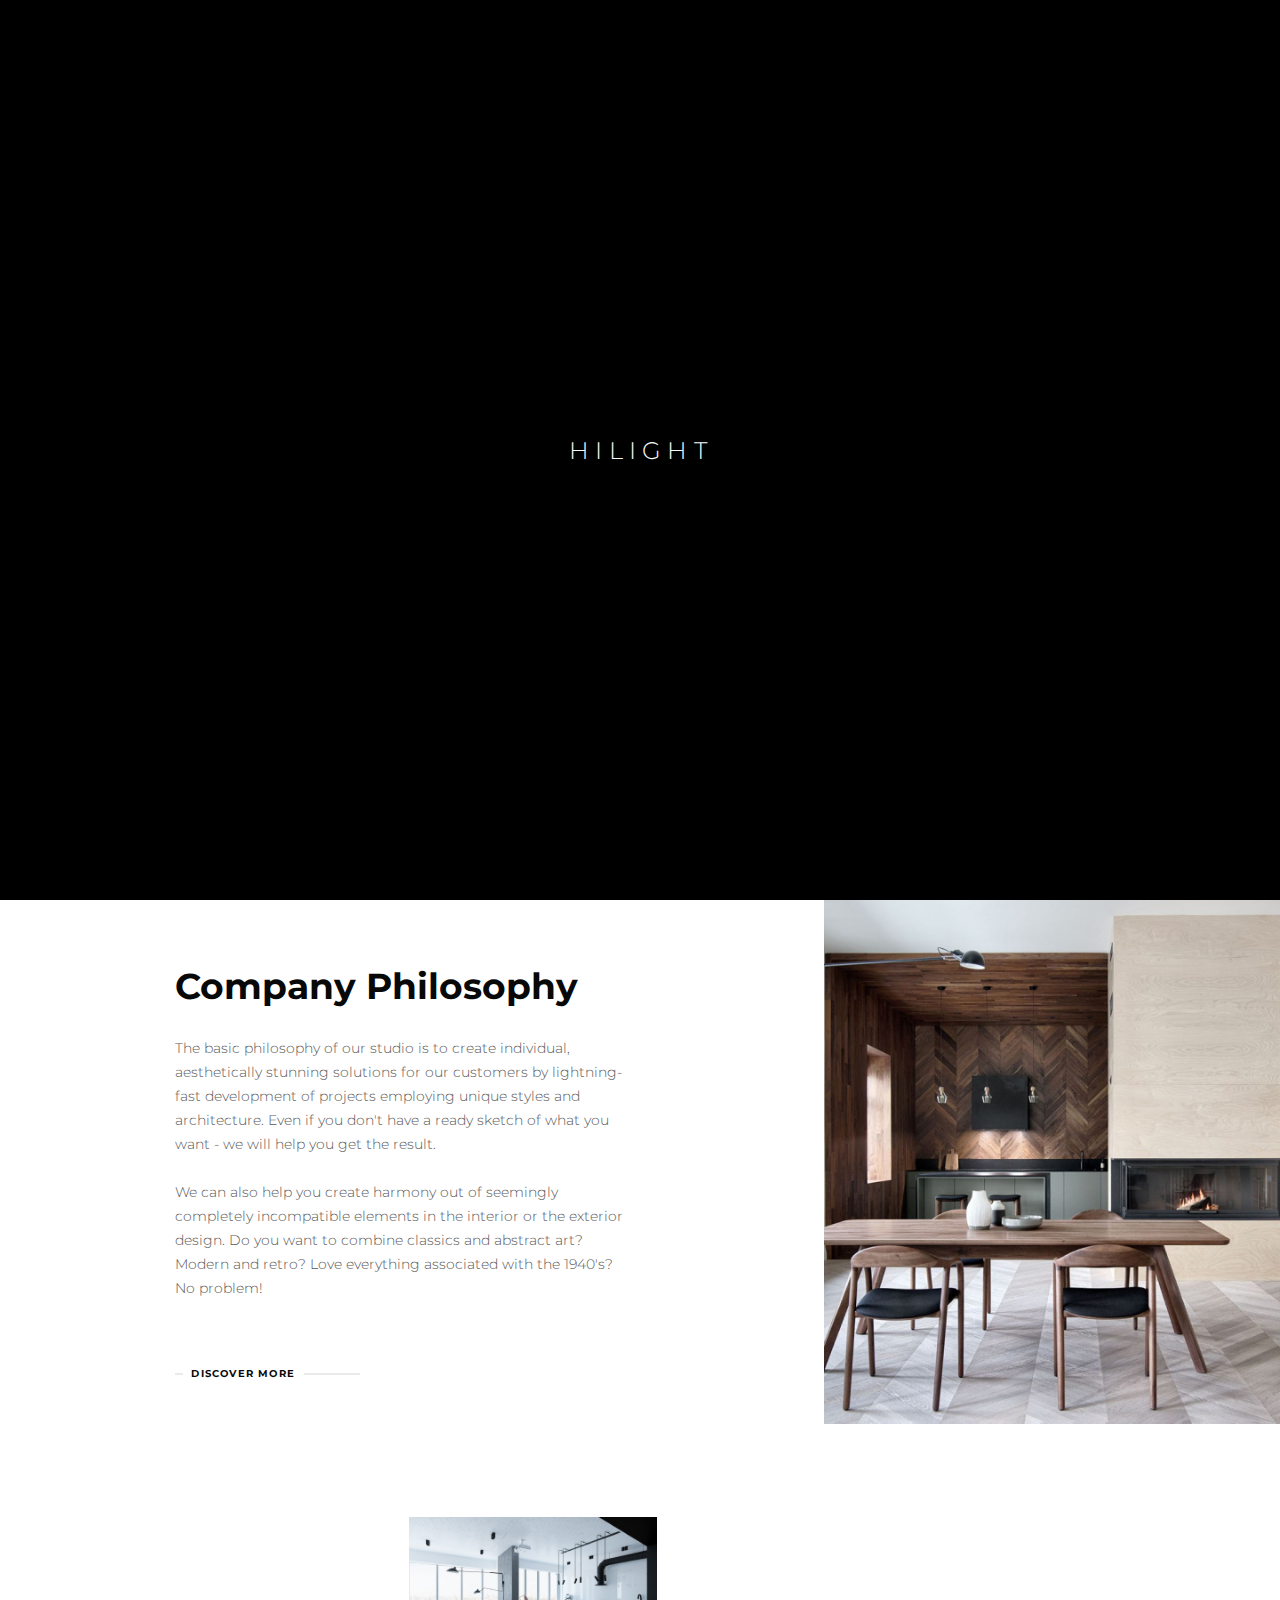
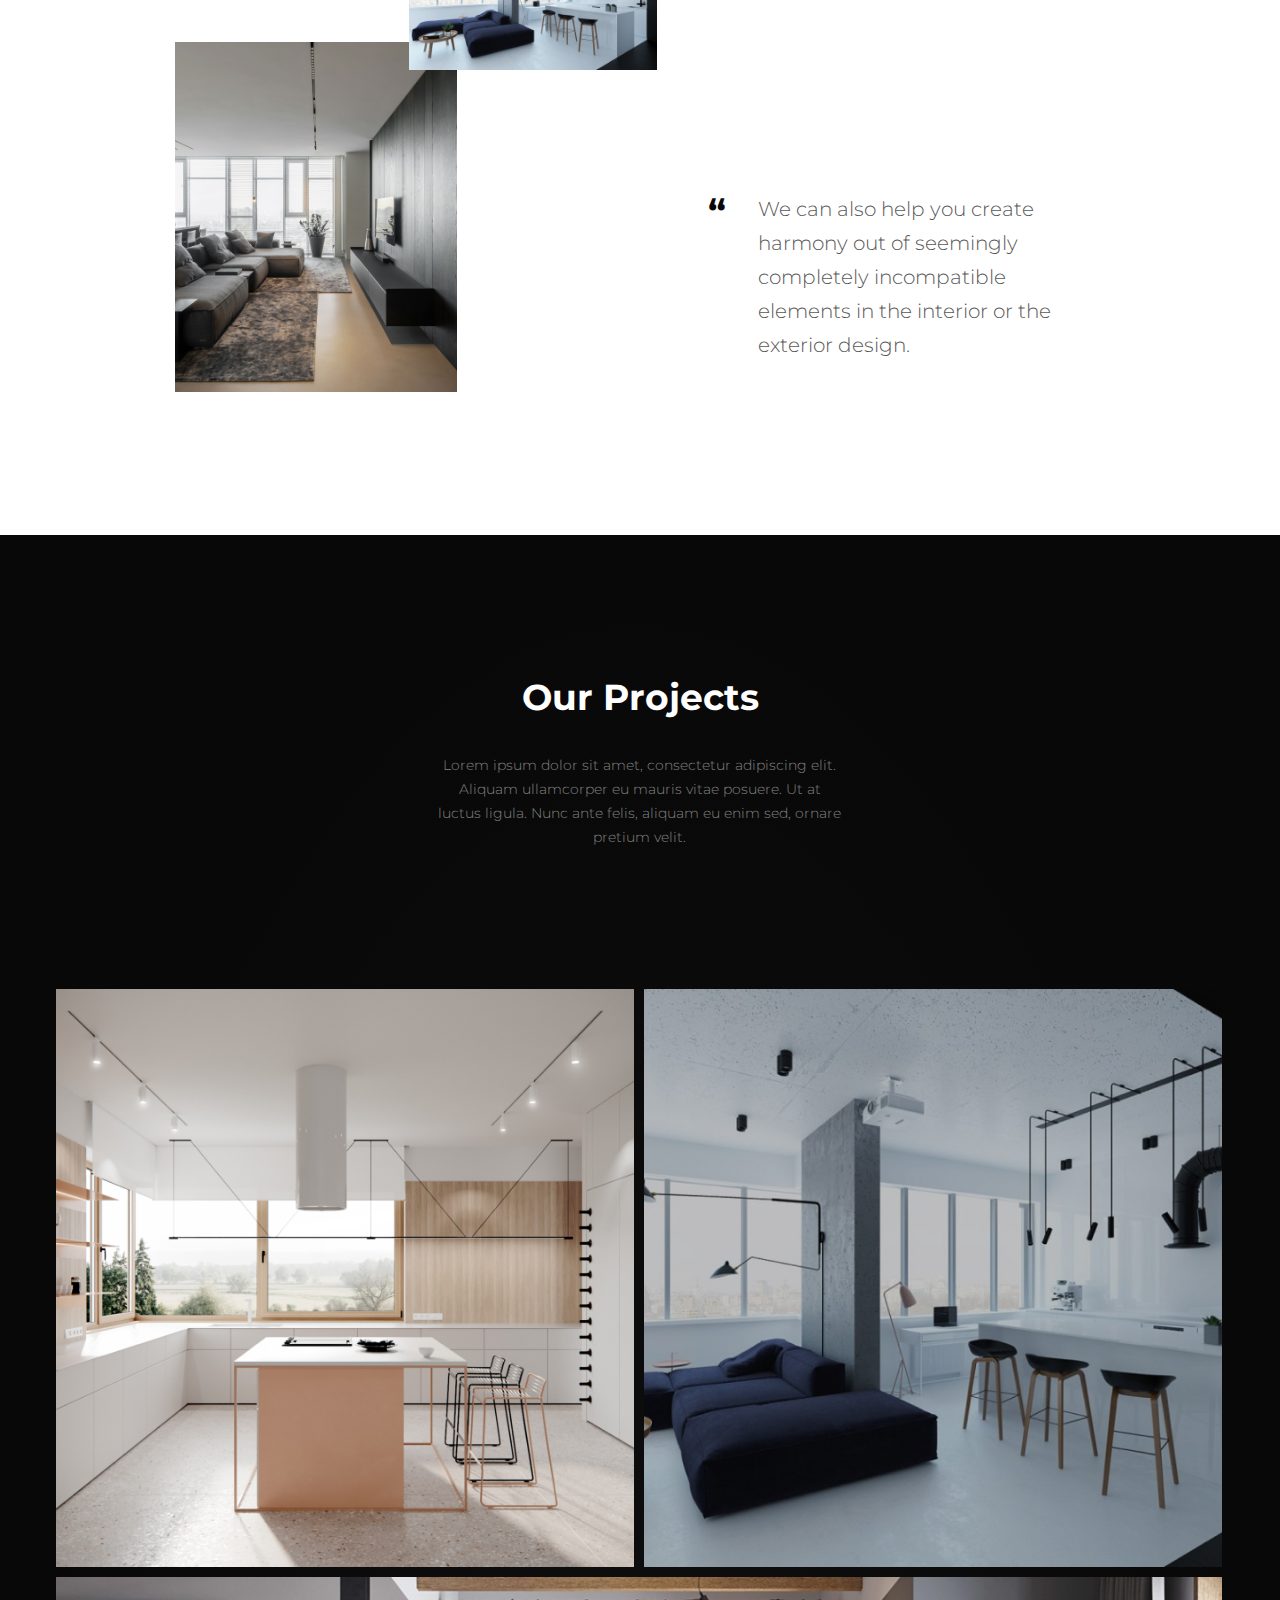
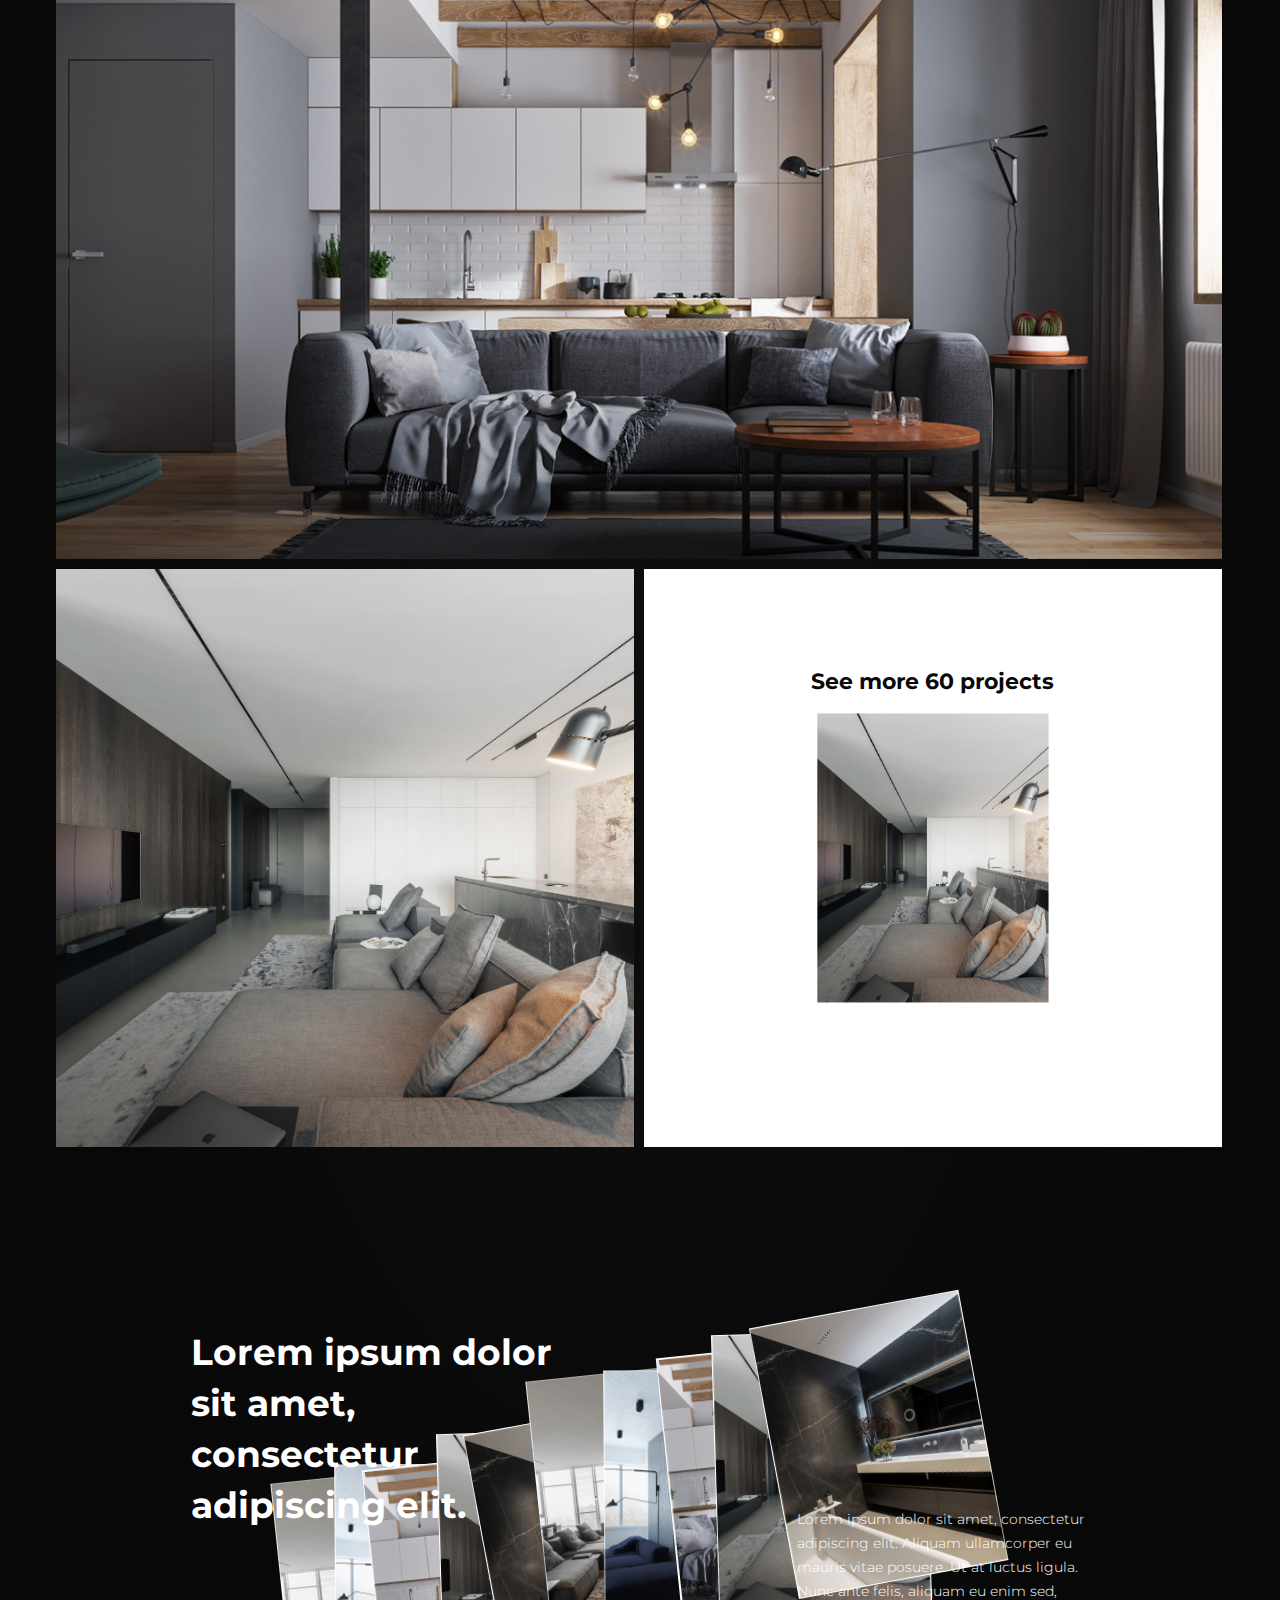
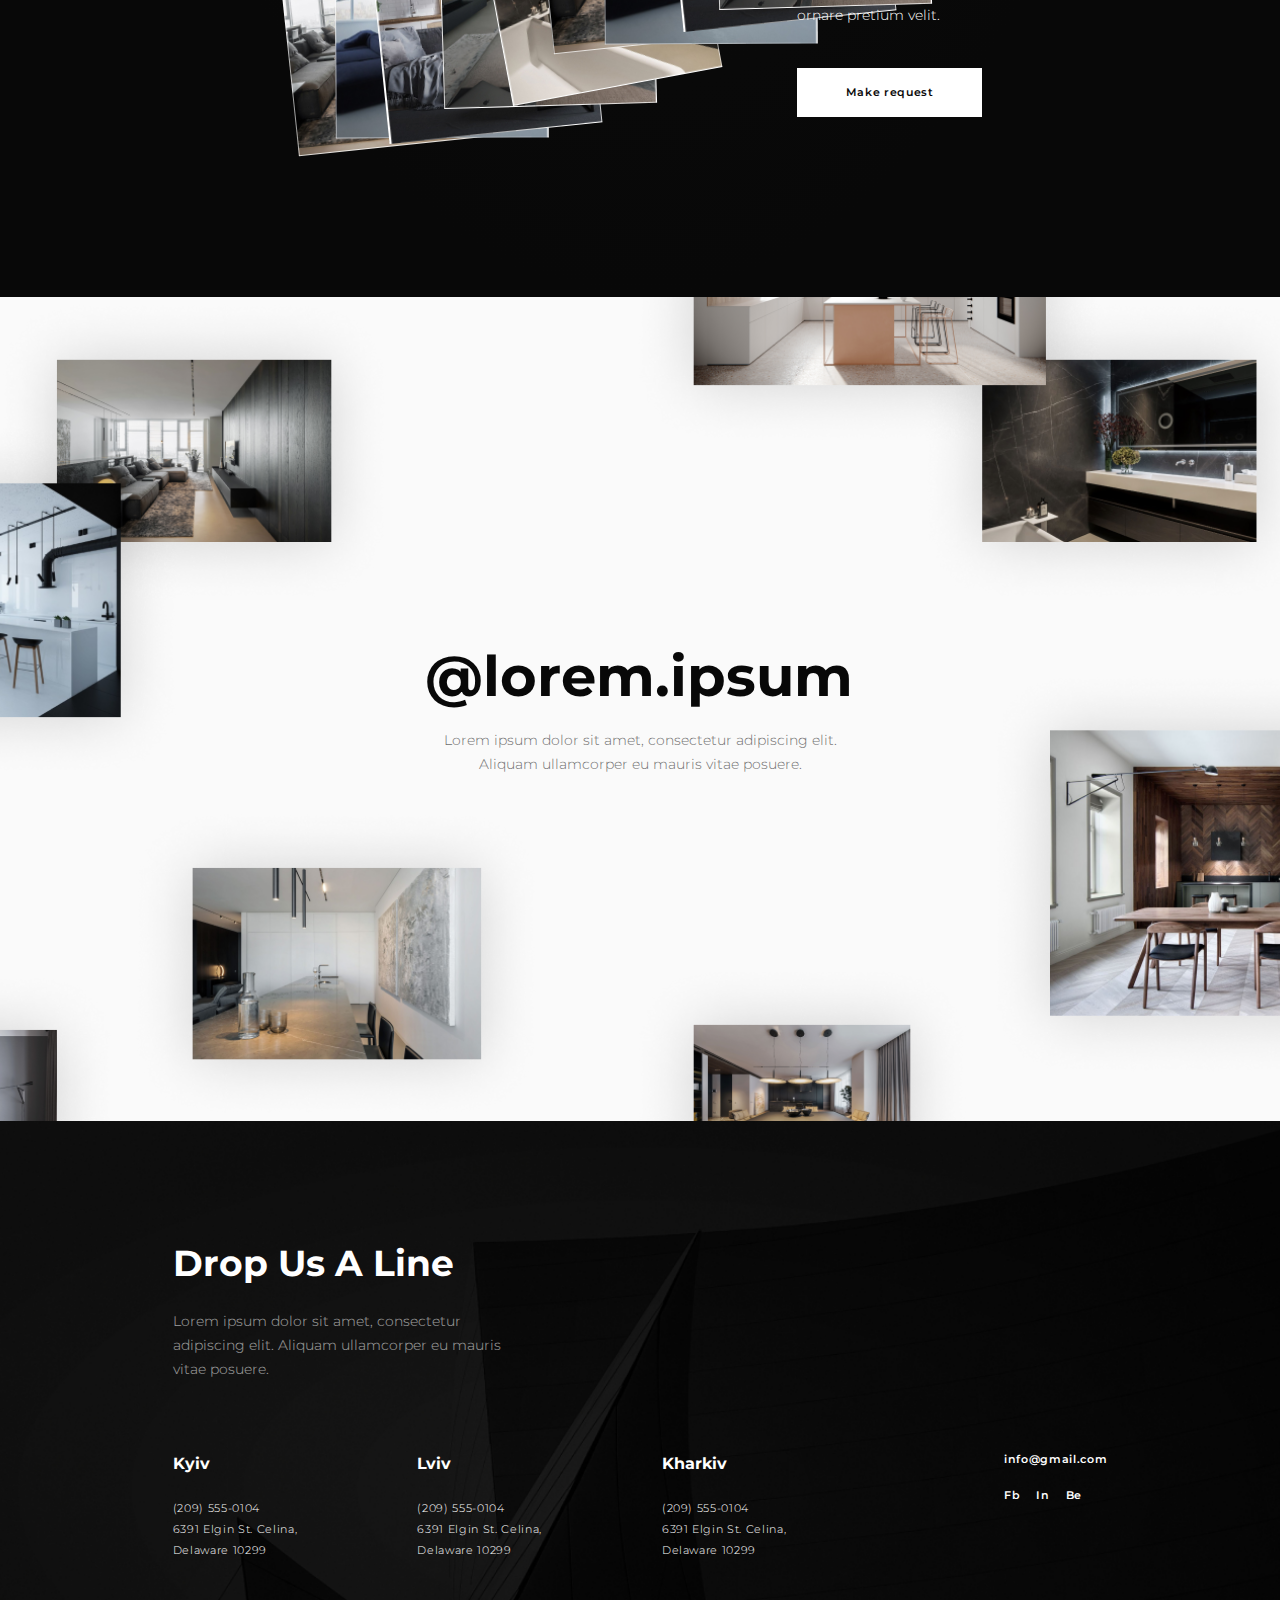
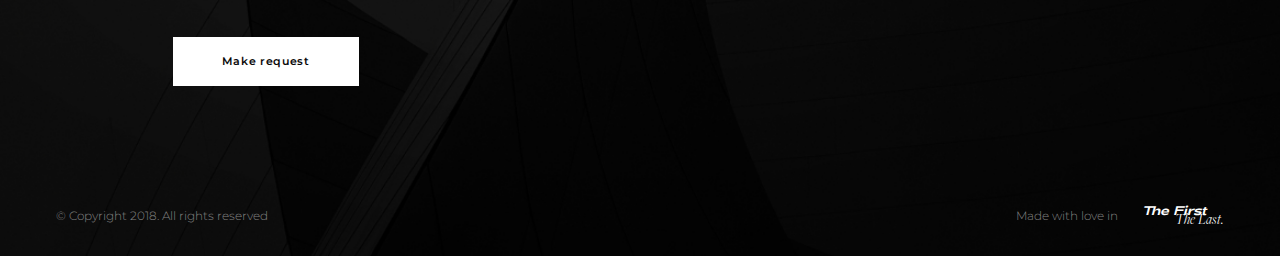
<file: index.html>
<!DOCTYPE html>
<html lang="en">
<head>
    <meta charset="UTF-8">
    <meta http-equiv="X-UA-Compatible" content="IE=edge">
    <meta name="viewport" content="width=device-width, initial-scale=1.0, user-scalable=no">
    <link rel="stylesheet" href="https://unpkg.com/swiper@8/swiper-bundle.min.css?_v=20220728175637"/>
    <link rel="stylesheet" href="css/style.min.css?_v=20220728175637">
    <title>Interior</title>
    <link href="https://fonts.googleapis.com/css2?family=Montserrat:wght@300;400;500;600;700&display=swap&_v=20220728175637" rel="stylesheet">
    <link href="https://fonts.googleapis.com/css2?family=Roboto&display=swap&_v=20220728175637" rel="stylesheet">
</head>
<body>
    <!-- PRELOADER -->

    <div id="preloader" class="preloader">
        <div class="preloader-loader flex">
            <span class="preloader-hi">HI</span>
            <span class="preloader-light">LIGHT</span>
            <span id="percents" class="percents">0</span>
        </div>
    </div>

    <!-- END PRELOADER -->
    <div class="popup">
    <button class="popup-close">&times;</button>
    <form action="" class="popup-form" id="popupForm">
        <div class="form-info flex">
            <h2 class="popup-title">Calculate the cost of work</h2>
            <input type="text" class="form-info__item" placeholder="Name">
            <input type="text" class="form-info__item" placeholder="Last name">
            <input type="tel" class="form-info__item" placeholder="Phone">
            <input type="text" class="form-info__item" placeholder="Your city">
            <input type="email" class="form-info__item" placeholder="Email">
            <div class="form-info__item">
                <div class="select-wrap">
                    <div class="select-button">Property type</div>
                    <ul class="select-list">
                        <li class="select-list__item">House</li>
                        <li class="select-list__item">Apartments</li>
                        <li class="select-list__item">Commerce</li>
                    </ul>
                </div>
            </div>
            <!-- <input type="text"  class="form-info__item select" placeholder="Property type"> -->
            <input type="text" class="form-info__item form-info__comment" placeholder="Your comment">
        </div>
        <div class="form-area">
            <h4 class="form-area__title">Area (m2)</h4>

            <div class="form-area__selection flex">
                <div class="area-selection__item">
                    <input type="radio" id="selection-item1" name="area" value="to 50">
                    <label for="selection-item1">to 50</label>                    
                </div>
                <div class="area-selection__item">
                    <input type="radio" id="selection-item2" name="area" value="50-150" checked>
                    <label for="selection-item2">50-150</label>                    
                </div>
                <div class="area-selection__item">
                    <input type="radio" id="selection-item3" name="area" value="150-250">
                    <label for="selection-item3">150-250</label>                    
                </div>
                <div class="area-selection__item">
                    <input type="radio" id="selection-item4" name="area" value="250-400">
                    <label for="selection-item4">250-400</label>                    
                </div>
                <div class="area-selection__item">
                    <input type="radio" id="selection-item5" name="area" value="400-600">
                    <label for="selection-item5">400-600</label>                    
                </div>
                <div class="area-selection__item">
                    <input type="radio" id="selection-item6" name="area" value="600-800">
                    <label for="selection-item6">600-800</label>                    
                </div>
                <div class="area-selection__item">
                    <input type="radio" id="selection-item7" name="area" value="800-1000">
                    <label for="selection-item7">800-1000</label>                    
                </div>
                <div class="area-selection__item">
                    <input type="radio" id="selection-item8" name="area" value="1000+">
                    <label for="selection-item8">1000+</label>                    
                </div>
            </div>

            <div class="form-area__buttons flex">
                <label for="file-upload" class="file-upload">
                    <div class="file-upload__button">
                        <svg width="9" height="9" viewBox="0 0 9 9" fill="none" xmlns="http://www.w3.org/2000/svg">
                            <rect y="4" width="9" height="1" fill="#3A3E4B"/>
                            <rect x="4" width="1" height="9" fill="#3A3E4B"/>
                        </svg>
                    </div>
                    <span>Attach your file</span>
                    File size not more than 10 MB
                    <input name="myFile" type="file" id="file-upload" class="form-area__file">
                </label>
                <input type="submit" value="Send Request" class="form-area__submit submit send" onclick="submitForm()">
            </div>
            
            <section class="upload-progress"></section>            
            <section class="upload-area"></section>
            
            <p class="form-area__descr">It is a long established fact that a reader will be distracted by the readable content of a page when looking at its layout. The point of using Lorem Ipsum is that it has a more-or-less normal distribution of letters, as opposed to using 'Content here, content here', making it look like readable English.</p>            
        </div>
    </form>
</div>
    <header class="header">
        <div class="container header-container flex">
    <a href="index.html" class="logo">Hilight</a>
    <!-- ---------------BURGER------------- -->
    <div class="header-burger">
        <span class="burger-menu__icon"></span>
        <span class="burger-menu__name">Menu</span>
    </div>
    <!-- ------------END-BURGER----------- -->
    <nav class="header-nav flex">
        <ul class="header-menu flex">
            <li class="header-menu__list home-link">
                <a href="index.html" class="header-menu__link">Home</a>
            </li>
            <li class="header-menu__list">
                <a href="projects.html" class="header-menu__link">Projects</a>
            </li>
            <li class="header-menu__list">
                <a href="about.html" class="header-menu__link">About us</a>
            </li>
            <li class="header-menu__list">
                <a href="blog.html" class="header-menu__link">Blog</a>
            </li>
            <li class="header-menu__list">
                <a href="contacts.html" class="header-menu__link">Contacts</a>
            </li>
        </ul>
        <button class="language">En</button>
        <button class="send header-nav__button popup-open">Send request</button>
    </nav>
</div>
    </header>
    <main>
        <section class="intro">
            <div class="intro-swiper swiper">
                <div class="intro-swiper__wrapper swiper-wrapper">
                    <div class="intro-swiper__slide swiper-slide">
                        <img src="img/header-slider/slide1.jpg" alt="slide1" class="intro-swiper__img">
                    </div>
                    <div class="intro-swiper__slide swiper-slide">
                        <img src="img/header-slider/slide2.jpg" alt="slide1" class="intro-swiper__img">
                    </div>
                    <div class="intro-swiper__slide swiper-slide">
                        <img src="img/header-slider/slide3.jpg" alt="slide1" class="intro-swiper__img">
                    </div>
                    <div class="intro-swiper__slide swiper-slide">
                        <img src="img/header-slider/slide4.jpg" alt="slide1" class="intro-swiper__img">
                    </div>
                </div>
                <div class="intro-main">
                    <h1 class="intro-main__title">Thoughtful making of space</h1>
                    <div class="intro-main__descr flex">
                        <a href="about.html" class="discover-link descr-more">Discover more</a>
                        <ul class="descr-pages flex">
                            <li><img src="img/svg-icons/arrow-left.svg" alt="prev" class="intro-swiper__button-prev"></li>
                            <li class="descr-pages__list">02</li>
                            <li class="descr-pages__progress"></li>
                            <li class="descr-pages__progress descr-pages__progress-opacity"></li>
                            <li class="descr-pages__list">04</li>
                            <li><img src="img/svg-icons/arrow-right.svg" alt="prev" class="intro-swiper__button-next"></li>
                        </ul>
                    </div>
                </div>
                <div class="intro-feedback flex">
                    <ul class="intro-feedback__social flex">
                        <li class="social-list">
                            <a href="#" class="social-link">Fb</a>
                        </li>
                        <li class="social-list">
                            <a href="#" class="social-link">In</a>
                        </li>
                        <li class="social-list">
                            <a href="#" class="social-link">Be</a>
                        </li>
                    </ul>
                    <div class="intro-feedback__geo--wrap">
                        <button class="intro-feedback__geo selectBtn">Berlin</button>                        
                        <ul class="city-selection">
                            <li class="city-selection__list">London</li>
                            <li class="city-selection__list">New York</li>
                            <li class="city-selection__list">Warsaw</li>
                            <li class="city-selection__list">Riga</li>
                            <li class="city-selection__list">Madrid</li>
                        </ul>
                    </div>
                    <a href="tel:+380935705222" class="intro-feedback__tel">+380935705222</a>
                    <a href="mailto:info@gmail.com" class="intro-feedback__mail">info@gmail.com</a>
                </div>
                <div class="next-project">
                    <a href="#" class="next-project__link">Next project</a>
                    <h3 class="next-project__title">Perfect proportions</h3>
                </div>
            </div>
        </section>
        <section class="philosophy">
            <div class="philosophy-wrap__right">
                <img src="img/philosophy-right.jpg" alt="philosophy" class="wrap-right__img">
            </div>
            <div class="container philosophy-container">
                <div class="philosophy-descr">
                    <h2 class="philosophy-descr__title">Company Philosophy</h2>
                    <p class="philosophy-descr__text1">The basic philosophy of our studio is to create individual, aesthetically stunning solutions for our customers by lightning-fast development of projects employing unique styles and architecture. Even if you don't have a ready sketch of what you want - we will help you get the result.</p>
                    <p class="philosophy-descr__text2">We can also help you create harmony out of seemingly completely incompatible elements in the interior or the exterior design. Do you want to combine classics and abstract art? Modern and retro? Love everything associated with the 1940's? No problem!</p>
                    <a href="about.html" class="discover-link philosophy-descr__more">Discover more</a>
                </div>
                <div class="philosophy-bottom-block flex">
                    <div class="philosophy-wrap__left">
                        <img src="img/philosophy-left.jpg" alt="philosophy" class="wrap-left__img">
                        <img src="img/philosophy-absolute.jpg" alt="philosophy" class="wrap-left__top-img">
                    </div>
                    <div class="philosophy-quote">
                        <blockquote class="philosophy-quote__text">We can also help you create harmony out of seemingly completely incompatible elements in the interior or the exterior design.</blockquote>
                    </div>
                </div>
            </div>
        </section>
        <section class="projects">
            <div class="container projects-container">
                <h2 class="project-title">Our projects</h2>
                <p class="project-descr">Lorem ipsum dolor sit amet, consectetur adipiscing elit. Aliquam ullamcorper eu mauris vitae posuere. Ut at luctus ligula. Nunc ante felis, aliquam eu enim sed, ornare pretium velit.</p>
                <div class="project-gallery">
                    <div class="project-gallery__item">
                        <ul class="item-descr__header flex">
                            <li>Lodz</li>
                            <li>16.10.2018</li>
                            <li>80 sq.m</li>
                        </ul>
                        <h4 class="item-descr__title">Residence by the lighthouse</h4>
                        <a href="project.html" class="project-gallery__link">
                            <img src="img/gallery/photo1.jpg" alt="photo-gallery" class="project-gallery__img">
                        </a>
                    </div>
                    <div class="project-gallery__item">
                        <ul class="item-descr__header flex">
                            <li>Lodz</li>
                            <li>16.10.2018</li>
                            <li>80 sq.m</li>
                        </ul>
                        <h4 class="item-descr__title">Residence by the lighthouse</h4>
                        <a href="project.html" class="project-gallery__link">
                            <img src="img/gallery/photo2.jpg" alt="photo-gallery" class="project-gallery__img">
                        </a>
                    </div>
                    <div class="project-gallery__item gallery-item__big">
                        <ul class="item-descr__header flex">
                            <li>Lodz</li>
                            <li>16.10.2018</li>
                            <li>80 sq.m</li>
                        </ul>
                        <h4 class="item-descr__title">Residence by the lighthouse</h4>
                        <a href="project.html" class="project-gallery__link">
                            <img src="img/gallery/photo3.jpg" alt="photo-gallery" class="project-gallery__img">
                        </a>
                    </div>
                    <div class="project-gallery__item">
                        <ul class="item-descr__header flex">
                            <li>Lodz</li>
                            <li>16.10.2018</li>
                            <li>80 sq.m</li>
                        </ul>
                        <h4 class="item-descr__title">Residence by the lighthouse</h4>
                        <a href="project.html" class="project-gallery__link">
                            <img src="img/gallery/photo4.jpg" alt="photo-gallery" class="project-gallery__img">
                        </a>
                    </div>
                    <div class="project-gallery__item projects-link">
                        <a href="projects.html" class="project-gallery__text">See more 60 projects</a>
                        <a href="projects.html" class="project-gallery__link">
                            <img src="img/gallery/photo4.jpg" alt="photo-gallery" class="project-gallery__img">
                        </a>
                    </div>
                </div>
                <div class="request">
                    <div class="request-container flex">
    <h2 class="request-title">Lorem ipsum dolor sit amet, consectetur adipiscing elit.</h2>
    <div class="request-descr">
        <p class="request-descr__text">Lorem ipsum dolor sit amet, consectetur adipiscing elit. Aliquam ullamcorper eu mauris vitae posuere. Ut at luctus ligula. Nunc ante felis, aliquam eu enim sed, ornare pretium velit.</p>
        <button class="request-descr__button popup-make">Make request</button>                    
    </div>
    <div class="request-gallery">
        <div class="request-gallery__item gallery-item__1"><img src="img/request-gallery/img1.jpg" alt="gallery__img" class="request-gallery__img"></div>
        <div class="request-gallery__item gallery-item__2"><img src="img/request-gallery/img2.jpg" alt="gallery__img" class="request-gallery__img"></div>
        <div class="request-gallery__item gallery-item__3"><img src="img/request-gallery/img3.jpg" alt="gallery__img" class="request-gallery__img"></div>
        <div class="request-gallery__item gallery-item__4"><img src="img/request-gallery/img4.jpg" alt="gallery__img" class="request-gallery__img"></div>
        <div class="request-gallery__item gallery-item__5"><img src="img/request-gallery/img5.jpg" alt="gallery__img" class="request-gallery__img"></div>
        <div class="request-gallery__item gallery-item__6"><img src="img/request-gallery/img1.jpg" alt="gallery__img" class="request-gallery__img"></div>
        <div class="request-gallery__item gallery-item__7"><img src="img/request-gallery/img2.jpg" alt="gallery__img" class="request-gallery__img"></div>
        <div class="request-gallery__item gallery-item__8"><img src="img/request-gallery/img3.jpg" alt="gallery__img" class="request-gallery__img"></div>
        <div class="request-gallery__item gallery-item__9"><img src="img/request-gallery/img4.jpg" alt="gallery__img" class="request-gallery__img"></div>
        <div class="request-gallery__item gallery-item__10"><img src="img/request-gallery/img5.jpg" alt="gallery__img" class="request-gallery__img"></div>
    </div>
</div>
                </div>
            </div>
        </section>
        <section class="circular-gallery">
            
<div class="container circular-gallery__container">
    <div class="circular-gallery__descr">
        <h3 class="circular-gallery__title">@lorem.ipsum</h3>
        <p class="circular-gallery__text">Lorem ipsum dolor sit amet, consectetur adipiscing elit. Aliquam ullamcorper eu mauris vitae posuere. </p>
    </div>
</div>
        </section>
        <section class="contacts">
            <div class="container contacts-container">
    <h2 class="contacts-title">Drop us a line</h2>
    <p class="contacts-descr">Lorem ipsum dolor sit amet, consectetur adipiscing elit. Aliquam ullamcorper eu mauris vitae posuere.</p>
    <div class="contacts-items flex">
        <div class="contacts-addresses flex">
            <div class="addresses-item">
                <h4 class="addresses-item__town">Kyiv</h4>
                <a href="tel:+380972283416" class="addresses-item__phone">(209) 555-0104</a>
                <p class="addresses-item__street">6391 Elgin St. Celina,</p>
                <p class="addresses-item__home">Delaware 10299</p>
            </div>
            <div class="addresses-item">
                <h4 class="addresses-item__town">Lviv</h4>
                <a href="tel:+380972283416" class="addresses-item__phone">(209) 555-0104</a>
                <p class="addresses-item__street">6391 Elgin St. Celina,</p>
                <p class="addresses-item__home">Delaware 10299</p>
            </div>
            <div class="addresses-item">
                <h4 class="addresses-item__town">Kharkiv</h4>
                <a href="tel:+380972283416" class="addresses-item__phone">(209) 555-0104</a>
                <p class="addresses-item__street">6391 Elgin St. Celina,</p>
                <p class="addresses-item__home">Delaware 10299</p>
            </div>
        </div>
        <div class="contacts-social">
            <a href="mailto:info@gmail.com" class="contacts-social__mail">info@gmail.com</a>
            <ul class="contacts-social__links flex">
                <li class="contacts-social__list">
                    <a href="#" class="contacts-social__link">Fb</a>
                </li>
                <li class="contacts-social__list">
                    <a href="#" class="contacts-social__link">In</a>
                </li>
                <li class="contacts-social__list">
                    <a href="#" class="contacts-social__link">Be</a>
                </li>
            </ul>
        </div>
    </div>
    <button class="request-descr__button popup-make">Make request</button>
</div>
        </section>
    </main>
    <footer class="footer">
        
<div class="container footer-container flex">
    <p class="footer-copy">© Copyright 2018. All rights reserved</p>
    <div class="footer-slogan flex">
        <p class="slogan-left">Made with love in</p>
        <div class="slogan-right flex">
            <p class="slogan-right__first">The First</p>
            <p class="slogan-right__last">The Last.</p>
        </div>
    </div>
</div>
    </footer>
    <script src="https://ajax.googleapis.com/ajax/libs/jquery/1.9.1/jquery.min.js?_v=20220728175637"></script>
    <script src="https://code.jquery.com/jquery-3.6.0.min.js?_v=20220728175637" integrity="sha256-/xUj+3OJU5yExlq6GSYGSHk7tPXikynS7ogEvDej/m4=" crossorigin="anonymous"></script>
    <script src="https://unpkg.com/swiper@8/swiper-bundle.min.js?_v=20220728175637"></script>
    <script>
        const preloader = document.querySelector('.preloader')
        const percents = document.querySelector('.percents')
        const preloaderLight = document.querySelector('.preloader-light')

        let images = document.images,
            images_total_count = images.length,
            images_loaded_count = 0;

        for (var i = 0; i < images_total_count; i++) {
            image_clone = new Image();
            image_clone.onload = image_loaded;
            image_clone.onerror = image_loaded;
            image_clone.src = images[i].src;
        }

        console.log(images_total_count);
        console.log(images_loaded_count);

        function image_loaded() {
            images_loaded_count++;
            percents.innerHTML = (((100 / images_total_count) * images_loaded_count) << 0) + '%';
            if(images_loaded_count >= images_total_count){
                percents.classList.add('percents--hide')
                preloaderLight.classList.add('preloader-light--show')
                setTimeout(function(){            
                    preloader.classList.add('preloader--hide')
                }, 1000);
            }
        }
    </script>
    <script src="js/main.js?_v=20220728175637"></script>
</body>
</html>
</file>
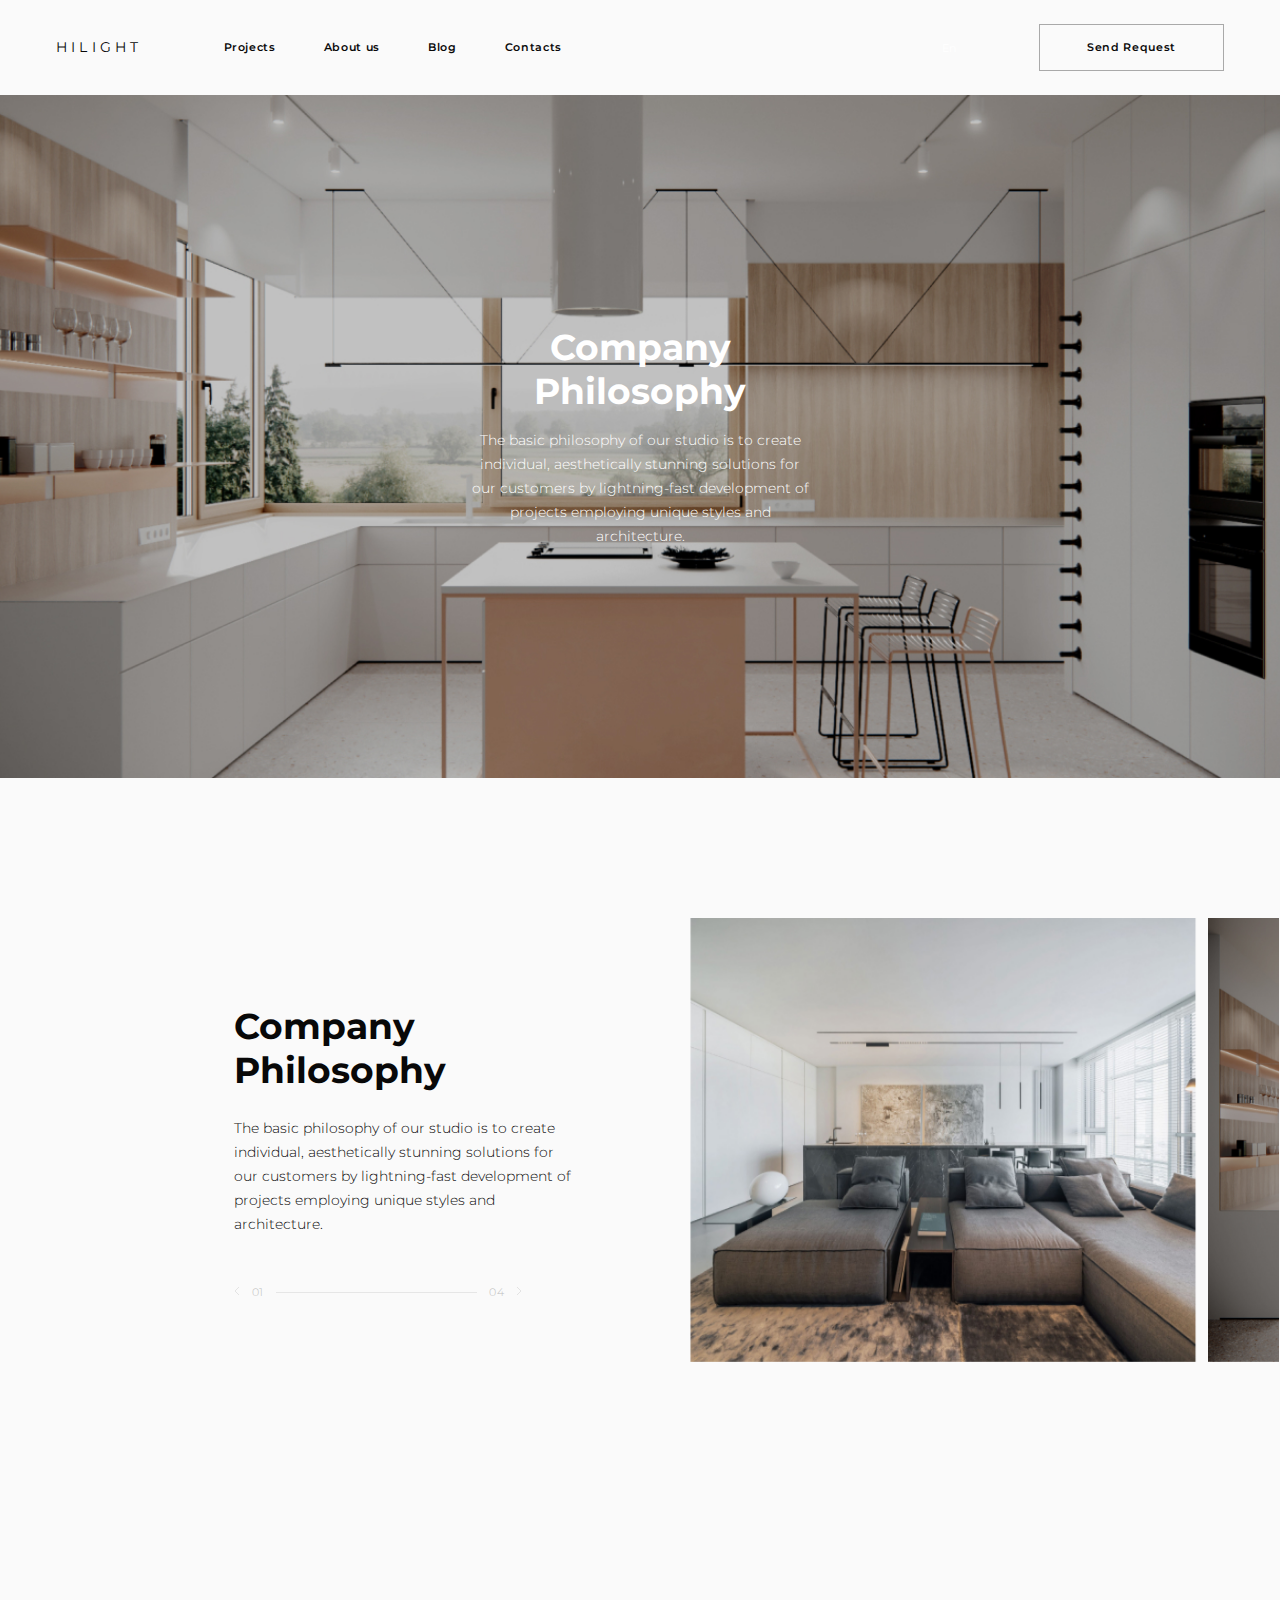
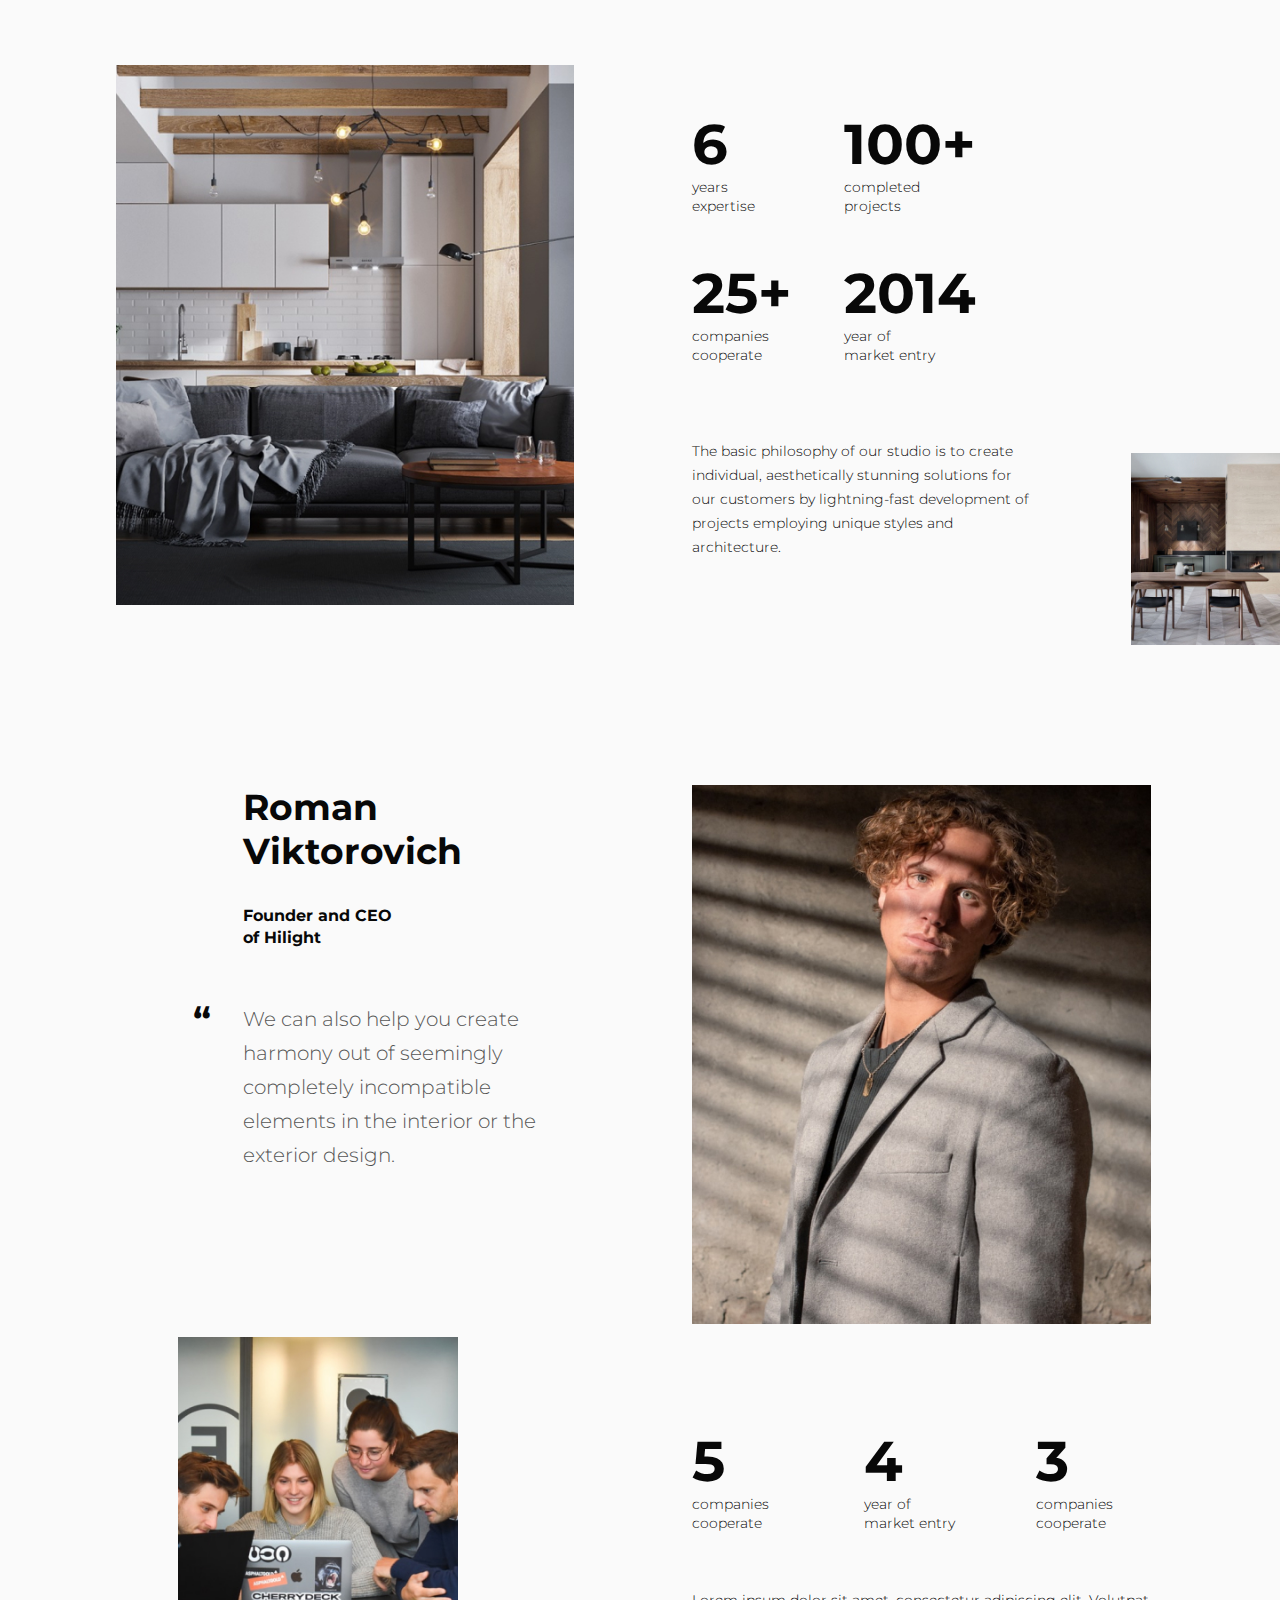
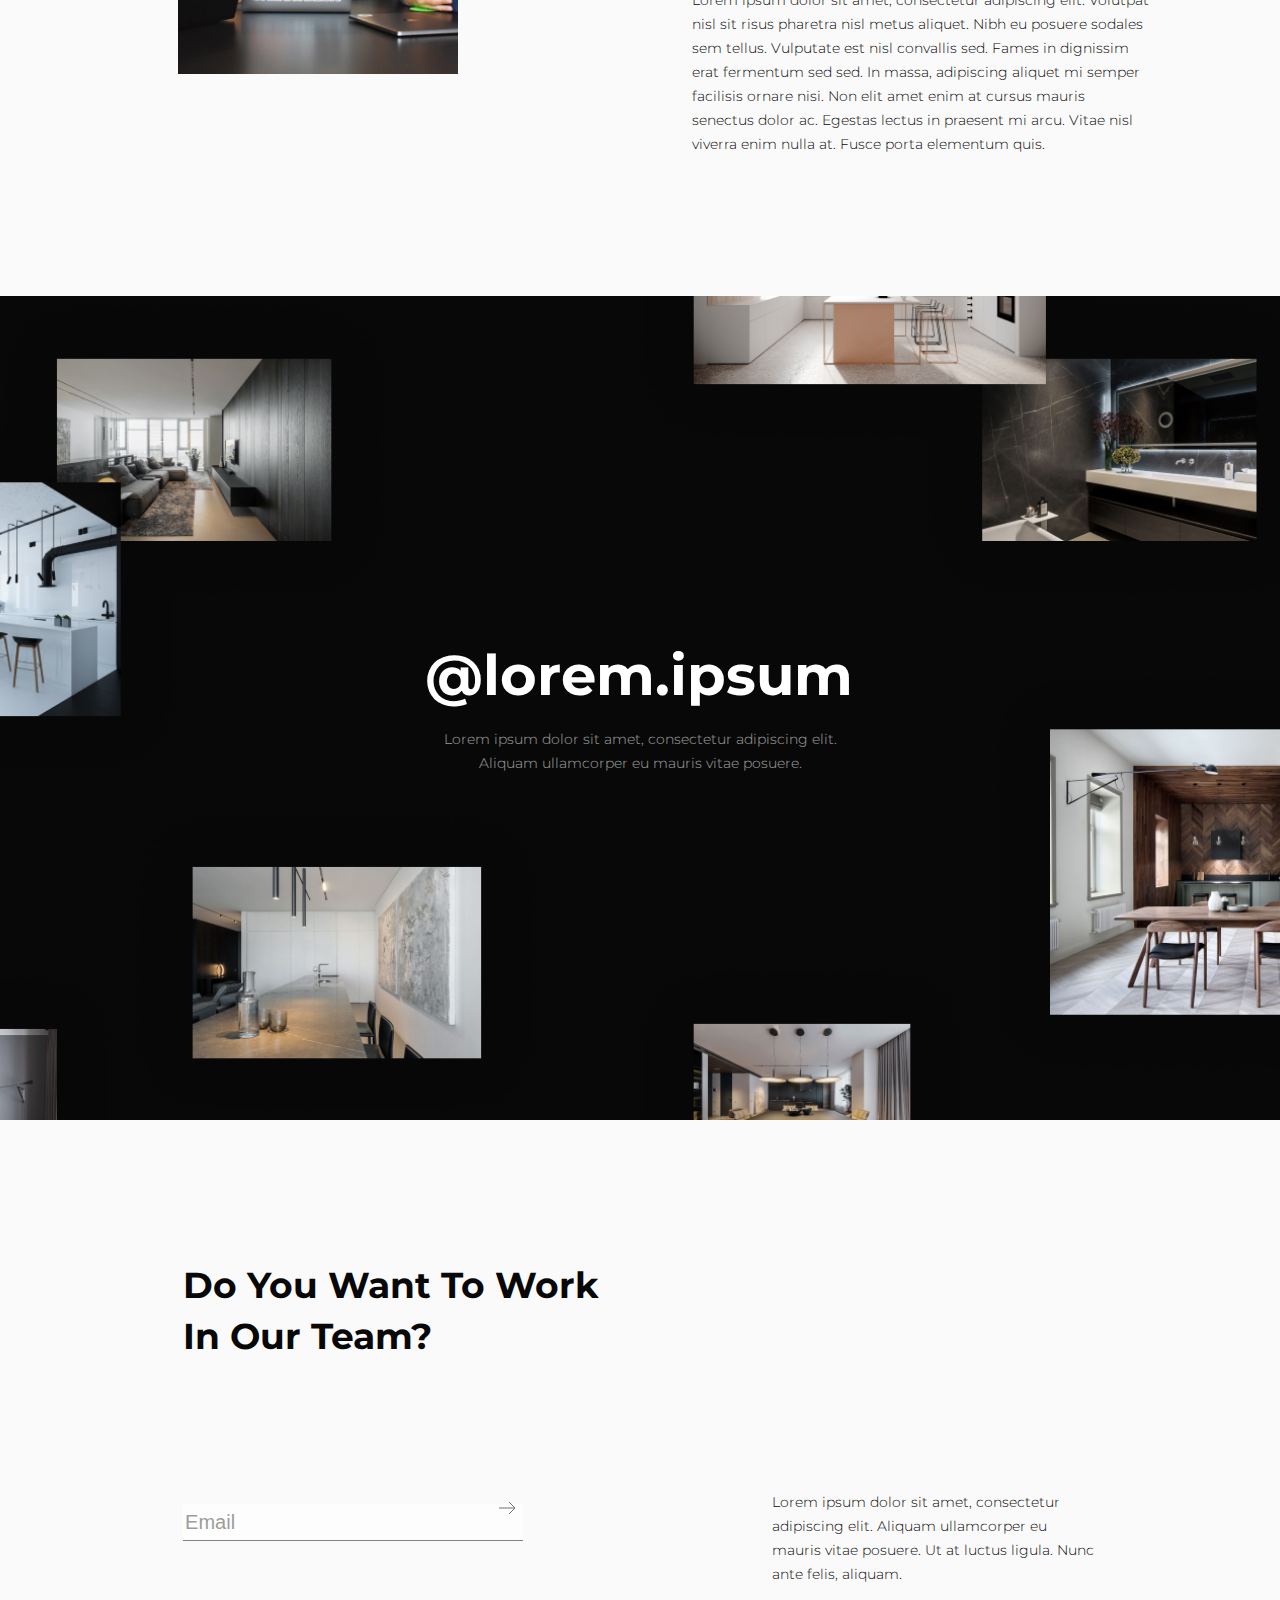
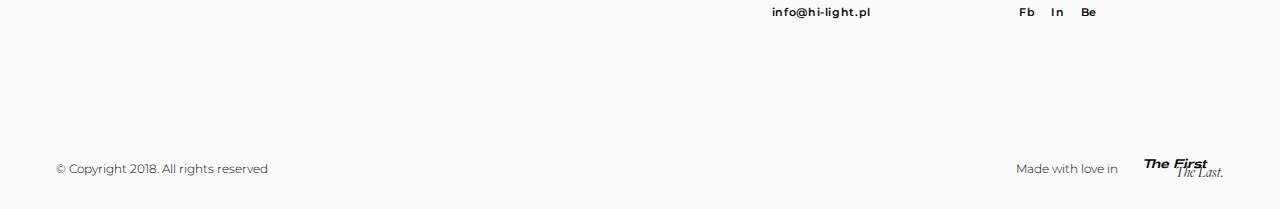
<file: about.html>
<!DOCTYPE html>
<html lang="en">
<head>
    <meta charset="UTF-8">
    <meta http-equiv="X-UA-Compatible" content="IE=edge">
    <meta name="viewport" content="width=device-width, initial-scale=1.0, user-scalable=no">
    <link rel="stylesheet" href="https://unpkg.com/swiper@8/swiper-bundle.min.css?_v=20220728175637"/>
    <link rel="stylesheet" href="css/style.min.css?_v=20220728175637">
    <title>Interior</title>
    <link href="https://fonts.googleapis.com/css2?family=Montserrat:wght@300;400;500;600;700&display=swap&_v=20220728175637" rel="stylesheet">
    <link href="https://fonts.googleapis.com/css2?family=Roboto&display=swap&_v=20220728175637" rel="stylesheet">
</head>
<body class="about-body">
    <div class="popup">
    <button class="popup-close">&times;</button>
    <form action="" class="popup-form" id="popupForm">
        <div class="form-info flex">
            <h2 class="popup-title">Calculate the cost of work</h2>
            <input type="text" class="form-info__item" placeholder="Name">
            <input type="text" class="form-info__item" placeholder="Last name">
            <input type="tel" class="form-info__item" placeholder="Phone">
            <input type="text" class="form-info__item" placeholder="Your city">
            <input type="email" class="form-info__item" placeholder="Email">
            <div class="form-info__item">
                <div class="select-wrap">
                    <div class="select-button">Property type</div>
                    <ul class="select-list">
                        <li class="select-list__item">House</li>
                        <li class="select-list__item">Apartments</li>
                        <li class="select-list__item">Commerce</li>
                    </ul>
                </div>
            </div>
            <!-- <input type="text"  class="form-info__item select" placeholder="Property type"> -->
            <input type="text" class="form-info__item form-info__comment" placeholder="Your comment">
        </div>
        <div class="form-area">
            <h4 class="form-area__title">Area (m2)</h4>

            <div class="form-area__selection flex">
                <div class="area-selection__item">
                    <input type="radio" id="selection-item1" name="area" value="to 50">
                    <label for="selection-item1">to 50</label>                    
                </div>
                <div class="area-selection__item">
                    <input type="radio" id="selection-item2" name="area" value="50-150" checked>
                    <label for="selection-item2">50-150</label>                    
                </div>
                <div class="area-selection__item">
                    <input type="radio" id="selection-item3" name="area" value="150-250">
                    <label for="selection-item3">150-250</label>                    
                </div>
                <div class="area-selection__item">
                    <input type="radio" id="selection-item4" name="area" value="250-400">
                    <label for="selection-item4">250-400</label>                    
                </div>
                <div class="area-selection__item">
                    <input type="radio" id="selection-item5" name="area" value="400-600">
                    <label for="selection-item5">400-600</label>                    
                </div>
                <div class="area-selection__item">
                    <input type="radio" id="selection-item6" name="area" value="600-800">
                    <label for="selection-item6">600-800</label>                    
                </div>
                <div class="area-selection__item">
                    <input type="radio" id="selection-item7" name="area" value="800-1000">
                    <label for="selection-item7">800-1000</label>                    
                </div>
                <div class="area-selection__item">
                    <input type="radio" id="selection-item8" name="area" value="1000+">
                    <label for="selection-item8">1000+</label>                    
                </div>
            </div>

            <div class="form-area__buttons flex">
                <label for="file-upload" class="file-upload">
                    <div class="file-upload__button">
                        <svg width="9" height="9" viewBox="0 0 9 9" fill="none" xmlns="http://www.w3.org/2000/svg">
                            <rect y="4" width="9" height="1" fill="#3A3E4B"/>
                            <rect x="4" width="1" height="9" fill="#3A3E4B"/>
                        </svg>
                    </div>
                    <span>Attach your file</span>
                    File size not more than 10 MB
                    <input name="myFile" type="file" id="file-upload" class="form-area__file">
                </label>
                <input type="submit" value="Send Request" class="form-area__submit submit send" onclick="submitForm()">
            </div>
            
            <section class="upload-progress"></section>            
            <section class="upload-area"></section>
            
            <p class="form-area__descr">It is a long established fact that a reader will be distracted by the readable content of a page when looking at its layout. The point of using Lorem Ipsum is that it has a more-or-less normal distribution of letters, as opposed to using 'Content here, content here', making it look like readable English.</p>            
        </div>
    </form>
</div>
    <header class="header header__about-page header--dark">
        <div class="container header-container flex">
    <a href="index.html" class="logo">Hilight</a>
    <!-- ---------------BURGER------------- -->
    <div class="header-burger">
        <span class="burger-menu__icon"></span>
        <span class="burger-menu__name">Menu</span>
    </div>
    <!-- ------------END-BURGER----------- -->
    <nav class="header-nav flex">
        <ul class="header-menu flex">
            <li class="header-menu__list home-link">
                <a href="index.html" class="header-menu__link">Home</a>
            </li>
            <li class="header-menu__list">
                <a href="projects.html" class="header-menu__link">Projects</a>
            </li>
            <li class="header-menu__list">
                <a href="about.html" class="header-menu__link">About us</a>
            </li>
            <li class="header-menu__list">
                <a href="blog.html" class="header-menu__link">Blog</a>
            </li>
            <li class="header-menu__list">
                <a href="contacts.html" class="header-menu__link">Contacts</a>
            </li>
        </ul>
        <button class="language">En</button>
        <button class="send header-nav__button popup-open">Send request</button>
    </nav>
</div>
    </header>
    <main>
        <section class="about-intro">
            <div class="about-intro__container">
                <h1 class="about-intro__title">Company Philosophy</h1>
                <p class="about-intro__descr">The basic philosophy of our studio is to create individual, aesthetically stunning solutions for our customers by lightning-fast development of projects employing unique styles and architecture.</p>
            </div>
        </section>

        <section class="about-philosophy">
            <div class="about-philosophy__container flex">
                <div class="about-philosophy__descr">
                    <h2 class="about-philosophy__title">Company Philosophy</h2>
                    <p class="about-philosophy__text">The basic philosophy of our studio is to create individual, aesthetically stunning solutions for our customers by lightning-fast development of projects employing unique styles and architecture.</p>
                    <ul class="about-philosophy__slider-arrow flex">
                        <li><img src="img/svg-icons/about-philosophy__prev.svg" alt="prev" class="about-philosophy__prev"></li>
                        <li>01</li>
                        <li class="about-philosophy__progress"></li>
                        <li>04</li>
                        <li><img src="img/svg-icons/about-philosophy__next.svg" alt="next" class="about-philosophy__next"></li>
                    </ul>
                </div>
                <div class="about-philosophy__slider swiper">
                    <div class="about-philosophy__slider-wrapper swiper-wrapper">

                        <div class="about-philosophy__slider-slide swiper-slide">
                            <img src="img/about-slider.jpg" alt="slide1" class="about-philosophy__slider-img">
                        </div>

                        <div class="about-philosophy__slider-slide swiper-slide">
                            <img src="img/header-slider/slide1.jpg" alt="slide1" class="about-philosophy__slider-img">
                        </div>

                        <div class="about-philosophy__slider-slide swiper-slide">
                            <img src="img/header-slider/slide2.jpg" alt="slide1" class="about-philosophy__slider-img">
                        </div>

                        <div class="about-philosophy__slider-slide swiper-slide">
                            <img src="img/header-slider/slide3.jpg" alt="slide1" class="about-philosophy__slider-img">
                        </div>

                    </div>
                </div>
            </div>
        </section>

        <section class="about-achievements">
            <img src="img/achievements__mini-bg.jpg" alt="achievements__mini" class="achievements__absolute-img">
            <div class="achievements__container container flex">
                <img src="img/achievements__bg.jpg" alt="achievements" class="achievements__img">
                <div class="achievements__descr">
                    <ul class="achievements__descr-items flex">
                        <li class="achievements__descr-item"><span>6</span><br>years<br>expertise</li>
                        <li class="achievements__descr-item"><span>100+</span><br>completed<br>projects</li>
                        <li class="achievements__descr-item"><span>25+</span><br>companies<br>cooperate</li>
                        <li class="achievements__descr-item"><span>2014</span><br>year of<br>market entry</li>
                    </ul>
                    <p class="achievements__descr-text">The basic philosophy of our studio is to create individual, aesthetically stunning solutions for our customers by lightning-fast development of projects employing unique styles and architecture.</p>
                </div>
            </div>
        </section>

        <section class="about-founder">
            <div class="about-founder__container container flex">
                <div class="about-founder__left-column">
                    <h2 class="about-founder__title">Roman Viktorovich</h2>
                    <p class="about-founder__job-title">Founder and CEO<br>of Hilight</p>
                    <div class="philosophy-quote about-founder__quote">
                        <blockquote class="philosophy-quote__text about-founder__quote-text">We can also help you create harmony out of seemingly completely incompatible elements in the interior or the exterior design.</blockquote>
                    </div>
                    <img src="img/about-command.jpg" alt="command" class="about-founder__command-photo">
                </div>
                <div class="about-founder__right-column">
                    <img src="img/about-founder-photo.jpg" alt="founder-photo" class="about-founder__photo">
                    <ul class="about-founder__scills flex">
                        <li><span>5</span><br>companies cooperate</li>
                        <li><span>4</span><br>year of<br>market entry</li>
                        <li><span>3</span><br>companies cooperate</li>
                    </ul>
                    <p class="about-founder__descr">Lorem ipsum dolor sit amet, consectetur adipiscing elit. Volutpat nisl sit risus pharetra nisl metus aliquet. Nibh eu posuere sodales sem tellus. Vulputate est nisl convallis sed. Fames in dignissim erat fermentum sed sed. In massa, adipiscing aliquet mi semper facilisis ornare nisi. Non elit amet enim at cursus mauris senectus dolor ac. Egestas lectus in praesent mi arcu. Vitae nisl viverra enim nulla at. Fusce porta elementum quis.</p>
                </div>
            </div>
        </section>

        <section class="circular-gallery circular-gallery__about-page">
            
<div class="container circular-gallery__container">
    <div class="circular-gallery__descr">
        <h3 class="circular-gallery__title">@lorem.ipsum</h3>
        <p class="circular-gallery__text">Lorem ipsum dolor sit amet, consectetur adipiscing elit. Aliquam ullamcorper eu mauris vitae posuere. </p>
    </div>
</div>
        </section>

        <section class="about-vacancy">
            <div class="about-vacancy__container container">
                <h2 class="about-vacancy__title">Do you want to work in our team?</h2>
                <div class="about-vacancy__feedback flex">
                    <form method="get" class="feedback-form flex">
                        <input type="email" class="feedback-form__email" placeholder="Email">
                        <input type="submit" value="" class="feedback-form__submit">
                    </form>
                    <div class="feedback-block">
                        <p class="feedback-block__text">Lorem ipsum dolor sit amet, consectetur adipiscing elit. Aliquam ullamcorper eu mauris vitae posuere. Ut at luctus ligula. Nunc ante felis, aliquam.</p>
                        <div class="feedback-block__links flex">
                            <a href="mailto:info@hi-light.pl" class="links-mail">info@hi-light.pl</a>
                            <ul class="links-social flex">
                                <li><a href="#">Fb</a></li>
                                <li><a href="#">In</a></li>
                                <li><a href="#">Be</a></li>
                            </ul>
                        </div>
                    </div>
                </div>
            </div>
        </section>
    </main>
    <footer class="footer about-footer">
        
<div class="container footer-container flex">
    <p class="footer-copy">© Copyright 2018. All rights reserved</p>
    <div class="footer-slogan flex">
        <p class="slogan-left">Made with love in</p>
        <div class="slogan-right flex">
            <p class="slogan-right__first">The First</p>
            <p class="slogan-right__last">The Last.</p>
        </div>
    </div>
</div>
    </footer>
    <script src="https://code.jquery.com/jquery-3.6.0.min.js?_v=20220728175637" integrity="sha256-/xUj+3OJU5yExlq6GSYGSHk7tPXikynS7ogEvDej/m4=" crossorigin="anonymous"></script>
    <script src="https://unpkg.com/swiper@8/swiper-bundle.min.js?_v=20220728175637"></script>
    <script src="js/main.js?_v=20220728175637"></script>
</body>
</html>
</file>
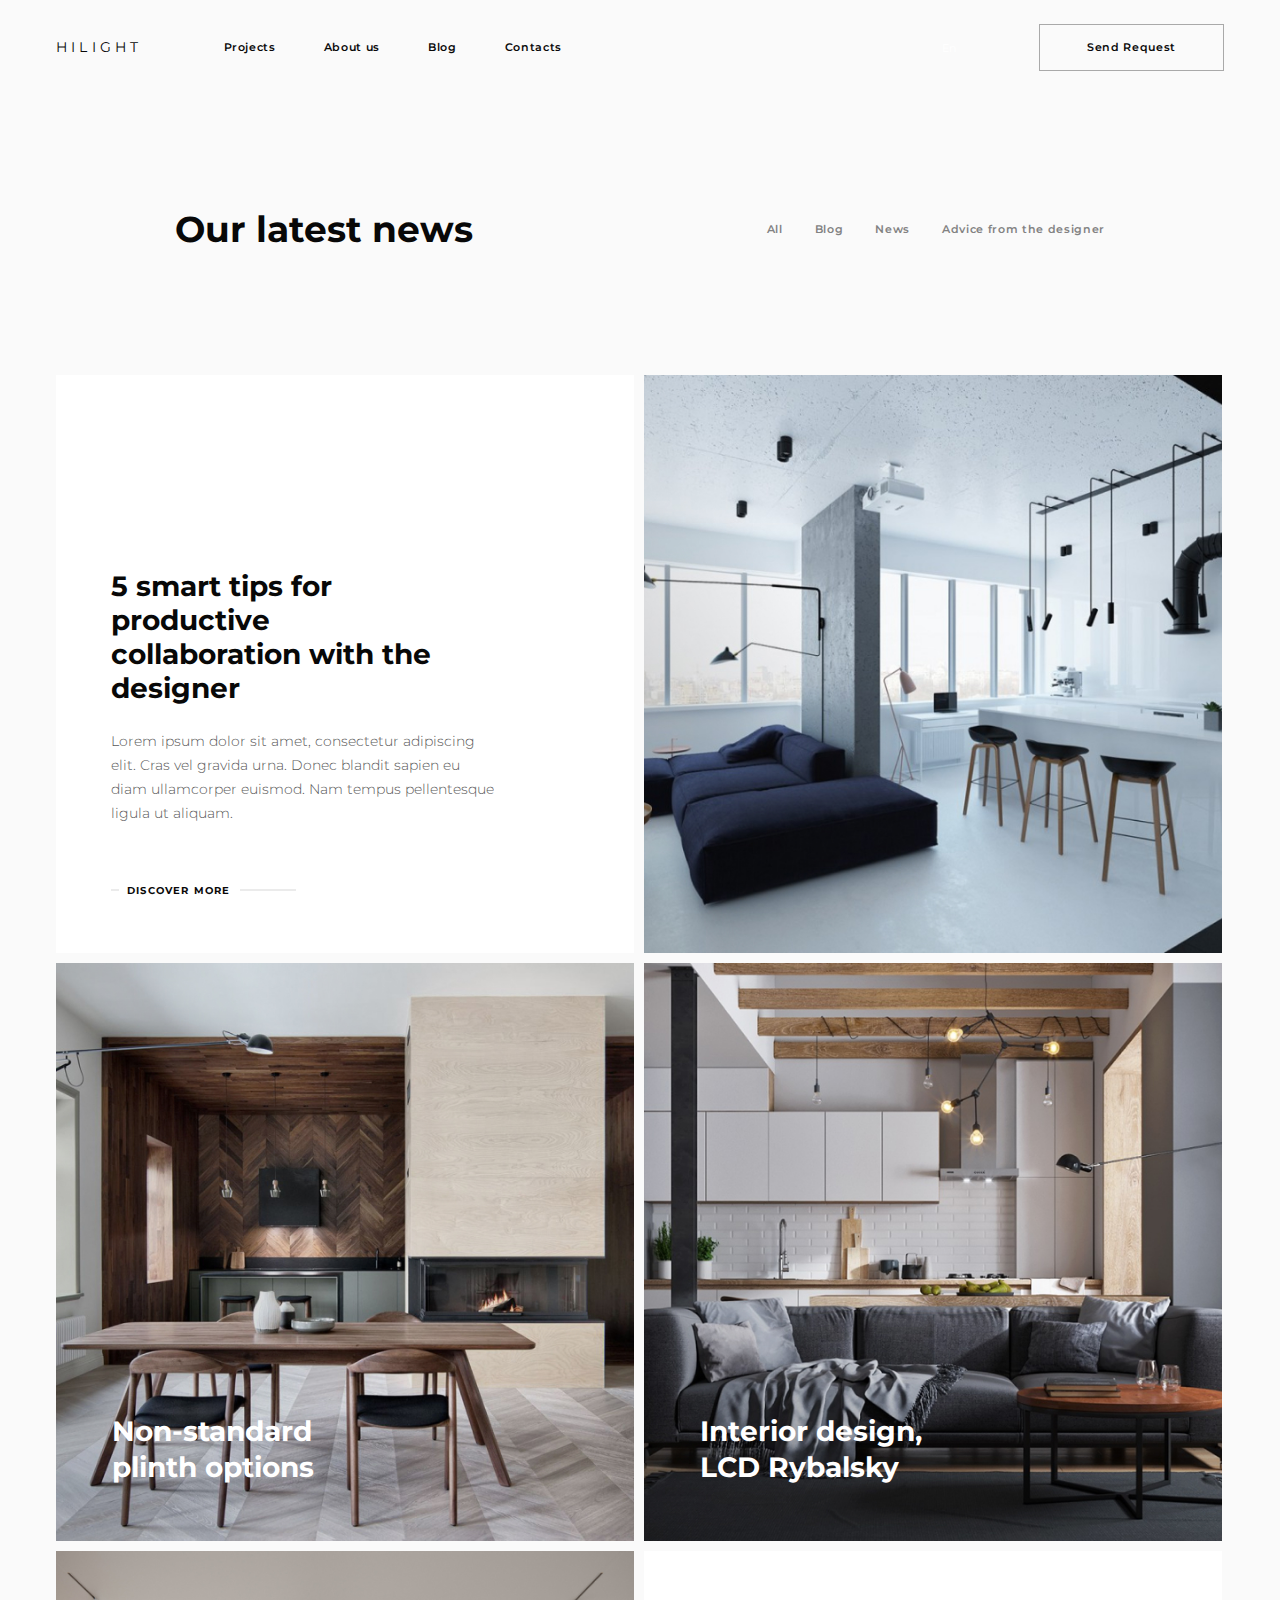
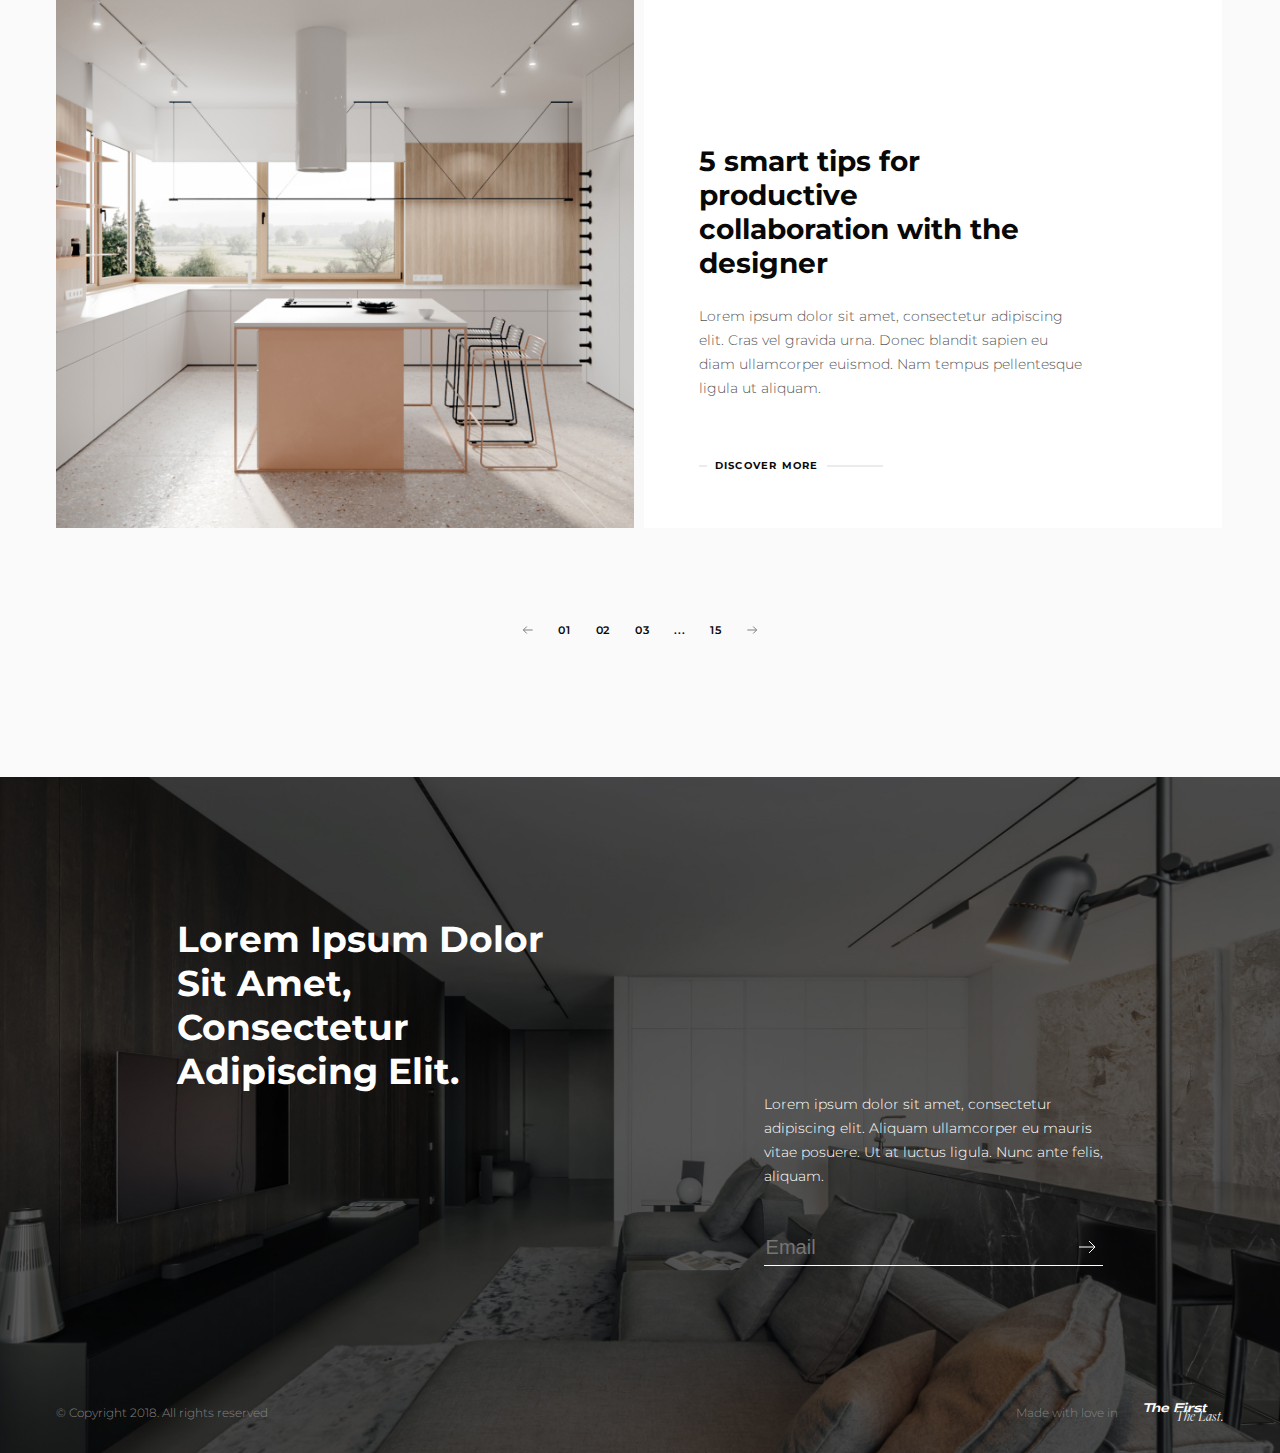
<file: blog.html>
<!DOCTYPE html>
<html lang="en">
<head>
    <meta charset="UTF-8">
    <meta http-equiv="X-UA-Compatible" content="IE=edge">
    <meta name="viewport" content="width=device-width, initial-scale=1.0, user-scalable=no">
    <link rel="stylesheet" href="https://unpkg.com/swiper@8/swiper-bundle.min.css?_v=20220728175637"/>
    <link rel="stylesheet" href="css/style.min.css?_v=20220728175637">
    <title>Interior</title>
    <link href="https://fonts.googleapis.com/css2?family=Montserrat:wght@300;400;500;600;700&display=swap&_v=20220728175637" rel="stylesheet">
    <link href="https://fonts.googleapis.com/css2?family=Roboto&display=swap&_v=20220728175637" rel="stylesheet">
</head>
<body class="blog-body">
    <div class="popup">
    <button class="popup-close">&times;</button>
    <form action="" class="popup-form" id="popupForm">
        <div class="form-info flex">
            <h2 class="popup-title">Calculate the cost of work</h2>
            <input type="text" class="form-info__item" placeholder="Name">
            <input type="text" class="form-info__item" placeholder="Last name">
            <input type="tel" class="form-info__item" placeholder="Phone">
            <input type="text" class="form-info__item" placeholder="Your city">
            <input type="email" class="form-info__item" placeholder="Email">
            <div class="form-info__item">
                <div class="select-wrap">
                    <div class="select-button">Property type</div>
                    <ul class="select-list">
                        <li class="select-list__item">House</li>
                        <li class="select-list__item">Apartments</li>
                        <li class="select-list__item">Commerce</li>
                    </ul>
                </div>
            </div>
            <!-- <input type="text"  class="form-info__item select" placeholder="Property type"> -->
            <input type="text" class="form-info__item form-info__comment" placeholder="Your comment">
        </div>
        <div class="form-area">
            <h4 class="form-area__title">Area (m2)</h4>

            <div class="form-area__selection flex">
                <div class="area-selection__item">
                    <input type="radio" id="selection-item1" name="area" value="to 50">
                    <label for="selection-item1">to 50</label>                    
                </div>
                <div class="area-selection__item">
                    <input type="radio" id="selection-item2" name="area" value="50-150" checked>
                    <label for="selection-item2">50-150</label>                    
                </div>
                <div class="area-selection__item">
                    <input type="radio" id="selection-item3" name="area" value="150-250">
                    <label for="selection-item3">150-250</label>                    
                </div>
                <div class="area-selection__item">
                    <input type="radio" id="selection-item4" name="area" value="250-400">
                    <label for="selection-item4">250-400</label>                    
                </div>
                <div class="area-selection__item">
                    <input type="radio" id="selection-item5" name="area" value="400-600">
                    <label for="selection-item5">400-600</label>                    
                </div>
                <div class="area-selection__item">
                    <input type="radio" id="selection-item6" name="area" value="600-800">
                    <label for="selection-item6">600-800</label>                    
                </div>
                <div class="area-selection__item">
                    <input type="radio" id="selection-item7" name="area" value="800-1000">
                    <label for="selection-item7">800-1000</label>                    
                </div>
                <div class="area-selection__item">
                    <input type="radio" id="selection-item8" name="area" value="1000+">
                    <label for="selection-item8">1000+</label>                    
                </div>
            </div>

            <div class="form-area__buttons flex">
                <label for="file-upload" class="file-upload">
                    <div class="file-upload__button">
                        <svg width="9" height="9" viewBox="0 0 9 9" fill="none" xmlns="http://www.w3.org/2000/svg">
                            <rect y="4" width="9" height="1" fill="#3A3E4B"/>
                            <rect x="4" width="1" height="9" fill="#3A3E4B"/>
                        </svg>
                    </div>
                    <span>Attach your file</span>
                    File size not more than 10 MB
                    <input name="myFile" type="file" id="file-upload" class="form-area__file">
                </label>
                <input type="submit" value="Send Request" class="form-area__submit submit send" onclick="submitForm()">
            </div>
            
            <section class="upload-progress"></section>            
            <section class="upload-area"></section>
            
            <p class="form-area__descr">It is a long established fact that a reader will be distracted by the readable content of a page when looking at its layout. The point of using Lorem Ipsum is that it has a more-or-less normal distribution of letters, as opposed to using 'Content here, content here', making it look like readable English.</p>            
        </div>
    </form>
</div>
    <header class="header blog-header header--dark">
        <div class="container header-container flex">
    <a href="index.html" class="logo">Hilight</a>
    <!-- ---------------BURGER------------- -->
    <div class="header-burger">
        <span class="burger-menu__icon"></span>
        <span class="burger-menu__name">Menu</span>
    </div>
    <!-- ------------END-BURGER----------- -->
    <nav class="header-nav flex">
        <ul class="header-menu flex">
            <li class="header-menu__list home-link">
                <a href="index.html" class="header-menu__link">Home</a>
            </li>
            <li class="header-menu__list">
                <a href="projects.html" class="header-menu__link">Projects</a>
            </li>
            <li class="header-menu__list">
                <a href="about.html" class="header-menu__link">About us</a>
            </li>
            <li class="header-menu__list">
                <a href="blog.html" class="header-menu__link">Blog</a>
            </li>
            <li class="header-menu__list">
                <a href="contacts.html" class="header-menu__link">Contacts</a>
            </li>
        </ul>
        <button class="language">En</button>
        <button class="send header-nav__button popup-open">Send request</button>
    </nav>
</div>
    </header>
    <main>
        <section class="blog-news">
            <div class="blog-news__container container">
                <div class="blog-news__header flex">
                    <h2 class="blog-news__title">Our latest news</h2>
                    <nav class="blog-news__nav flex">
                        <button class="filter" data-filter="all">All</button>
                        <button class="filter" data-filter="category-blog">Blog</button>
                        <button class="filter" data-filter="category-news">News</button>
                        <button class="filter" data-filter="category-design">Advice from the designer</button>
                    </nav>
                </div>
                <div class="blog-news__items">
                    <div class="blog-news__item category-blog">
                        <div class="text-news__wrap">
                            <h4 class="text-news__title">5 smart tips for productive collaboration with the designer</h4>
                            <p class="text-news__descr">Lorem ipsum dolor sit amet, consectetur adipiscing elit. Cras vel gravida urna. Donec blandit sapien eu diam ullamcorper euismod. Nam tempus pellentesque ligula ut aliquam.</p>
                            <a href="one-blog.html" class="text-news__link discover-link">Discover more</a>
                        </div>
                    </div>
                    <div class="blog-news__item category-news second-block">
                        <ul class="item-descr__header flex">
                            <li>Lodz</li>
                            <li>16.10.2018</li>
                            <li>80 sq.m</li>
                        </ul>
                        <h4 class="item-descr__title">Residence by the lighthouse</h4>
                        <a href="one-blog.html" class="blog-news__link">
                            <img src="img/blog-news/news2.jpg" alt="news" class="blog-news__img">
                        </a>
                    </div>
                    <div class="blog-news__item category-design">
                        <ul class="item-descr__header flex">
                            <li>Lodz</li>
                            <li>16.10.2018</li>
                            <li>80 sq.m</li>
                        </ul>
                        <h4 class="item-descr__title blog-news__item-title">Non-standard plinth options</h4>
                        <a href="one-blog.html" class="blog-news__link">
                            <img src="img/blog-news/news3.jpg" alt="news" class="blog-news__img">
                        </a>
                    </div>
                    <div class="blog-news__item category-design"">
                        <ul class="item-descr__header flex">
                            <li>Lodz</li>
                            <li>16.10.2018</li>
                            <li>80 sq.m</li>
                        </ul>
                        <h4 class="item-descr__title blog-news__item-title">Interior design, LCD Rybalsky</h4>
                        <a href="one-blog.html" class="blog-news__link">
                            <img src="img/blog-news/news4.jpg" alt="news" class="blog-news__img">
                        </a>
                    </div>
                    <div class="blog-news__item category-news">
                        <ul class="item-descr__header flex">
                            <li>Lodz</li>
                            <li>16.10.2018</li>
                            <li>80 sq.m</li>
                        </ul>
                        <h4 class="item-descr__title">Residence by the lighthouse</h4>
                        <a href="one-blog.html" class="blog-news__link">
                            <img src="img/gallery/photo1.jpg" alt="news" class="blog-news__img">
                        </a>
                    </div>
                    <div class="blog-news__item category-blog">
                        <div class="text-news__wrap">
                            <h4 class="text-news__title">5 smart tips for productive collaboration with the designer</h4>
                            <p class="text-news__descr">Lorem ipsum dolor sit amet, consectetur adipiscing elit. Cras vel gravida urna. Donec blandit sapien eu diam ullamcorper euismod. Nam tempus pellentesque ligula ut aliquam.</p>
                            <a href="one-blog.html" class="text-news__link discover-link">Discover more</a>
                        </div>
                    </div>
                </div>
                <ul class="blog-news__paginator flex">
                    <li><a href="#"><img src="img/svg-icons/blog-prev.svg" alt="prev" class="blog-news__arrow"></a></li>
                    <li><a href="#">01</a></li>
                    <li><a href="#">02</a></li>
                    <li><a href="#">03</a></li>
                    <li><a href="#">...</a></li>
                    <li><a href="#">15</a></li>
                    <li><a href="#"><img src="img/svg-icons/blog-next.svg" alt="next" class="blog-news__arrow"></a></li>
                </ul>
            </div>
        </section>
        <section class="blog-form">
            <div class="blog-form__container container flex">
                <h2 class="blog-form__title">Lorem ipsum dolor sit amet, consectetur adipiscing elit.</h2>
                <div class="blog-form__feedback flex">
                    <p class="form-feedback__text">Lorem ipsum dolor sit amet, consectetur adipiscing elit. Aliquam ullamcorper eu mauris vitae posuere. Ut at luctus ligula. Nunc ante felis, aliquam.</p>
                    <form method="get" class="feedback-form form-feedback__form flex">
                        <input type="email" class="feedback-form__email form-feedback__email" placeholder="Email">
                        <input type="submit" value="" class="feedback-form__submit form-feedback__submit">
                    </form>
                </div>
            </div>
        </section>
    </main>
    <footer class="footer">
        
<div class="container footer-container flex">
    <p class="footer-copy">© Copyright 2018. All rights reserved</p>
    <div class="footer-slogan flex">
        <p class="slogan-left">Made with love in</p>
        <div class="slogan-right flex">
            <p class="slogan-right__first">The First</p>
            <p class="slogan-right__last">The Last.</p>
        </div>
    </div>
</div>
    </footer>
    <script src="https://code.jquery.com/jquery-3.6.0.min.js?_v=20220728175637" integrity="sha256-/xUj+3OJU5yExlq6GSYGSHk7tPXikynS7ogEvDej/m4=" crossorigin="anonymous"></script>
    <script src="https://unpkg.com/swiper@8/swiper-bundle.min.js?_v=20220728175637"></script>
    <script src="js/main.js?_v=20220728175637"></script>
</body>
</html>
</file>
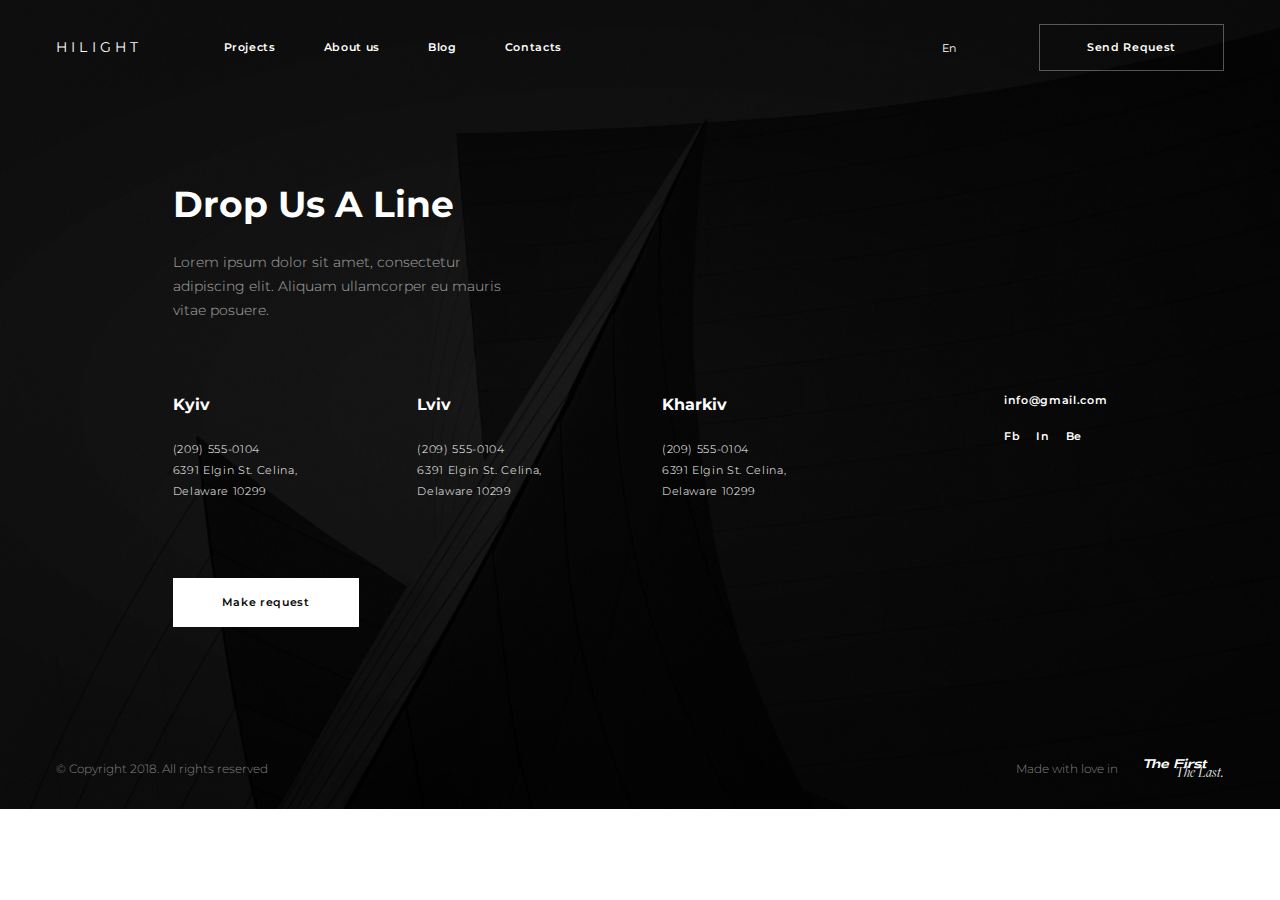
<file: contacts.html>
<!DOCTYPE html>
<html lang="en">
<head>
    <meta charset="UTF-8">
    <meta http-equiv="X-UA-Compatible" content="IE=edge">
    <meta name="viewport" content="width=device-width, initial-scale=1.0, user-scalable=no">
    <link rel="stylesheet" href="https://unpkg.com/swiper@8/swiper-bundle.min.css?_v=20220728175637"/>
    <link rel="stylesheet" href="css/style.min.css?_v=20220728175637">
    <title>Interior</title>
    <link href="https://fonts.googleapis.com/css2?family=Montserrat:wght@300;400;500;600;700&display=swap&_v=20220728175637" rel="stylesheet">
    <link href="https://fonts.googleapis.com/css2?family=Roboto&display=swap&_v=20220728175637" rel="stylesheet">
</head>
<body>
    <div class="popup">
    <button class="popup-close">&times;</button>
    <form action="" class="popup-form" id="popupForm">
        <div class="form-info flex">
            <h2 class="popup-title">Calculate the cost of work</h2>
            <input type="text" class="form-info__item" placeholder="Name">
            <input type="text" class="form-info__item" placeholder="Last name">
            <input type="tel" class="form-info__item" placeholder="Phone">
            <input type="text" class="form-info__item" placeholder="Your city">
            <input type="email" class="form-info__item" placeholder="Email">
            <div class="form-info__item">
                <div class="select-wrap">
                    <div class="select-button">Property type</div>
                    <ul class="select-list">
                        <li class="select-list__item">House</li>
                        <li class="select-list__item">Apartments</li>
                        <li class="select-list__item">Commerce</li>
                    </ul>
                </div>
            </div>
            <!-- <input type="text"  class="form-info__item select" placeholder="Property type"> -->
            <input type="text" class="form-info__item form-info__comment" placeholder="Your comment">
        </div>
        <div class="form-area">
            <h4 class="form-area__title">Area (m2)</h4>

            <div class="form-area__selection flex">
                <div class="area-selection__item">
                    <input type="radio" id="selection-item1" name="area" value="to 50">
                    <label for="selection-item1">to 50</label>                    
                </div>
                <div class="area-selection__item">
                    <input type="radio" id="selection-item2" name="area" value="50-150" checked>
                    <label for="selection-item2">50-150</label>                    
                </div>
                <div class="area-selection__item">
                    <input type="radio" id="selection-item3" name="area" value="150-250">
                    <label for="selection-item3">150-250</label>                    
                </div>
                <div class="area-selection__item">
                    <input type="radio" id="selection-item4" name="area" value="250-400">
                    <label for="selection-item4">250-400</label>                    
                </div>
                <div class="area-selection__item">
                    <input type="radio" id="selection-item5" name="area" value="400-600">
                    <label for="selection-item5">400-600</label>                    
                </div>
                <div class="area-selection__item">
                    <input type="radio" id="selection-item6" name="area" value="600-800">
                    <label for="selection-item6">600-800</label>                    
                </div>
                <div class="area-selection__item">
                    <input type="radio" id="selection-item7" name="area" value="800-1000">
                    <label for="selection-item7">800-1000</label>                    
                </div>
                <div class="area-selection__item">
                    <input type="radio" id="selection-item8" name="area" value="1000+">
                    <label for="selection-item8">1000+</label>                    
                </div>
            </div>

            <div class="form-area__buttons flex">
                <label for="file-upload" class="file-upload">
                    <div class="file-upload__button">
                        <svg width="9" height="9" viewBox="0 0 9 9" fill="none" xmlns="http://www.w3.org/2000/svg">
                            <rect y="4" width="9" height="1" fill="#3A3E4B"/>
                            <rect x="4" width="1" height="9" fill="#3A3E4B"/>
                        </svg>
                    </div>
                    <span>Attach your file</span>
                    File size not more than 10 MB
                    <input name="myFile" type="file" id="file-upload" class="form-area__file">
                </label>
                <input type="submit" value="Send Request" class="form-area__submit submit send" onclick="submitForm()">
            </div>
            
            <section class="upload-progress"></section>            
            <section class="upload-area"></section>
            
            <p class="form-area__descr">It is a long established fact that a reader will be distracted by the readable content of a page when looking at its layout. The point of using Lorem Ipsum is that it has a more-or-less normal distribution of letters, as opposed to using 'Content here, content here', making it look like readable English.</p>            
        </div>
    </form>
</div>
    <header class="black-header contacts-header">
        <div class="container header-container flex">
    <a href="index.html" class="logo">Hilight</a>
    <!-- ---------------BURGER------------- -->
    <div class="header-burger">
        <span class="burger-menu__icon"></span>
        <span class="burger-menu__name">Menu</span>
    </div>
    <!-- ------------END-BURGER----------- -->
    <nav class="header-nav flex">
        <ul class="header-menu flex">
            <li class="header-menu__list home-link">
                <a href="index.html" class="header-menu__link">Home</a>
            </li>
            <li class="header-menu__list">
                <a href="projects.html" class="header-menu__link">Projects</a>
            </li>
            <li class="header-menu__list">
                <a href="about.html" class="header-menu__link">About us</a>
            </li>
            <li class="header-menu__list">
                <a href="blog.html" class="header-menu__link">Blog</a>
            </li>
            <li class="header-menu__list">
                <a href="contacts.html" class="header-menu__link">Contacts</a>
            </li>
        </ul>
        <button class="language">En</button>
        <button class="send header-nav__button popup-open">Send request</button>
    </nav>
</div>
    </header>
    <main>
        <section class="contacts contact-page">
            <div class="container contacts-container">
    <h2 class="contacts-title">Drop us a line</h2>
    <p class="contacts-descr">Lorem ipsum dolor sit amet, consectetur adipiscing elit. Aliquam ullamcorper eu mauris vitae posuere.</p>
    <div class="contacts-items flex">
        <div class="contacts-addresses flex">
            <div class="addresses-item">
                <h4 class="addresses-item__town">Kyiv</h4>
                <a href="tel:+380972283416" class="addresses-item__phone">(209) 555-0104</a>
                <p class="addresses-item__street">6391 Elgin St. Celina,</p>
                <p class="addresses-item__home">Delaware 10299</p>
            </div>
            <div class="addresses-item">
                <h4 class="addresses-item__town">Lviv</h4>
                <a href="tel:+380972283416" class="addresses-item__phone">(209) 555-0104</a>
                <p class="addresses-item__street">6391 Elgin St. Celina,</p>
                <p class="addresses-item__home">Delaware 10299</p>
            </div>
            <div class="addresses-item">
                <h4 class="addresses-item__town">Kharkiv</h4>
                <a href="tel:+380972283416" class="addresses-item__phone">(209) 555-0104</a>
                <p class="addresses-item__street">6391 Elgin St. Celina,</p>
                <p class="addresses-item__home">Delaware 10299</p>
            </div>
        </div>
        <div class="contacts-social">
            <a href="mailto:info@gmail.com" class="contacts-social__mail">info@gmail.com</a>
            <ul class="contacts-social__links flex">
                <li class="contacts-social__list">
                    <a href="#" class="contacts-social__link">Fb</a>
                </li>
                <li class="contacts-social__list">
                    <a href="#" class="contacts-social__link">In</a>
                </li>
                <li class="contacts-social__list">
                    <a href="#" class="contacts-social__link">Be</a>
                </li>
            </ul>
        </div>
    </div>
    <button class="request-descr__button popup-make">Make request</button>
</div>
        </section>
    </main>
    <footer class="footer">
        
<div class="container footer-container flex">
    <p class="footer-copy">© Copyright 2018. All rights reserved</p>
    <div class="footer-slogan flex">
        <p class="slogan-left">Made with love in</p>
        <div class="slogan-right flex">
            <p class="slogan-right__first">The First</p>
            <p class="slogan-right__last">The Last.</p>
        </div>
    </div>
</div>
    </footer>
    <script src="https://code.jquery.com/jquery-3.6.0.min.js?_v=20220728175637" integrity="sha256-/xUj+3OJU5yExlq6GSYGSHk7tPXikynS7ogEvDej/m4=" crossorigin="anonymous"></script>
    <script src="https://unpkg.com/swiper@8/swiper-bundle.min.js?_v=20220728175637"></script>
    <script src="js/main.js?_v=20220728175637"></script>
</body>
</html>
</file>
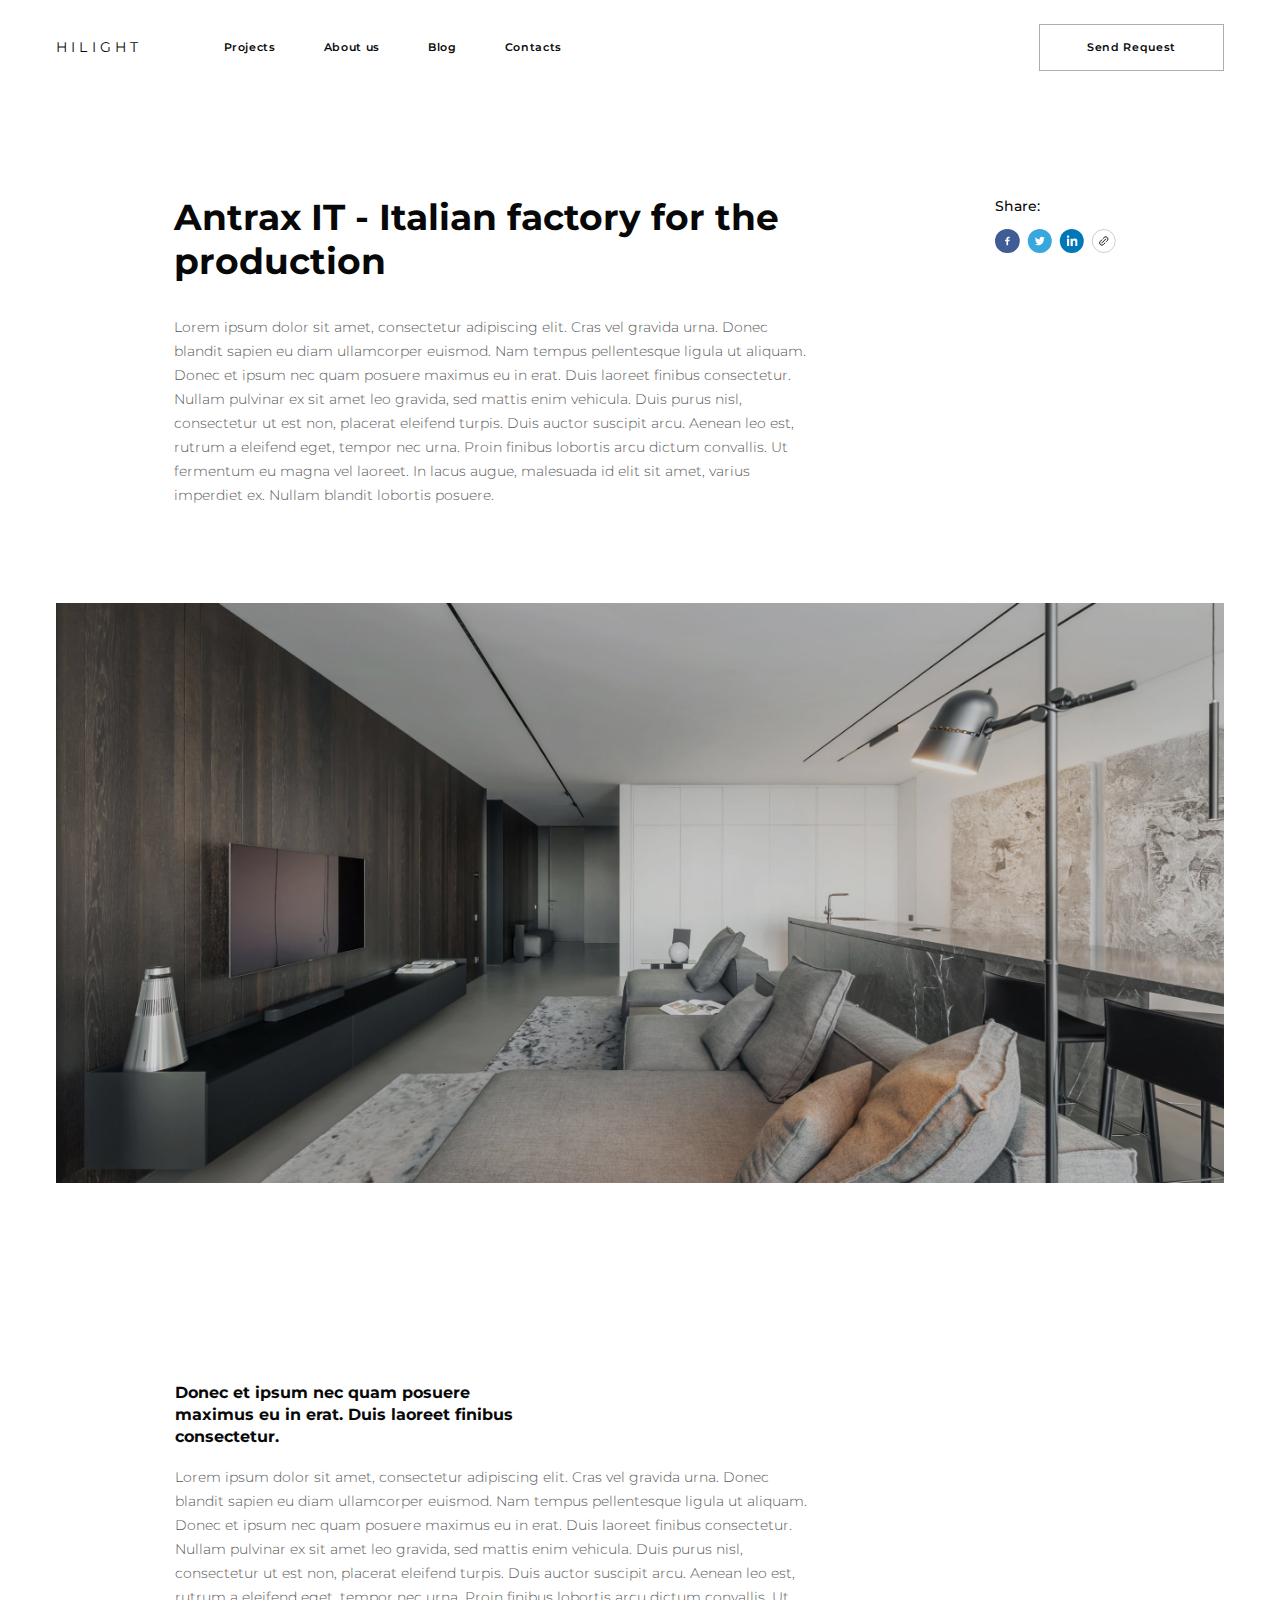
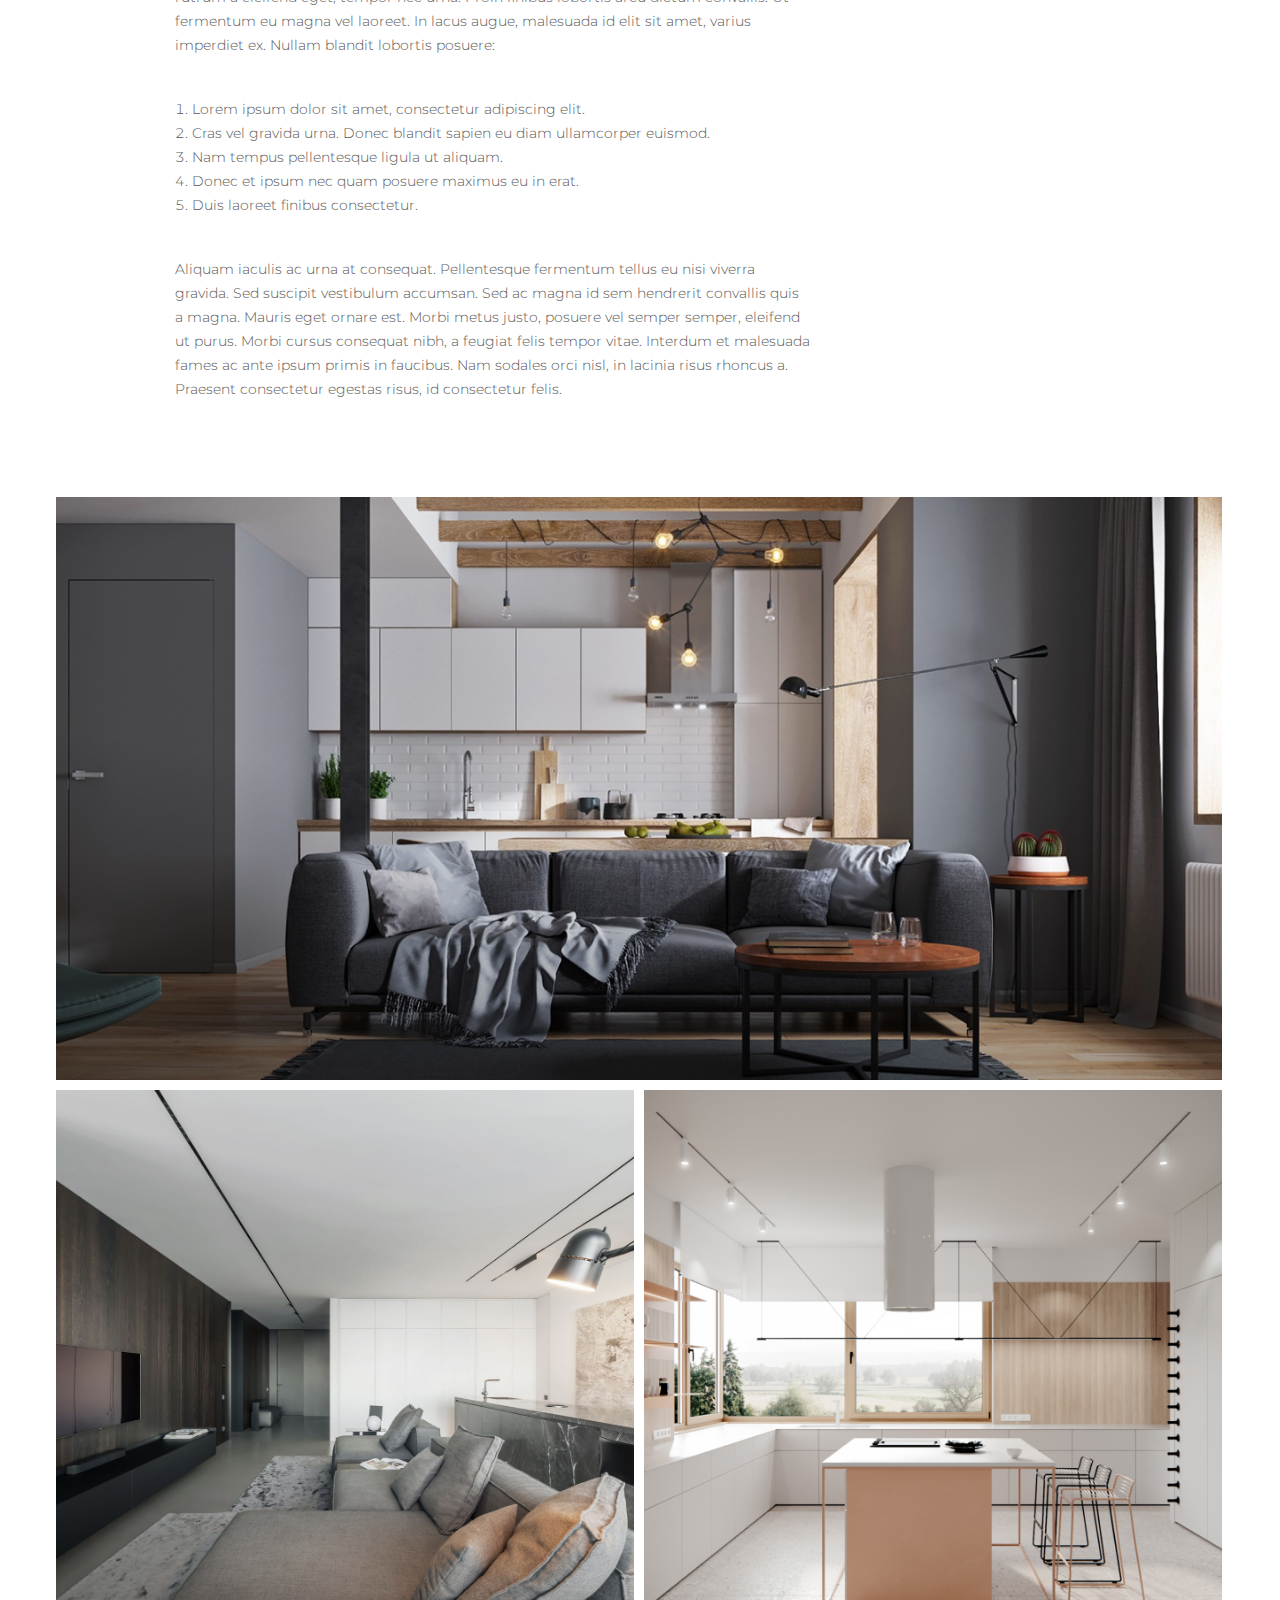
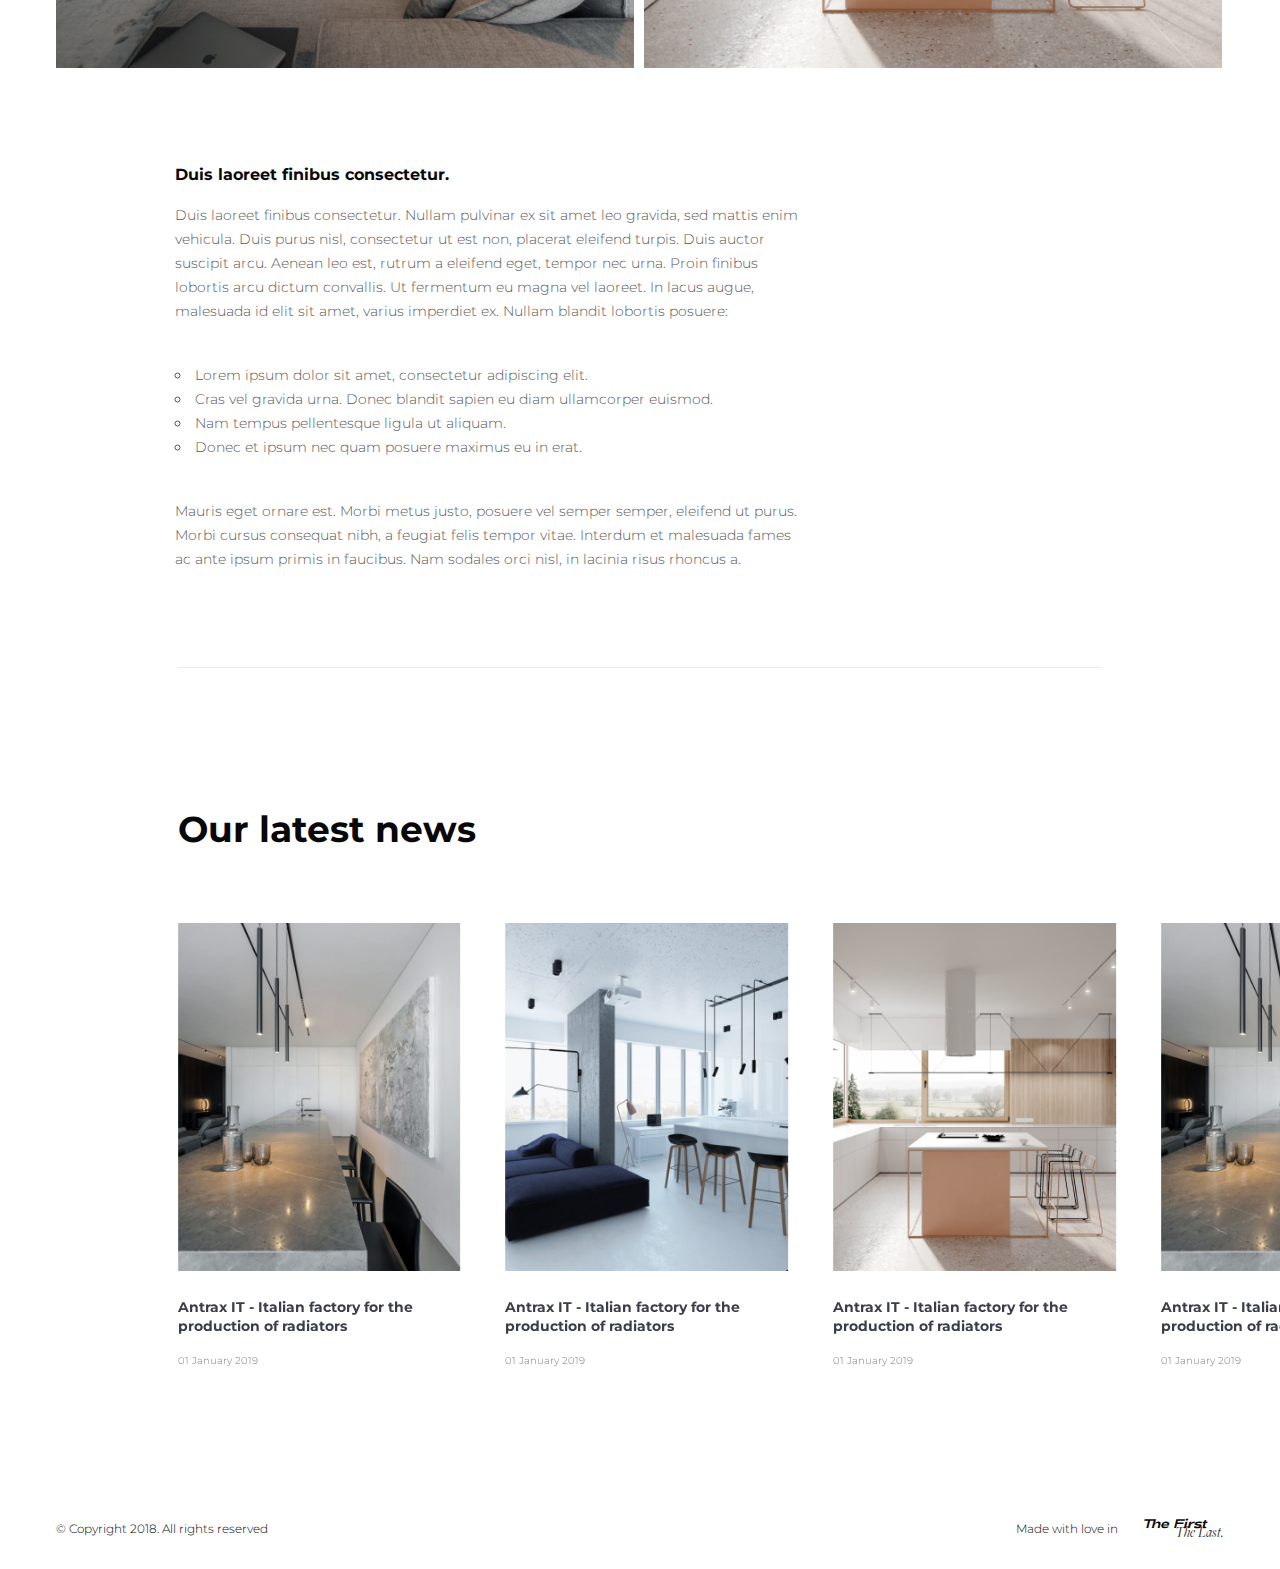
<file: one-blog.html>
<!DOCTYPE html>
<html lang="en">
<head>
    <meta charset="UTF-8">
    <meta http-equiv="X-UA-Compatible" content="IE=edge">
    <meta name="viewport" content="width=device-width, initial-scale=1.0, user-scalable=no">
    <link rel="stylesheet" href="https://unpkg.com/swiper@8/swiper-bundle.min.css?_v=20220728175637"/>
    <link rel="stylesheet" href="css/style.min.css?_v=20220728175637">
    <title>Interior</title>
    <link href="https://fonts.googleapis.com/css2?family=Montserrat:wght@300;400;500;600;700&display=swap&_v=20220728175637" rel="stylesheet">
    <link href="https://fonts.googleapis.com/css2?family=Roboto&display=swap&_v=20220728175637" rel="stylesheet">
</head>
<body class="one-blog--body">
    <div class="popup">
    <button class="popup-close">&times;</button>
    <form action="" class="popup-form" id="popupForm">
        <div class="form-info flex">
            <h2 class="popup-title">Calculate the cost of work</h2>
            <input type="text" class="form-info__item" placeholder="Name">
            <input type="text" class="form-info__item" placeholder="Last name">
            <input type="tel" class="form-info__item" placeholder="Phone">
            <input type="text" class="form-info__item" placeholder="Your city">
            <input type="email" class="form-info__item" placeholder="Email">
            <div class="form-info__item">
                <div class="select-wrap">
                    <div class="select-button">Property type</div>
                    <ul class="select-list">
                        <li class="select-list__item">House</li>
                        <li class="select-list__item">Apartments</li>
                        <li class="select-list__item">Commerce</li>
                    </ul>
                </div>
            </div>
            <!-- <input type="text"  class="form-info__item select" placeholder="Property type"> -->
            <input type="text" class="form-info__item form-info__comment" placeholder="Your comment">
        </div>
        <div class="form-area">
            <h4 class="form-area__title">Area (m2)</h4>

            <div class="form-area__selection flex">
                <div class="area-selection__item">
                    <input type="radio" id="selection-item1" name="area" value="to 50">
                    <label for="selection-item1">to 50</label>                    
                </div>
                <div class="area-selection__item">
                    <input type="radio" id="selection-item2" name="area" value="50-150" checked>
                    <label for="selection-item2">50-150</label>                    
                </div>
                <div class="area-selection__item">
                    <input type="radio" id="selection-item3" name="area" value="150-250">
                    <label for="selection-item3">150-250</label>                    
                </div>
                <div class="area-selection__item">
                    <input type="radio" id="selection-item4" name="area" value="250-400">
                    <label for="selection-item4">250-400</label>                    
                </div>
                <div class="area-selection__item">
                    <input type="radio" id="selection-item5" name="area" value="400-600">
                    <label for="selection-item5">400-600</label>                    
                </div>
                <div class="area-selection__item">
                    <input type="radio" id="selection-item6" name="area" value="600-800">
                    <label for="selection-item6">600-800</label>                    
                </div>
                <div class="area-selection__item">
                    <input type="radio" id="selection-item7" name="area" value="800-1000">
                    <label for="selection-item7">800-1000</label>                    
                </div>
                <div class="area-selection__item">
                    <input type="radio" id="selection-item8" name="area" value="1000+">
                    <label for="selection-item8">1000+</label>                    
                </div>
            </div>

            <div class="form-area__buttons flex">
                <label for="file-upload" class="file-upload">
                    <div class="file-upload__button">
                        <svg width="9" height="9" viewBox="0 0 9 9" fill="none" xmlns="http://www.w3.org/2000/svg">
                            <rect y="4" width="9" height="1" fill="#3A3E4B"/>
                            <rect x="4" width="1" height="9" fill="#3A3E4B"/>
                        </svg>
                    </div>
                    <span>Attach your file</span>
                    File size not more than 10 MB
                    <input name="myFile" type="file" id="file-upload" class="form-area__file">
                </label>
                <input type="submit" value="Send Request" class="form-area__submit submit send" onclick="submitForm()">
            </div>
            
            <section class="upload-progress"></section>            
            <section class="upload-area"></section>
            
            <p class="form-area__descr">It is a long established fact that a reader will be distracted by the readable content of a page when looking at its layout. The point of using Lorem Ipsum is that it has a more-or-less normal distribution of letters, as opposed to using 'Content here, content here', making it look like readable English.</p>            
        </div>
    </form>
</div>
    <header class="header one-blog--header header--dark">
        <div class="container header-container flex">
    <a href="index.html" class="logo">Hilight</a>
    <!-- ---------------BURGER------------- -->
    <div class="header-burger">
        <span class="burger-menu__icon"></span>
        <span class="burger-menu__name">Menu</span>
    </div>
    <!-- ------------END-BURGER----------- -->
    <nav class="header-nav flex">
        <ul class="header-menu flex">
            <li class="header-menu__list home-link">
                <a href="index.html" class="header-menu__link">Home</a>
            </li>
            <li class="header-menu__list">
                <a href="projects.html" class="header-menu__link">Projects</a>
            </li>
            <li class="header-menu__list">
                <a href="about.html" class="header-menu__link">About us</a>
            </li>
            <li class="header-menu__list">
                <a href="blog.html" class="header-menu__link">Blog</a>
            </li>
            <li class="header-menu__list">
                <a href="contacts.html" class="header-menu__link">Contacts</a>
            </li>
        </ul>
        <button class="language">En</button>
        <button class="send header-nav__button popup-open">Send request</button>
    </nav>
</div>
    </header>
    <main>
        <section class="one-blog--info">
            <div class="container one-blog--info-container flex">
                <div class="one-blog--info-descr one-blog--descr">
                    <h1 class="one-blog--descr-title">Antrax IT - Italian factory for the production</h1>
                    <p class="one-blog--descr-text">Lorem ipsum dolor sit amet, consectetur adipiscing elit. Cras vel gravida urna. Donec blandit sapien eu diam ullamcorper euismod. Nam tempus pellentesque ligula ut aliquam. Donec et ipsum nec quam posuere maximus eu in erat. Duis laoreet finibus consectetur. Nullam pulvinar ex sit amet leo gravida, sed mattis enim vehicula. Duis purus nisl, consectetur ut est non, placerat eleifend turpis. Duis auctor suscipit arcu. Aenean leo est, rutrum a eleifend eget, tempor nec urna. Proin finibus lobortis arcu dictum convallis. Ut fermentum eu magna vel laoreet. In lacus augue, malesuada id elit sit amet, 
                        varius imperdiet ex. Nullam blandit lobortis posuere.</p>
                </div>
                <div class="one-blog--info-social one-blog--social">
                    <span>Share:</span>
                    <ul class="one-blog--social-links flex">
                        <li class="one-blog--social-item">
                            <a href="#" class="one-blog--social-link"><img src="img/svg-icons/one-blog-fb.svg" alt="fb" class="one-blog--social-icon"></a>
                        </li>
                        <li class="one-blog--social-item">
                            <a href="#" class="one-blog--social-link"><img src="img/svg-icons/one-blog-tweet.svg" alt="tweet" class="one-blog--social-icon"></a>
                        </li>
                        <li class="one-blog--social-item">
                            <a href="#" class="one-blog--social-link"><img src="img/svg-icons/one-blog-in.svg" alt="link" class="one-blog--social-icon"></a>
                        </li>
                        <li class="one-blog--social-item">
                            <a href="#" class="one-blog--social-link"><img src="img/svg-icons/one-blog-share.svg" alt="share" class="one-blog--social-icon"></a>
                        </li>
                    </ul>
                </div>
            </div>
            <div class="container-img">
                <img src="img/one-blog--info-img.jpg" alt="main-img" class="one-blog--info-img">
            </div>
        </section>
        <section class="one-blog--article">
            <div class="article-container">
                <h2 class="article-title">Donec et ipsum nec quam posuere maximus eu in erat. Duis laoreet finibus consectetur.</h2>
                <p class="article-paragraph">Lorem ipsum dolor sit amet, consectetur adipiscing elit. Cras vel gravida urna. Donec blandit sapien eu diam ullamcorper euismod. Nam tempus pellentesque ligula ut aliquam. Donec et ipsum nec quam posuere maximus eu in erat. Duis laoreet finibus consectetur. Nullam pulvinar ex sit amet leo gravida, sed mattis enim vehicula. Duis purus nisl, consectetur ut est non, placerat eleifend turpis. Duis auctor suscipit arcu. Aenean leo est, rutrum a eleifend eget, tempor nec urna. Proin finibus lobortis arcu dictum convallis. Ut fermentum eu magna vel laoreet. In lacus augue, malesuada id elit sit amet, varius imperdiet ex. Nullam blandit lobortis posuere:</p>
                <ol class="article-list" type="1">
                    <li class="article-list-item">Lorem ipsum dolor sit amet, consectetur adipiscing elit.</li>
                    <li class="article-list-item">Cras vel gravida urna. Donec blandit sapien eu diam ullamcorper euismod.</li>
                    <li class="article-list-item">Nam tempus pellentesque ligula ut aliquam. </li>
                    <li class="article-list-item">Donec et ipsum nec quam posuere maximus eu in erat.</li>
                    <li class="article-list-item">Duis laoreet finibus consectetur. </li>
                </ol>
                <p class="article-paragraph">Aliquam iaculis ac urna at consequat. Pellentesque fermentum tellus eu nisi viverra gravida. Sed suscipit vestibulum accumsan. Sed ac magna id sem hendrerit convallis quis a magna. Mauris eget ornare est. Morbi metus justo, posuere vel semper semper, eleifend ut purus. Morbi cursus consequat nibh, a feugiat felis tempor vitae. Interdum et malesuada fames ac ante ipsum primis in faucibus. Nam sodales orci nisl, in lacinia risus rhoncus a. Praesent consectetur egestas risus, id consectetur felis.</p>
            </div>
            <div class="container">
                <div class="article-gallery project-gallery">
                    <div class="project-gallery__item gallery-item__big">
                        <ul class="item-descr__header flex">
                            <li>Lodz</li>
                            <li>16.10.2018</li>
                            <li>80 sq.m</li>
                        </ul>
                        <h4 class="item-descr__title">Residence by the lighthouse</h4>
                        <a href="project.html" class="project-gallery__link">
                            <img src="img/gallery/photo3.jpg" alt="photo-gallery" class="project-gallery__img">
                        </a>
                    </div>
                    <div class="project-gallery__item">
                        <ul class="item-descr__header flex">
                            <li>Lodz</li>
                            <li>16.10.2018</li>
                            <li>80 sq.m</li>
                        </ul>
                        <h4 class="item-descr__title">Residence by the lighthouse</h4>
                        <a href="project.html" class="project-gallery__link">
                            <img src="img/gallery/photo4.jpg" alt="photo-gallery" class="project-gallery__img">
                        </a>
                    </div>
                    <div class="project-gallery__item">
                        <ul class="item-descr__header flex">
                            <li>Lodz</li>
                            <li>16.10.2018</li>
                            <li>80 sq.m</li>
                        </ul>
                        <h4 class="item-descr__title">Residence by the lighthouse</h4>
                        <a href="project.html" class="project-gallery__link">
                            <img src="img/gallery/photo1.jpg" alt="photo-gallery" class="project-gallery__img">
                        </a>
                    </div>
                </div>
            </div>
            <div class="article-container">
                <h2 class="article-title">Duis laoreet finibus consectetur.</h2>
                <p class="article-paragraph">Duis laoreet finibus consectetur. Nullam pulvinar ex sit amet leo gravida, sed mattis enim vehicula. Duis purus nisl, consectetur ut est non, placerat eleifend turpis. Duis auctor suscipit arcu. Aenean leo est, rutrum a eleifend eget, tempor nec urna. Proin finibus lobortis arcu dictum convallis. Ut fermentum eu magna vel laoreet. In lacus augue, malesuada id elit sit amet, varius imperdiet ex. Nullam blandit lobortis posuere:</p>
                <ul class="article-list">
                    <li class="article-list-item">Lorem ipsum dolor sit amet, consectetur adipiscing elit.</li>
                    <li class="article-list-item">Cras vel gravida urna. Donec blandit sapien eu diam ullamcorper euismod.</li>
                    <li class="article-list-item">Nam tempus pellentesque ligula ut aliquam. </li>
                    <li class="article-list-item">Donec et ipsum nec quam posuere maximus eu in erat.</li>
                </ul>
                <p class="article-paragraph">Mauris eget ornare est. Morbi metus justo, posuere vel semper semper, eleifend ut purus. Morbi cursus consequat nibh, a feugiat felis tempor vitae. Interdum et malesuada fames ac ante ipsum primis in faucibus. Nam sodales orci nisl, in lacinia risus rhoncus a. </p>
            </div>
        </section>
        <section class="our-latest-news">
            <h2 class="our-latest-news__title">Our latest news</h2>
            <div class="latest-news__slider swiper">
                <div class="latest-news__slider-wrap swiper-wrapper">
                    <div class="latest-news__slider-item swiper-slide">
                        <img src="img/latest news slider/slide1.jpg" alt="slide">
                        <h4>Antrax IT - Italian factory for the production of radiators</h4>
                        <p>01 January 2019</p>
                    </div>

                    <div class="latest-news__slider-item swiper-slide">
                        <img src="img/latest news slider/slide2.jpg" alt="slide">
                        <h4>Antrax IT - Italian factory for the production of radiators</h4>
                        <p>01 January 2019</p>
                    </div>

                    <div class="latest-news__slider-item swiper-slide">
                        <img src="img/latest news slider/slide3.jpg" alt="slide">
                        <h4>Antrax IT - Italian factory for the production of radiators</h4>
                        <p>01 January 2019</p>
                    </div>

                    <div class="latest-news__slider-item swiper-slide">
                        <img src="img/latest news slider/slide1.jpg" alt="slide">
                        <h4>Antrax IT - Italian factory for the production of radiators</h4>
                        <p>01 January 2019</p>
                    </div>

                    <div class="latest-news__slider-item swiper-slide">
                        <img src="img/latest news slider/slide4.jpg" alt="slide">
                        <h4>Antrax IT - Italian factory for the production of radiators</h4>
                        <p>01 January 2019</p>
                    </div>

                    <div class="latest-news__slider-item swiper-slide">
                        <img src="img/latest news slider/slide2.jpg" alt="slide">
                        <h4>Antrax IT - Italian factory for the production of radiators</h4>
                        <p>01 January 2019</p>
                    </div>
                </div>
            </div>
        </section>
    </main>
    <footer class="footer one-blog--footer">
        
<div class="container footer-container flex">
    <p class="footer-copy">© Copyright 2018. All rights reserved</p>
    <div class="footer-slogan flex">
        <p class="slogan-left">Made with love in</p>
        <div class="slogan-right flex">
            <p class="slogan-right__first">The First</p>
            <p class="slogan-right__last">The Last.</p>
        </div>
    </div>
</div>
    </footer>
    <script src="https://code.jquery.com/jquery-3.6.0.min.js?_v=20220728175637" integrity="sha256-/xUj+3OJU5yExlq6GSYGSHk7tPXikynS7ogEvDej/m4=" crossorigin="anonymous"></script>
    <script src="https://unpkg.com/swiper@8/swiper-bundle.min.js?_v=20220728175637"></script>
    <script src="js/main.js?_v=20220728175637"></script>
</body>
</html>
</file>
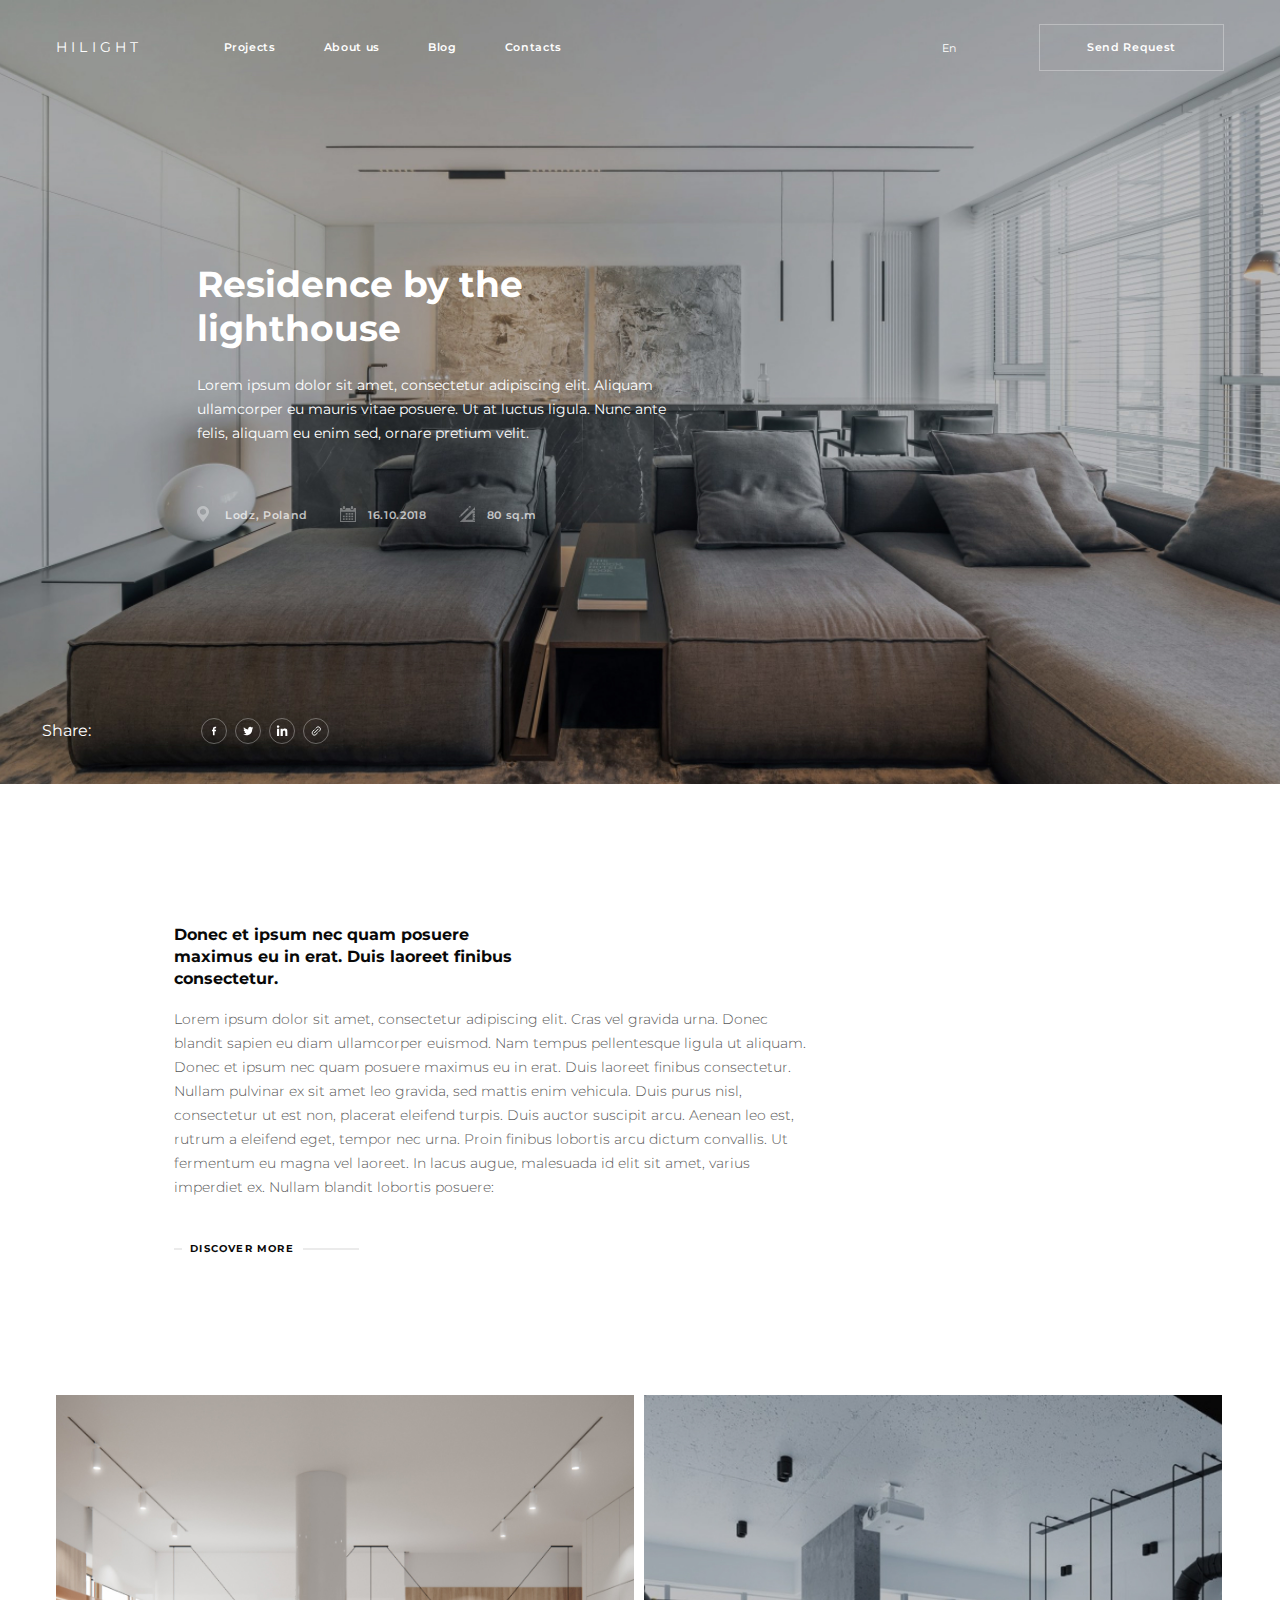
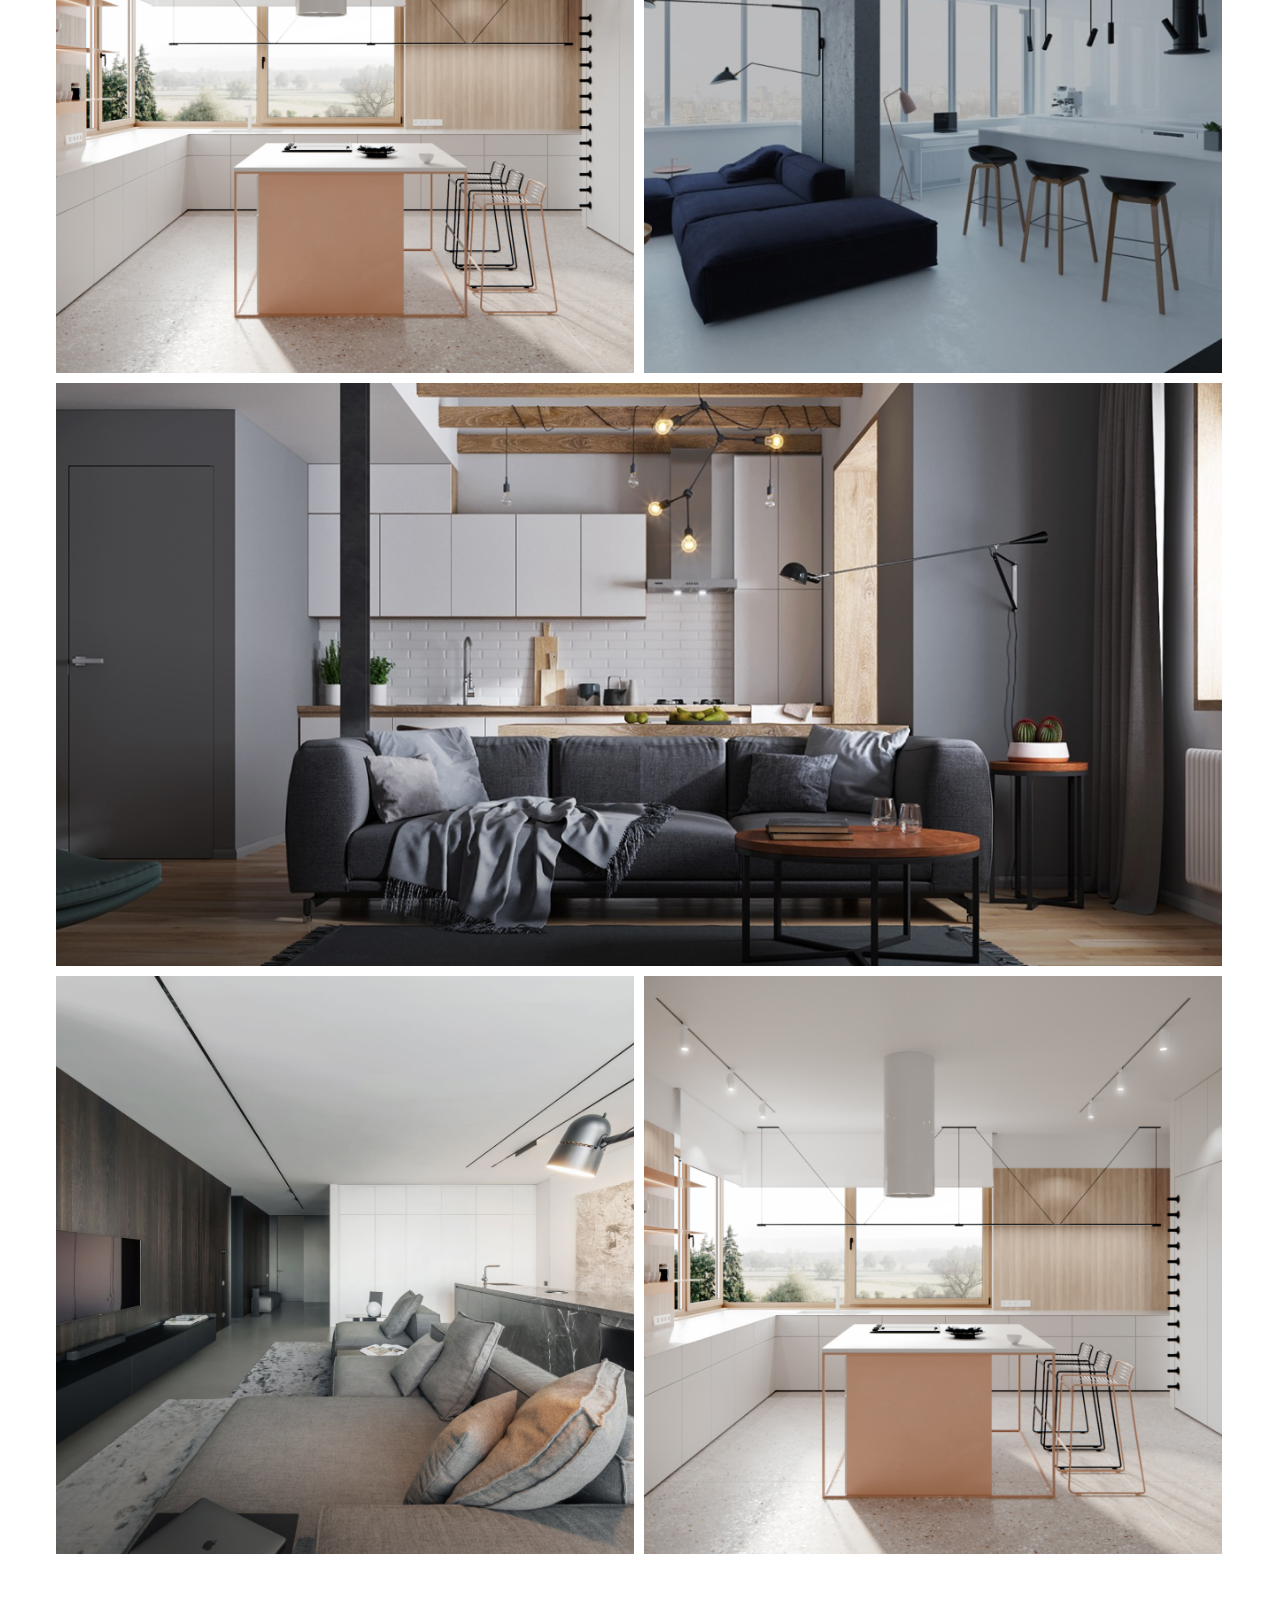
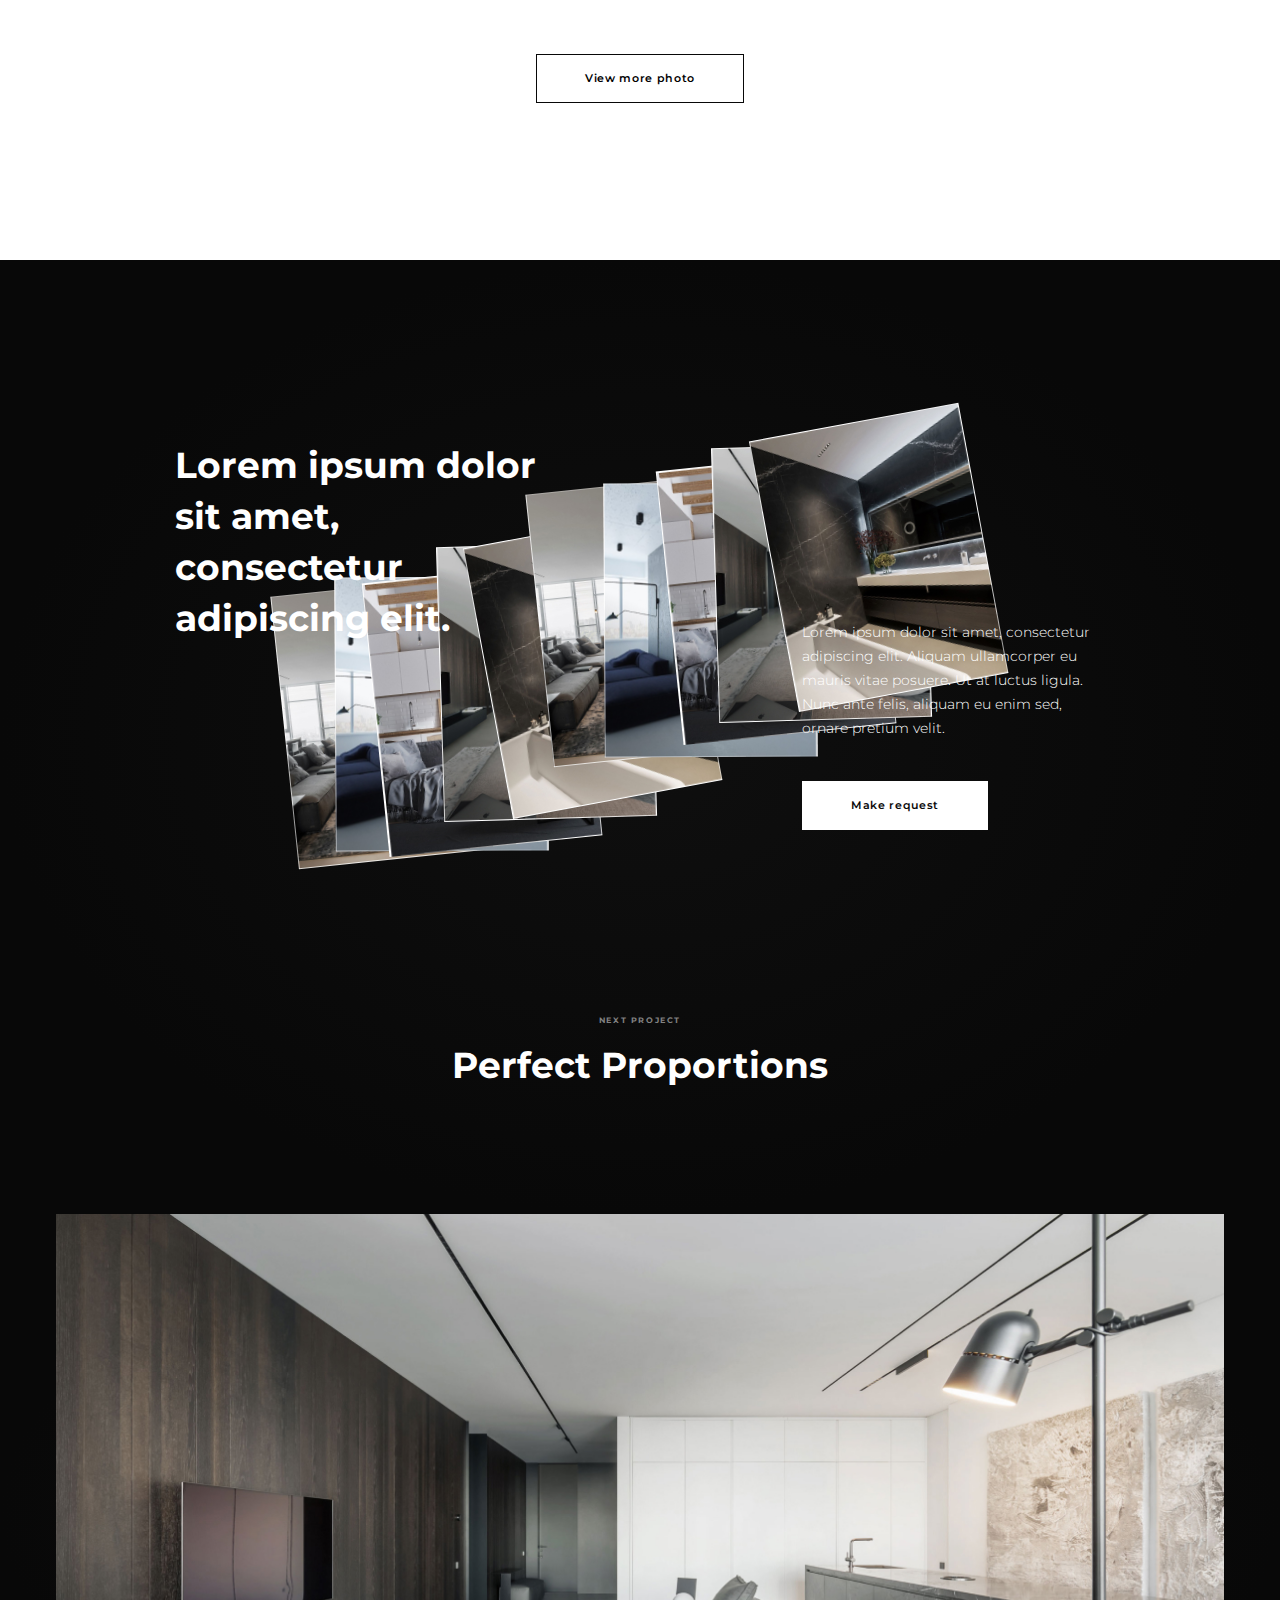
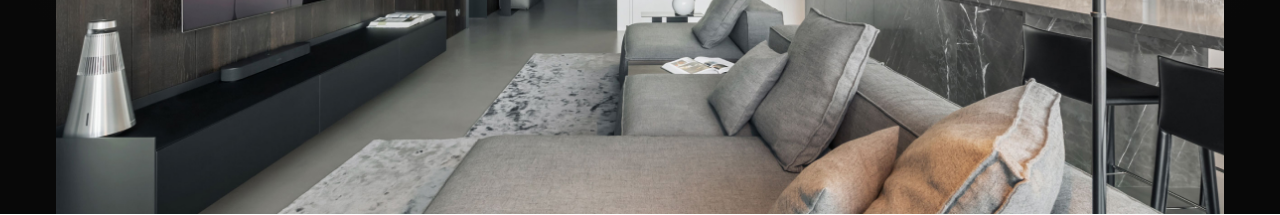
<file: one-project.html>
<!DOCTYPE html>
<html lang="en">
<head>
    <meta charset="UTF-8">
    <meta http-equiv="X-UA-Compatible" content="IE=edge">
    <meta name="viewport" content="width=device-width, initial-scale=1.0, user-scalable=no">
    <link rel="stylesheet" href="https://unpkg.com/swiper@8/swiper-bundle.min.css?_v=20220728175637"/>
    <link rel="stylesheet" href="css/style.min.css?_v=20220728175637">
    <title>Interior</title>
    <link href="https://fonts.googleapis.com/css2?family=Montserrat:wght@300;400;500;600;700&display=swap&_v=20220728175637" rel="stylesheet">
    <link href="https://fonts.googleapis.com/css2?family=Roboto&display=swap&_v=20220728175637" rel="stylesheet">
</head>
<body>
    <div class="popup">
    <button class="popup-close">&times;</button>
    <form action="" class="popup-form" id="popupForm">
        <div class="form-info flex">
            <h2 class="popup-title">Calculate the cost of work</h2>
            <input type="text" class="form-info__item" placeholder="Name">
            <input type="text" class="form-info__item" placeholder="Last name">
            <input type="tel" class="form-info__item" placeholder="Phone">
            <input type="text" class="form-info__item" placeholder="Your city">
            <input type="email" class="form-info__item" placeholder="Email">
            <div class="form-info__item">
                <div class="select-wrap">
                    <div class="select-button">Property type</div>
                    <ul class="select-list">
                        <li class="select-list__item">House</li>
                        <li class="select-list__item">Apartments</li>
                        <li class="select-list__item">Commerce</li>
                    </ul>
                </div>
            </div>
            <!-- <input type="text"  class="form-info__item select" placeholder="Property type"> -->
            <input type="text" class="form-info__item form-info__comment" placeholder="Your comment">
        </div>
        <div class="form-area">
            <h4 class="form-area__title">Area (m2)</h4>

            <div class="form-area__selection flex">
                <div class="area-selection__item">
                    <input type="radio" id="selection-item1" name="area" value="to 50">
                    <label for="selection-item1">to 50</label>                    
                </div>
                <div class="area-selection__item">
                    <input type="radio" id="selection-item2" name="area" value="50-150" checked>
                    <label for="selection-item2">50-150</label>                    
                </div>
                <div class="area-selection__item">
                    <input type="radio" id="selection-item3" name="area" value="150-250">
                    <label for="selection-item3">150-250</label>                    
                </div>
                <div class="area-selection__item">
                    <input type="radio" id="selection-item4" name="area" value="250-400">
                    <label for="selection-item4">250-400</label>                    
                </div>
                <div class="area-selection__item">
                    <input type="radio" id="selection-item5" name="area" value="400-600">
                    <label for="selection-item5">400-600</label>                    
                </div>
                <div class="area-selection__item">
                    <input type="radio" id="selection-item6" name="area" value="600-800">
                    <label for="selection-item6">600-800</label>                    
                </div>
                <div class="area-selection__item">
                    <input type="radio" id="selection-item7" name="area" value="800-1000">
                    <label for="selection-item7">800-1000</label>                    
                </div>
                <div class="area-selection__item">
                    <input type="radio" id="selection-item8" name="area" value="1000+">
                    <label for="selection-item8">1000+</label>                    
                </div>
            </div>

            <div class="form-area__buttons flex">
                <label for="file-upload" class="file-upload">
                    <div class="file-upload__button">
                        <svg width="9" height="9" viewBox="0 0 9 9" fill="none" xmlns="http://www.w3.org/2000/svg">
                            <rect y="4" width="9" height="1" fill="#3A3E4B"/>
                            <rect x="4" width="1" height="9" fill="#3A3E4B"/>
                        </svg>
                    </div>
                    <span>Attach your file</span>
                    File size not more than 10 MB
                    <input name="myFile" type="file" id="file-upload" class="form-area__file">
                </label>
                <input type="submit" value="Send Request" class="form-area__submit submit send" onclick="submitForm()">
            </div>
            
            <section class="upload-progress"></section>            
            <section class="upload-area"></section>
            
            <p class="form-area__descr">It is a long established fact that a reader will be distracted by the readable content of a page when looking at its layout. The point of using Lorem Ipsum is that it has a more-or-less normal distribution of letters, as opposed to using 'Content here, content here', making it look like readable English.</p>            
        </div>
    </form>
</div>
    <header class="header one-project--header">
        <div class="container header-container flex">
    <a href="index.html" class="logo">Hilight</a>
    <!-- ---------------BURGER------------- -->
    <div class="header-burger">
        <span class="burger-menu__icon"></span>
        <span class="burger-menu__name">Menu</span>
    </div>
    <!-- ------------END-BURGER----------- -->
    <nav class="header-nav flex">
        <ul class="header-menu flex">
            <li class="header-menu__list home-link">
                <a href="index.html" class="header-menu__link">Home</a>
            </li>
            <li class="header-menu__list">
                <a href="projects.html" class="header-menu__link">Projects</a>
            </li>
            <li class="header-menu__list">
                <a href="about.html" class="header-menu__link">About us</a>
            </li>
            <li class="header-menu__list">
                <a href="blog.html" class="header-menu__link">Blog</a>
            </li>
            <li class="header-menu__list">
                <a href="contacts.html" class="header-menu__link">Contacts</a>
            </li>
        </ul>
        <button class="language">En</button>
        <button class="send header-nav__button popup-open">Send request</button>
    </nav>
</div>
    </header>
    <main>
        <section class="intro one-project--intro">
            <div class="project-intro__descr">
                <h1 class="project-intro__title">Residence by the lighthouse</h1>
                <p class="project-intro__text">Lorem ipsum dolor sit amet, consectetur adipiscing elit. Aliquam ullamcorper eu mauris vitae posuere. Ut at luctus ligula. Nunc ante felis, aliquam eu enim sed, ornare pretium velit.</p>
                <div class="project-intro__properties flex">
                    <a href="#" class="project-intro__link geo">Lodz, Poland</a>
                    <a href="#" class="project-intro__link date">16.10.2018</a>
                    <a href="#" class="project-intro__link area">80 sq.m</a>
                </div>
            </div>
            <div class="project-intro__social">
                <p class="social-text">Share:</p>
                <ul class="social-links flex">
                    <li><a href="" class="social-link"><img src="img/svg-icons/fb.svg" alt="fb"></a></li>
                    <li><a href="" class="social-link"><img src="img/svg-icons/tweet.svg" alt="tweet"></a></li>
                    <li><a href="" class="social-link"><img src="img/svg-icons/linkedin.svg" alt="link"></a></li>
                    <li><a href="" class="social-link"><img src="img/svg-icons/share.svg" alt="share"></a></li>
                </ul>
            </div>
        </section>
        <section class="one-project--gallery">
            <div class="container one-project--container">
                <div class="one-project--gallery__descr">
                    <h3 class="one-project--gallery__title">Donec et ipsum nec quam posuere maximus eu in erat. Duis laoreet finibus consectetur.</h3>
                    <p class="one-project--gallery__text">Lorem ipsum dolor sit amet, consectetur adipiscing elit. Cras vel gravida urna. Donec blandit sapien eu diam ullamcorper euismod. Nam tempus pellentesque ligula ut aliquam. Donec et ipsum nec quam posuere maximus eu in erat. Duis laoreet finibus consectetur. Nullam pulvinar ex sit amet leo gravida, sed mattis enim vehicula. Duis purus nisl, consectetur ut est non, placerat eleifend turpis. Duis auctor suscipit arcu. Aenean leo est, rutrum a eleifend eget, tempor nec urna. Proin finibus lobortis arcu dictum convallis. Ut fermentum eu magna vel laoreet. In lacus augue, malesuada id elit sit amet, varius imperdiet ex. Nullam blandit lobortis posuere:</p>
                    <a href="about.html" class="discover-link">Discover more</a>
                </div>
                <div class="project-gallery">
                    <div class="project-gallery__item">
                        <ul class="item-descr__header flex">
                            <li>Lodz</li>
                            <li>16.10.2018</li>
                            <li>80 sq.m</li>
                        </ul>
                        <h4 class="item-descr__title">Residence by the lighthouse</h4>
                        <a href="project.html" class="project-gallery__link">
                            <img src="img/gallery/photo1.jpg" alt="photo-gallery" class="project-gallery__img">
                        </a>
                    </div>
                    <div class="project-gallery__item">
                        <ul class="item-descr__header flex">
                            <li>Lodz</li>
                            <li>16.10.2018</li>
                            <li>80 sq.m</li>
                        </ul>
                        <h4 class="item-descr__title">Residence by the lighthouse</h4>
                        <a href="project.html" class="project-gallery__link">
                            <img src="img/gallery/photo2.jpg" alt="photo-gallery" class="project-gallery__img">
                        </a>
                    </div>
                    <div class="project-gallery__item gallery-item__big">
                        <ul class="item-descr__header flex">
                            <li>Lodz</li>
                            <li>16.10.2018</li>
                            <li>80 sq.m</li>
                        </ul>
                        <h4 class="item-descr__title">Residence by the lighthouse</h4>
                        <a href="project.html" class="project-gallery__link">
                            <img src="img/gallery/photo3.jpg" alt="photo-gallery" class="project-gallery__img">
                        </a>
                    </div>
                    <div class="project-gallery__item">
                        <ul class="item-descr__header flex">
                            <li>Lodz</li>
                            <li>16.10.2018</li>
                            <li>80 sq.m</li>
                        </ul>
                        <h4 class="item-descr__title">Residence by the lighthouse</h4>
                        <a href="project.html" class="project-gallery__link">
                            <img src="img/gallery/photo4.jpg" alt="photo-gallery" class="project-gallery__img">
                        </a>
                    </div>
                    <div class="project-gallery__item">
                        <ul class="item-descr__header flex">
                            <li>Lodz</li>
                            <li>16.10.2018</li>
                            <li>80 sq.m</li>
                        </ul>
                        <h4 class="item-descr__title">Residence by the lighthouse</h4>
                        <a href="project.html" class="project-gallery__link">
                            <img src="img/gallery/photo1.jpg" alt="photo-gallery" class="project-gallery__img">
                        </a>
                    </div>
                </div>
                <div class="see-more">
                    <button class="see-more-btn">View more photo</button>
                </div>
            </div>
        </section>
        <section class="one-project--request">
            <div class="request-container flex">
    <h2 class="request-title">Lorem ipsum dolor sit amet, consectetur adipiscing elit.</h2>
    <div class="request-descr">
        <p class="request-descr__text">Lorem ipsum dolor sit amet, consectetur adipiscing elit. Aliquam ullamcorper eu mauris vitae posuere. Ut at luctus ligula. Nunc ante felis, aliquam eu enim sed, ornare pretium velit.</p>
        <button class="request-descr__button popup-make">Make request</button>                    
    </div>
    <div class="request-gallery">
        <div class="request-gallery__item gallery-item__1"><img src="img/request-gallery/img1.jpg" alt="gallery__img" class="request-gallery__img"></div>
        <div class="request-gallery__item gallery-item__2"><img src="img/request-gallery/img2.jpg" alt="gallery__img" class="request-gallery__img"></div>
        <div class="request-gallery__item gallery-item__3"><img src="img/request-gallery/img3.jpg" alt="gallery__img" class="request-gallery__img"></div>
        <div class="request-gallery__item gallery-item__4"><img src="img/request-gallery/img4.jpg" alt="gallery__img" class="request-gallery__img"></div>
        <div class="request-gallery__item gallery-item__5"><img src="img/request-gallery/img5.jpg" alt="gallery__img" class="request-gallery__img"></div>
        <div class="request-gallery__item gallery-item__6"><img src="img/request-gallery/img1.jpg" alt="gallery__img" class="request-gallery__img"></div>
        <div class="request-gallery__item gallery-item__7"><img src="img/request-gallery/img2.jpg" alt="gallery__img" class="request-gallery__img"></div>
        <div class="request-gallery__item gallery-item__8"><img src="img/request-gallery/img3.jpg" alt="gallery__img" class="request-gallery__img"></div>
        <div class="request-gallery__item gallery-item__9"><img src="img/request-gallery/img4.jpg" alt="gallery__img" class="request-gallery__img"></div>
        <div class="request-gallery__item gallery-item__10"><img src="img/request-gallery/img5.jpg" alt="gallery__img" class="request-gallery__img"></div>
    </div>
</div>
            <div class="one-project--next">
                <a href="#" class="one-project--next__link">Next project</a>
                <h2 class="one-project--next__title">Perfect proportions</h2>
            </div>
        </section>
        <section class="one-project--next-project">
            <div class="container">
            </div>
        </section>
    </main>
    <script src="https://code.jquery.com/jquery-3.6.0.min.js?_v=20220728175637" integrity="sha256-/xUj+3OJU5yExlq6GSYGSHk7tPXikynS7ogEvDej/m4=" crossorigin="anonymous"></script>
    <script src="https://unpkg.com/swiper@8/swiper-bundle.min.js?_v=20220728175637"></script>
    <script src="js/main.js?_v=20220728175637"></script>
</body>
</html>
</file>
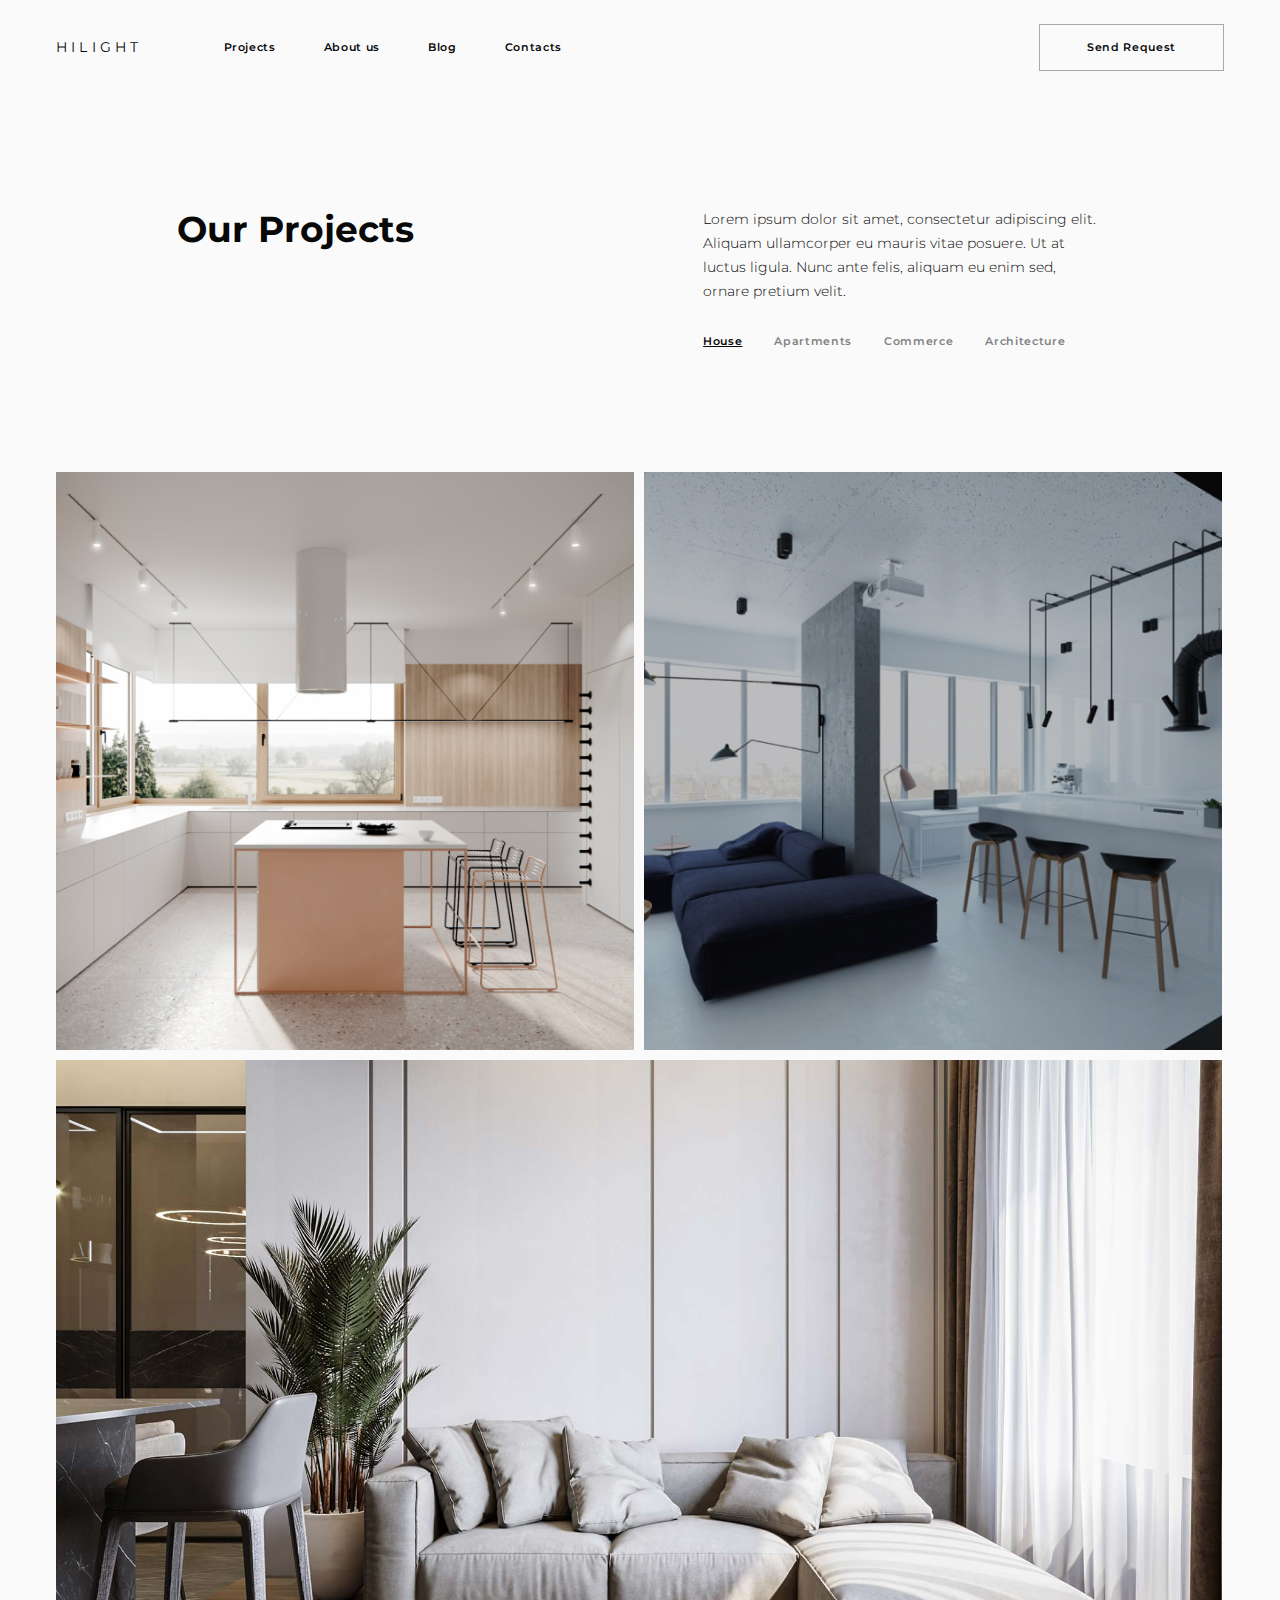
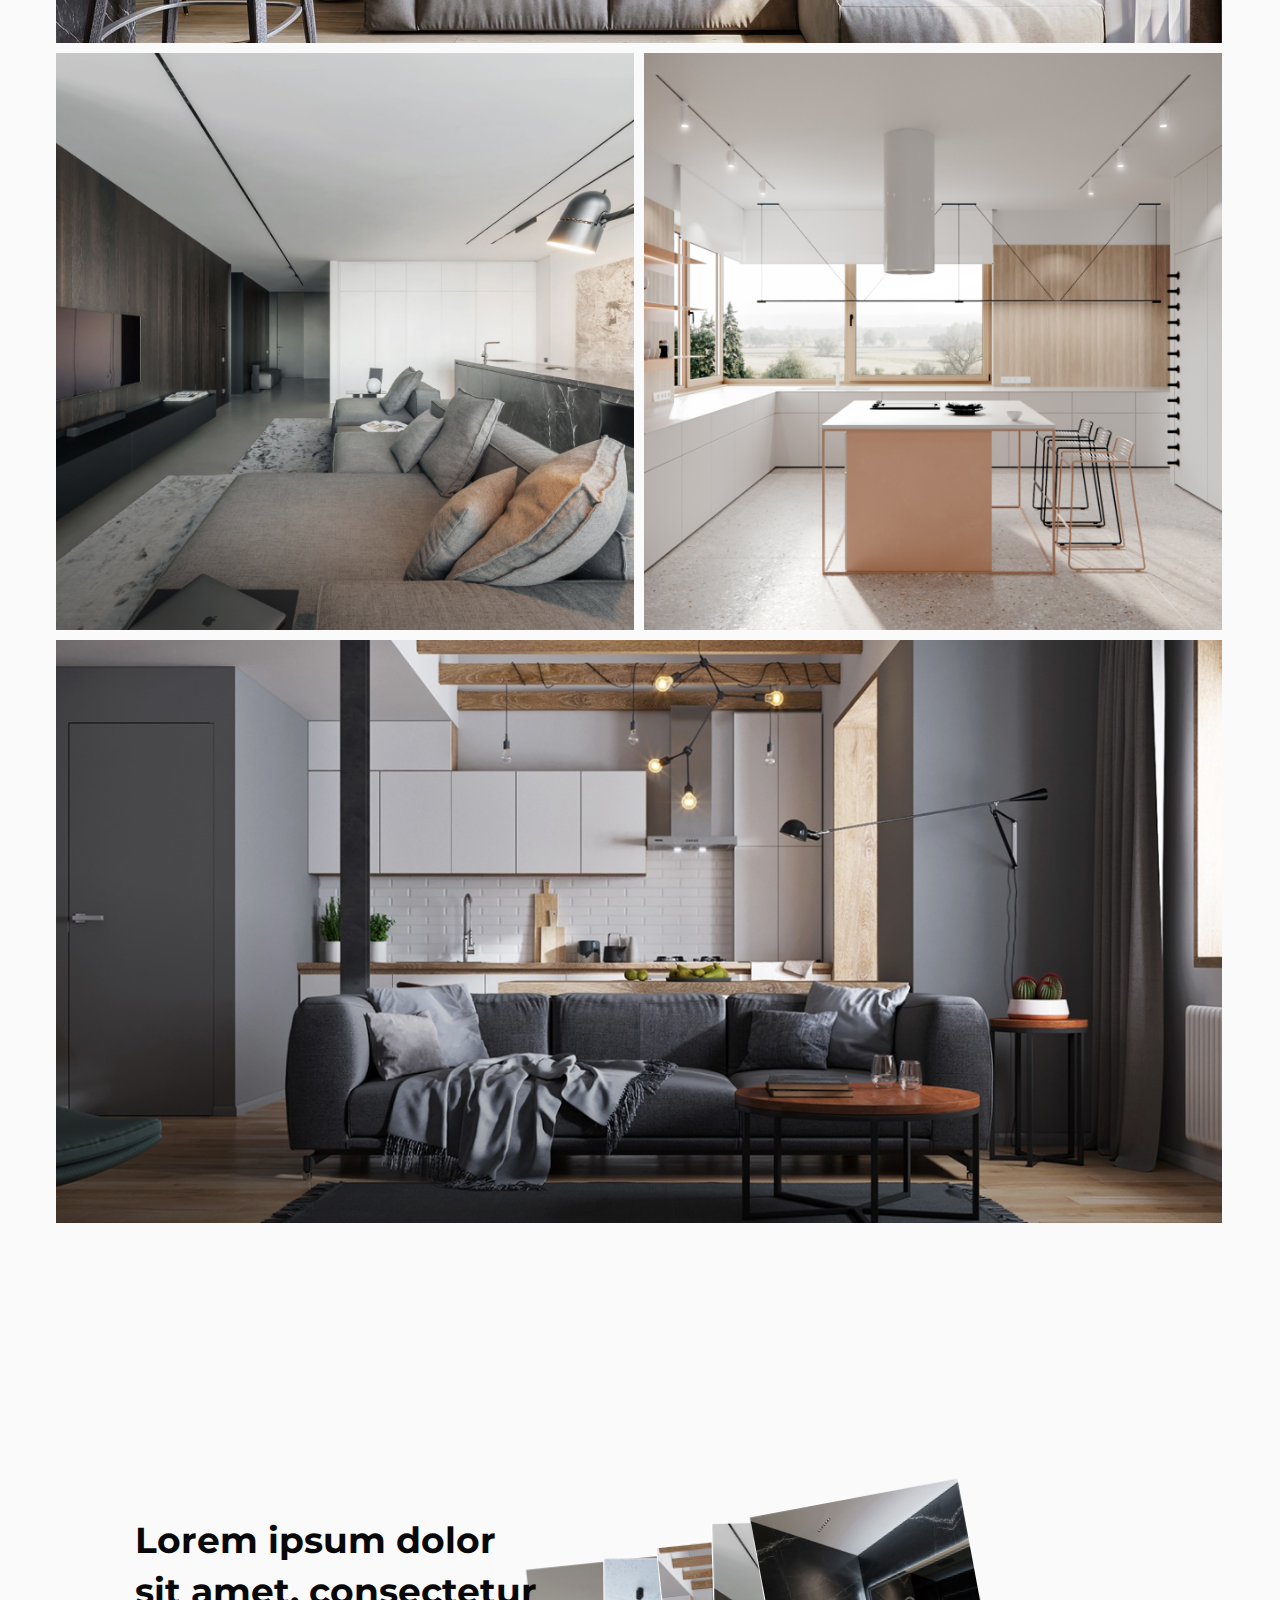
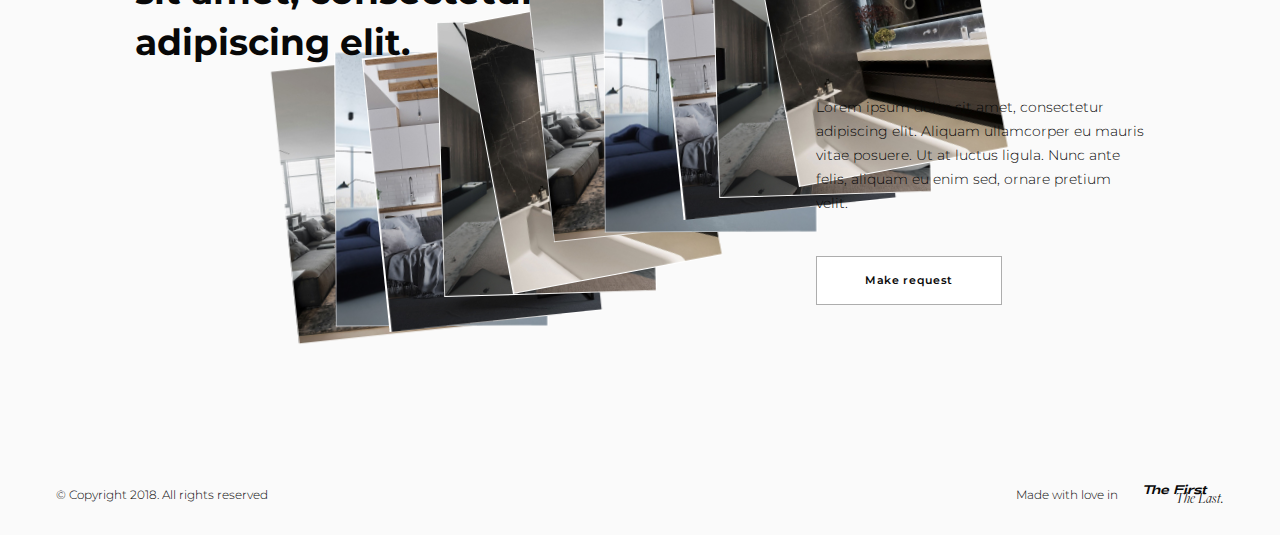
<file: projects.html>
<!DOCTYPE html>
<html lang="en">
<head>
    <meta charset="UTF-8">
    <meta http-equiv="X-UA-Compatible" content="IE=edge">
    <meta name="viewport" content="width=device-width, initial-scale=1.0, user-scalable=no">
    <link rel="stylesheet" href="https://unpkg.com/swiper@8/swiper-bundle.min.css?_v=20220728175637"/>
    <link rel="stylesheet" href="css/style.min.css?_v=20220728175637">
    <title>Interior</title>
    <link href="https://fonts.googleapis.com/css2?family=Montserrat:wght@300;400;500;600;700&display=swap&_v=20220728175637" rel="stylesheet">
    <link href="https://fonts.googleapis.com/css2?family=Roboto&display=swap&_v=20220728175637" rel="stylesheet">
</head>
<body class="projects-body">
    <div class="popup">
    <button class="popup-close">&times;</button>
    <form action="" class="popup-form" id="popupForm">
        <div class="form-info flex">
            <h2 class="popup-title">Calculate the cost of work</h2>
            <input type="text" class="form-info__item" placeholder="Name">
            <input type="text" class="form-info__item" placeholder="Last name">
            <input type="tel" class="form-info__item" placeholder="Phone">
            <input type="text" class="form-info__item" placeholder="Your city">
            <input type="email" class="form-info__item" placeholder="Email">
            <div class="form-info__item">
                <div class="select-wrap">
                    <div class="select-button">Property type</div>
                    <ul class="select-list">
                        <li class="select-list__item">House</li>
                        <li class="select-list__item">Apartments</li>
                        <li class="select-list__item">Commerce</li>
                    </ul>
                </div>
            </div>
            <!-- <input type="text"  class="form-info__item select" placeholder="Property type"> -->
            <input type="text" class="form-info__item form-info__comment" placeholder="Your comment">
        </div>
        <div class="form-area">
            <h4 class="form-area__title">Area (m2)</h4>

            <div class="form-area__selection flex">
                <div class="area-selection__item">
                    <input type="radio" id="selection-item1" name="area" value="to 50">
                    <label for="selection-item1">to 50</label>                    
                </div>
                <div class="area-selection__item">
                    <input type="radio" id="selection-item2" name="area" value="50-150" checked>
                    <label for="selection-item2">50-150</label>                    
                </div>
                <div class="area-selection__item">
                    <input type="radio" id="selection-item3" name="area" value="150-250">
                    <label for="selection-item3">150-250</label>                    
                </div>
                <div class="area-selection__item">
                    <input type="radio" id="selection-item4" name="area" value="250-400">
                    <label for="selection-item4">250-400</label>                    
                </div>
                <div class="area-selection__item">
                    <input type="radio" id="selection-item5" name="area" value="400-600">
                    <label for="selection-item5">400-600</label>                    
                </div>
                <div class="area-selection__item">
                    <input type="radio" id="selection-item6" name="area" value="600-800">
                    <label for="selection-item6">600-800</label>                    
                </div>
                <div class="area-selection__item">
                    <input type="radio" id="selection-item7" name="area" value="800-1000">
                    <label for="selection-item7">800-1000</label>                    
                </div>
                <div class="area-selection__item">
                    <input type="radio" id="selection-item8" name="area" value="1000+">
                    <label for="selection-item8">1000+</label>                    
                </div>
            </div>

            <div class="form-area__buttons flex">
                <label for="file-upload" class="file-upload">
                    <div class="file-upload__button">
                        <svg width="9" height="9" viewBox="0 0 9 9" fill="none" xmlns="http://www.w3.org/2000/svg">
                            <rect y="4" width="9" height="1" fill="#3A3E4B"/>
                            <rect x="4" width="1" height="9" fill="#3A3E4B"/>
                        </svg>
                    </div>
                    <span>Attach your file</span>
                    File size not more than 10 MB
                    <input name="myFile" type="file" id="file-upload" class="form-area__file">
                </label>
                <input type="submit" value="Send Request" class="form-area__submit submit send" onclick="submitForm()">
            </div>
            
            <section class="upload-progress"></section>            
            <section class="upload-area"></section>
            
            <p class="form-area__descr">It is a long established fact that a reader will be distracted by the readable content of a page when looking at its layout. The point of using Lorem Ipsum is that it has a more-or-less normal distribution of letters, as opposed to using 'Content here, content here', making it look like readable English.</p>            
        </div>
    </form>
</div>
    <header class="header projects-header header--dark">
        <div class="container header-container flex">
    <a href="index.html" class="logo">Hilight</a>
    <!-- ---------------BURGER------------- -->
    <div class="header-burger">
        <span class="burger-menu__icon"></span>
        <span class="burger-menu__name">Menu</span>
    </div>
    <!-- ------------END-BURGER----------- -->
    <nav class="header-nav flex">
        <ul class="header-menu flex">
            <li class="header-menu__list home-link">
                <a href="index.html" class="header-menu__link">Home</a>
            </li>
            <li class="header-menu__list">
                <a href="projects.html" class="header-menu__link">Projects</a>
            </li>
            <li class="header-menu__list">
                <a href="about.html" class="header-menu__link">About us</a>
            </li>
            <li class="header-menu__list">
                <a href="blog.html" class="header-menu__link">Blog</a>
            </li>
            <li class="header-menu__list">
                <a href="contacts.html" class="header-menu__link">Contacts</a>
            </li>
        </ul>
        <button class="language">En</button>
        <button class="send header-nav__button popup-open">Send request</button>
    </nav>
</div>
    </header>
    <main>
        <section class="projects-category">
            <div class="projects-category__container container flex">
                <h2 class="projects-category__title">Our Projects</h2>
                <div class="projects-category__descr">
                    <p class="projects-category__text">Lorem ipsum dolor sit amet, consectetur adipiscing elit. Aliquam ullamcorper eu mauris vitae posuere. Ut at luctus ligula. Nunc ante felis, aliquam eu enim sed, ornare pretium velit.</p>
                    <button class="projects-category__nav--btn projects-select__button">House</button>
                    <nav class="projects-category__nav flex">
                        <button class="projects-category__link active" data-tab="#tab_1">House</button>
                        <button class="projects-category__link" data-tab="#tab_2">Apartments</button>
                        <button class="projects-category__link" data-tab="#tab_3">Commerce</button>
                        <button class="projects-category__link" data-tab="#tab_4">Architecture</button>
                    </nav>
                </div>
            </div>
            <div class="container">
                <div class="project-page__gallery house active" id="tab_1">
                    <div class="project-gallery">
                        <div class="project-gallery__item">
                            <ul class="item-descr__header flex">
                                <li>Lodz</li>
                                <li>16.10.2018</li>
                                <li>80 sq.m</li>
                            </ul>
                            <h4 class="item-descr__title">Residence by the lighthouse</h4>
                            <a href="one-project.html" class="project-gallery__link">
                                <img src="img/gallery/photo1.jpg" alt="photo-gallery" class="project-gallery__img">
                            </a>
                        </div>
                        <div class="project-gallery__item">
                            <ul class="item-descr__header flex">
                                <li>Lodz</li>
                                <li>16.10.2018</li>
                                <li>80 sq.m</li>
                            </ul>
                            <h4 class="item-descr__title">Residence by the lighthouse</h4>
                            <a href="one-project.html" class="project-gallery__link">
                                <img src="img/gallery/photo2.jpg" alt="photo-gallery" class="project-gallery__img">
                            </a>
                        </div>
                        <div class="project-gallery__item gallery-item__big">
                            <ul class="item-descr__header flex">
                                <li>Lodz</li>
                                <li>16.10.2018</li>
                                <li>80 sq.m</li>
                            </ul>
                            <h4 class="item-descr__title">Residence by the lighthouse</h4>
                            <a href="one-project.html" class="project-gallery__link">
                                <img src="img/header-slider/slide2.jpg" alt="photo-gallery" class="project-gallery__img">
                            </a>
                        </div>
                        <div class="project-gallery__item">
                            <ul class="item-descr__header flex">
                                <li>Lodz</li>
                                <li>16.10.2018</li>
                                <li>80 sq.m</li>
                            </ul>
                            <h4 class="item-descr__title">Residence by the lighthouse</h4>
                            <a href="one-project.html" class="project-gallery__link">
                                <img src="img/gallery/photo4.jpg" alt="photo-gallery" class="project-gallery__img">
                            </a>
                        </div>
                        <div class="project-gallery__item">
                            <ul class="item-descr__header flex">
                                <li>Lodz</li>
                                <li>16.10.2018</li>
                                <li>80 sq.m</li>
                            </ul>
                            <h4 class="item-descr__title">Residence by the lighthouse</h4>
                            <a href="one-project.html" class="project-gallery__link">
                                <img src="img/gallery/photo1.jpg" alt="photo-gallery" class="project-gallery__img">
                            </a>
                        </div>
                        <div class="project-gallery__item gallery-item__big">
                            <ul class="item-descr__header flex">
                                <li>Lodz</li>
                                <li>16.10.2018</li>
                                <li>80 sq.m</li>
                            </ul>
                            <h4 class="item-descr__title">Residence by the lighthouse</h4>
                            <a href="one-project.html" class="project-gallery__link">
                                <img src="img/gallery/photo3.jpg" alt="photo-gallery" class="project-gallery__img">
                            </a>
                        </div>
                    </div>
                </div>

                <div class="project-page__gallery apartments" id="tab_2">
                    <div class="project-gallery">
                        <div class="project-gallery__item">
                            <ul class="item-descr__header flex">
                                <li>Lodz</li>
                                <li>16.10.2018</li>
                                <li>80 sq.m</li>
                            </ul>
                            <h4 class="item-descr__title">Residence by the lighthouse</h4>
                            <a href="one-project.html" class="project-gallery__link">
                                <img src="img/gallery/photo2.jpg" alt="photo-gallery" class="project-gallery__img">
                            </a>
                        </div>
                        <div class="project-gallery__item">
                            <ul class="item-descr__header flex">
                                <li>Lodz</li>
                                <li>16.10.2018</li>
                                <li>80 sq.m</li>
                            </ul>
                            <h4 class="item-descr__title">Residence by the lighthouse</h4>
                            <a href="one-project.html" class="project-gallery__link">
                                <img src="img/gallery/photo1.jpg" alt="photo-gallery" class="project-gallery__img">
                            </a>
                        </div>
                        <div class="project-gallery__item gallery-item__big">
                            <ul class="item-descr__header flex">
                                <li>Lodz</li>
                                <li>16.10.2018</li>
                                <li>80 sq.m</li>
                            </ul>
                            <h4 class="item-descr__title">Residence by the lighthouse</h4>
                            <a href="one-project.html" class="project-gallery__link">
                                <img src="img/header-slider/slide3.jpg" alt="photo-gallery" class="project-gallery__img">
                            </a>
                        </div>
                        <div class="project-gallery__item">
                            <ul class="item-descr__header flex">
                                <li>Lodz</li>
                                <li>16.10.2018</li>
                                <li>80 sq.m</li>
                            </ul>
                            <h4 class="item-descr__title">Residence by the lighthouse</h4>
                            <a href="one-project.html" class="project-gallery__link">
                                <img src="img/gallery/photo4.jpg" alt="photo-gallery" class="project-gallery__img">
                            </a>
                        </div>
                        <div class="project-gallery__item">
                            <ul class="item-descr__header flex">
                                <li>Lodz</li>
                                <li>16.10.2018</li>
                                <li>80 sq.m</li>
                            </ul>
                            <h4 class="item-descr__title">Residence by the lighthouse</h4>
                            <a href="one-project.html" class="project-gallery__link">
                                <img src="img/gallery/photo1.jpg" alt="photo-gallery" class="project-gallery__img">
                            </a>
                        </div>
                        <div class="project-gallery__item gallery-item__big">
                            <ul class="item-descr__header flex">
                                <li>Lodz</li>
                                <li>16.10.2018</li>
                                <li>80 sq.m</li>
                            </ul>
                            <h4 class="item-descr__title">Residence by the lighthouse</h4>
                            <a href="one-project.html" class="project-gallery__link">
                                <img src="img/gallery/photo3.jpg" alt="photo-gallery" class="project-gallery__img">
                            </a>
                        </div>
                    </div>
                </div>

                <div class="project-page__gallery commerce" id="tab_3">
                    <div class="project-gallery">
                        <div class="project-gallery__item">
                            <ul class="item-descr__header flex">
                                <li>Lodz</li>
                                <li>16.10.2018</li>
                                <li>80 sq.m</li>
                            </ul>
                            <h4 class="item-descr__title">Residence by the lighthouse</h4>
                            <a href="one-project.html" class="project-gallery__link">
                                <img src="img/gallery/photo4.jpg" alt="photo-gallery" class="project-gallery__img">
                            </a>
                        </div>
                        <div class="project-gallery__item">
                            <ul class="item-descr__header flex">
                                <li>Lodz</li>
                                <li>16.10.2018</li>
                                <li>80 sq.m</li>
                            </ul>
                            <h4 class="item-descr__title">Residence by the lighthouse</h4>
                            <a href="one-project.html" class="project-gallery__link">
                                <img src="img/gallery/photo1.jpg" alt="photo-gallery" class="project-gallery__img">
                            </a>
                        </div>
                        <div class="project-gallery__item gallery-item__big">
                            <ul class="item-descr__header flex">
                                <li>Lodz</li>
                                <li>16.10.2018</li>
                                <li>80 sq.m</li>
                            </ul>
                            <h4 class="item-descr__title">Residence by the lighthouse</h4>
                            <a href="one-project.html" class="project-gallery__link">
                                <img src="img/header-slider/slide3.jpg" alt="photo-gallery" class="project-gallery__img">
                            </a>
                        </div>
                        <div class="project-gallery__item">
                            <ul class="item-descr__header flex">
                                <li>Lodz</li>
                                <li>16.10.2018</li>
                                <li>80 sq.m</li>
                            </ul>
                            <h4 class="item-descr__title">Residence by the lighthouse</h4>
                            <a href="one-project.html" class="project-gallery__link">
                                <img src="img/gallery/photo4.jpg" alt="photo-gallery" class="project-gallery__img">
                            </a>
                        </div>
                        <div class="project-gallery__item">
                            <ul class="item-descr__header flex">
                                <li>Lodz</li>
                                <li>16.10.2018</li>
                                <li>80 sq.m</li>
                            </ul>
                            <h4 class="item-descr__title">Residence by the lighthouse</h4>
                            <a href="one-project.html" class="project-gallery__link">
                                <img src="img/gallery/photo1.jpg" alt="photo-gallery" class="project-gallery__img">
                            </a>
                        </div>
                        <div class="project-gallery__item gallery-item__big">
                            <ul class="item-descr__header flex">
                                <li>Lodz</li>
                                <li>16.10.2018</li>
                                <li>80 sq.m</li>
                            </ul>
                            <h4 class="item-descr__title">Residence by the lighthouse</h4>
                            <a href="one-project.html" class="project-gallery__link">
                                <img src="img/gallery/photo3.jpg" alt="photo-gallery" class="project-gallery__img">
                            </a>
                        </div>
                    </div>
                </div>

                <div class="project-page__gallery architecture" id="tab_4">
                    <div class="project-gallery">
                        <div class="project-gallery__item">
                            <ul class="item-descr__header flex">
                                <li>Lodz</li>
                                <li>16.10.2018</li>
                                <li>80 sq.m</li>
                            </ul>
                            <h4 class="item-descr__title">Residence by the lighthouse</h4>
                            <a href="one-project.html" class="project-gallery__link">
                                <img src="img/gallery/photo2.jpg" alt="photo-gallery" class="project-gallery__img">
                            </a>
                        </div>
                        <div class="project-gallery__item">
                            <ul class="item-descr__header flex">
                                <li>Lodz</li>
                                <li>16.10.2018</li>
                                <li>80 sq.m</li>
                            </ul>
                            <h4 class="item-descr__title">Residence by the lighthouse</h4>
                            <a href="one-project.html" class="project-gallery__link">
                                <img src="img/gallery/photo4.jpg" alt="photo-gallery" class="project-gallery__img">
                            </a>
                        </div>
                        <div class="project-gallery__item gallery-item__big">
                            <ul class="item-descr__header flex">
                                <li>Lodz</li>
                                <li>16.10.2018</li>
                                <li>80 sq.m</li>
                            </ul>
                            <h4 class="item-descr__title">Residence by the lighthouse</h4>
                            <a href="one-project.html" class="project-gallery__link">
                                <img src="img/header-slider/slide2.jpg" alt="photo-gallery" class="project-gallery__img">
                            </a>
                        </div>
                        <div class="project-gallery__item">
                            <ul class="item-descr__header flex">
                                <li>Lodz</li>
                                <li>16.10.2018</li>
                                <li>80 sq.m</li>
                            </ul>
                            <h4 class="item-descr__title">Residence by the lighthouse</h4>
                            <a href="one-project.html" class="project-gallery__link">
                                <img src="img/gallery/photo4.jpg" alt="photo-gallery" class="project-gallery__img">
                            </a>
                        </div>
                        <div class="project-gallery__item">
                            <ul class="item-descr__header flex">
                                <li>Lodz</li>
                                <li>16.10.2018</li>
                                <li>80 sq.m</li>
                            </ul>
                            <h4 class="item-descr__title">Residence by the lighthouse</h4>
                            <a href="one-project.html" class="project-gallery__link">
                                <img src="img/gallery/photo1.jpg" alt="photo-gallery" class="project-gallery__img">
                            </a>
                        </div>
                        <div class="project-gallery__item gallery-item__big">
                            <ul class="item-descr__header flex">
                                <li>Lodz</li>
                                <li>16.10.2018</li>
                                <li>80 sq.m</li>
                            </ul>
                            <h4 class="item-descr__title">Residence by the lighthouse</h4>
                            <a href="one-project.html" class="project-gallery__link">
                                <img src="img/gallery/photo3.jpg" alt="photo-gallery" class="project-gallery__img">
                            </a>
                        </div>
                    </div>
                </div>
            </div>
        </section>
        <div class="projects-request request">
            <div class="request-container flex">
    <h2 class="request-title">Lorem ipsum dolor sit amet, consectetur adipiscing elit.</h2>
    <div class="request-descr">
        <p class="request-descr__text">Lorem ipsum dolor sit amet, consectetur adipiscing elit. Aliquam ullamcorper eu mauris vitae posuere. Ut at luctus ligula. Nunc ante felis, aliquam eu enim sed, ornare pretium velit.</p>
        <button class="request-descr__button popup-make">Make request</button>                    
    </div>
    <div class="request-gallery">
        <div class="request-gallery__item gallery-item__1"><img src="img/request-gallery/img1.jpg" alt="gallery__img" class="request-gallery__img"></div>
        <div class="request-gallery__item gallery-item__2"><img src="img/request-gallery/img2.jpg" alt="gallery__img" class="request-gallery__img"></div>
        <div class="request-gallery__item gallery-item__3"><img src="img/request-gallery/img3.jpg" alt="gallery__img" class="request-gallery__img"></div>
        <div class="request-gallery__item gallery-item__4"><img src="img/request-gallery/img4.jpg" alt="gallery__img" class="request-gallery__img"></div>
        <div class="request-gallery__item gallery-item__5"><img src="img/request-gallery/img5.jpg" alt="gallery__img" class="request-gallery__img"></div>
        <div class="request-gallery__item gallery-item__6"><img src="img/request-gallery/img1.jpg" alt="gallery__img" class="request-gallery__img"></div>
        <div class="request-gallery__item gallery-item__7"><img src="img/request-gallery/img2.jpg" alt="gallery__img" class="request-gallery__img"></div>
        <div class="request-gallery__item gallery-item__8"><img src="img/request-gallery/img3.jpg" alt="gallery__img" class="request-gallery__img"></div>
        <div class="request-gallery__item gallery-item__9"><img src="img/request-gallery/img4.jpg" alt="gallery__img" class="request-gallery__img"></div>
        <div class="request-gallery__item gallery-item__10"><img src="img/request-gallery/img5.jpg" alt="gallery__img" class="request-gallery__img"></div>
    </div>
</div>
        </div>
    </main>
    <footer class="footer projects-footer">
        
<div class="container footer-container flex">
    <p class="footer-copy">© Copyright 2018. All rights reserved</p>
    <div class="footer-slogan flex">
        <p class="slogan-left">Made with love in</p>
        <div class="slogan-right flex">
            <p class="slogan-right__first">The First</p>
            <p class="slogan-right__last">The Last.</p>
        </div>
    </div>
</div>
    </footer>
    <script src="https://code.jquery.com/jquery-3.6.0.min.js?_v=20220728175637" integrity="sha256-/xUj+3OJU5yExlq6GSYGSHk7tPXikynS7ogEvDej/m4=" crossorigin="anonymous"></script>
    <script src="https://unpkg.com/swiper@8/swiper-bundle.min.js?_v=20220728175637"></script>
    <script src="js/main.js?_v=20220728175637"></script>
    <script src="js/select.js?_v=20220728175637"></script>
</body>
</html>
</file>
<file: css/style.min.css>
@charset "UTF-8";a,abbr,acronym,address,applet,article,aside,audio,b,big,blockquote,body,canvas,caption,center,cite,code,dd,del,details,dfn,div,dl,dt,em,embed,fieldset,figcaption,figure,footer,form,h1,h2,h3,h4,h5,h6,header,hgroup,html,i,iframe,img,ins,kbd,label,legend,li,mark,menu,nav,object,ol,output,p,pre,q,ruby,s,samp,section,small,span,strike,strong,sub,summary,sup,table,tbody,td,tfoot,th,thead,time,tr,tt,u,ul,var,video{margin:0;padding:0;border:0;font-size:100%;font:inherit}article,aside,details,figcaption,figure,footer,header,hgroup,menu,nav,section{display:block}body{line-height:1}ol,ul{list-style:none}blockquote,q{quotes:none}blockquote:after,blockquote:before,q:after,q:before{content:"";content:none}table{border-collapse:collapse;border-spacing:0}a{text-decoration:none;color:inherit}input{border:0 none}button{padding:0;border:none;background-color:transparent;font-size:inherit;font-family:inherit;cursor:pointer}@font-face{font-family:Adieu;font-display:swap;src:url(../fonts/Adieu-Regular.woff2) format("woff2"),url(../fonts/Adieu-Regular.woff) format("woff");font-weight:400;font-style:normal}@font-face{font-family:HelveticaNeueCyr;font-display:swap;src:url(../fonts/HelveticaNeueCyr-Medium.woff2) format("woff2"),url(../fonts/HelveticaNeueCyr-Medium.woff) format("woff");font-weight:500;font-style:normal}@font-face{font-family:FreightBigProLight;font-display:swap;src:url(../fonts/FreightBigProLight-Italic.woff2) format("woff2"),url(../fonts/FreightBigProLight-Italic.woff) format("woff");font-weight:400;font-style:normal}@font-face{font-family:HelveticaNeueCyr;font-display:swap;src:url(../fonts/HelveticaNeueCyr-Roman.woff2) format("woff2"),url(../fonts/HelveticaNeueCyr-Roman.woff) format("woff");font-weight:400;font-style:normal}@font-face{font-family:SFProDisplay;font-display:swap;src:url(../fonts/SFProDisplay-Semibold.woff2) format("woff2"),url(../fonts/SFProDisplay-Semibold.woff) format("woff");font-weight:600;font-style:normal}@font-face{font-family:SFProDisplay;font-display:swap;src:url(../fonts/SFProDisplay-Regular.woff2) format("woff2"),url(../fonts/SFProDisplay-Regular.woff) format("woff");font-weight:400;font-style:normal}header{color:#fff;background-color:rgba(255,255,255,0);position:absolute;width:100%;left:0;top:0;padding:24px 0;z-index:10}.header-container{align-items:center}.home-link{display:none}.logo{font-size:14px;line-height:17px;letter-spacing:.3em;text-transform:uppercase;z-index:2}.header-nav{font-weight:600;font-size:11px;line-height:13px;letter-spacing:.06em;margin-left:6.9444444444%;width:100%}.header-nav__button{color:#fff;font-weight:600;font-size:11px;line-height:13px;letter-spacing:.06em;z-index:3}.header-menu{align-items:center}.header-menu__link{transition:all .5s}.header-menu__link:hover{color:rgba(0,0,0,.8)}.header-menu__list{margin-right:48px}.header-menu__list:last-of-type{margin-right:0}.language{color:#fff;margin-left:auto;display:flex;margin-right:83px;border:none;cursor:pointer;align-items:center;transition:all .5s}.language:hover{color:rgba(0,0,0,.8)}.send{text-transform:capitalize;padding:16px 47px;border:1px solid rgba(253,253,253,.32);box-sizing:border-box;transition:all .5s}.send:hover{background-color:rgba(253,253,253,.32);color:#000}.black-header .header-menu__link{transition:all .5s}.black-header .header-menu__link:hover{color:#fff;opacity:.5}.footer{position:absolute;bottom:0;width:100%;background-color:transparent;font-weight:300;font-size:12px;line-height:18px;color:#828282}.footer-container{justify-content:space-between;height:80px;align-items:center}.footer-slogan{align-items:center}.slogan-left{margin-right:24px}.slogan-right{flex-direction:column;color:#fff}.slogan-right__first{font-family:Adieu;font-style:italic;font-weight:400;font-size:12.6864px;line-height:80%}.slogan-right__last{padding-left:33px;font-family:FreightBigProLight;font-size:15.2236px;line-height:80%}body{width:100%;font-family:Montserrat,sans-serif;position:relative}.body--block,.body--not_scroll{overflow:hidden;z-index:-1}.container{width:100%;max-width:1440px;margin:0 auto;padding:0 4.375%;box-sizing:border-box}.flex{display:flex}h2{font-weight:700;font-size:36px;line-height:44px;color:#080808;text-transform:capitalize}.discover-link{font-weight:700;font-size:10px;line-height:12px;letter-spacing:.12em;text-transform:uppercase;position:relative;padding:0 65px 0 16px;transition:all .5s}.discover-link:hover{color:rgba(0,0,0,.8)}.discover-link::after,.discover-link::before{content:"";position:absolute;height:1px;background:rgba(255,255,255,.4);top:50%;transform:translateY(-50%)}.discover-link::before{left:0;width:8px}.discover-link::after{right:0;width:56px}#preloader{display:flex;visibility:visible;transform:scale(1);align-items:center;justify-content:center;position:fixed;width:100%;height:100vh;left:0;top:0;z-index:1000;background:#000;transition:all .9s}#preloader.preloader--hide{visibility:hidden;opacity:0;z-index:-99}.preloader-loader{position:relative;font-weight:300;font-size:24px;line-height:29px;letter-spacing:.26em;color:#fafafa}.preloader-light{position:absolute;top:0;left:40px;opacity:0;transition:all .3s}.preloader-light--show{opacity:1}.percents{margin-left:18px;transition:all .3s;opacity:1}.percents--hide{opacity:0}.popup-close,.thanks-popup__close{position:absolute;right:40px;top:40px;display:block;cursor:pointer;width:16px;height:16px;color:#fff;transition:all .5s}.popup-close:hover,.thanks-popup__close:hover{transform:scale(2)}.popup,.thanks-popup{visible:hidden;transform:scale(0);position:fixed;width:100%;height:100%;left:0;top:0;z-index:-99;background:rgba(0,0,0,.9);transition:all .5s;overflow:auto}.popup--visible,.thanks-popup--visible{visible:visible;transform:scale(1);z-index:99}.popup-form{width:72.6388888889%;background:#f2f2f2;color:#3a3e4b;position:absolute;left:50%;transform:translateX(-50%);margin:100px 0}.form-area,.form-info{width:76.4818355641%;margin:56px auto;padding:44px 70px;background:#fff;border:1px solid rgba(0,0,0,.04)}.form-info{flex-wrap:wrap;justify-content:space-between}.popup-title{text-transform:none;width:100%;text-align:center;margin-bottom:38px}.form-info__item{width:47.2727272727%;font-family:Montserrat;font-weight:600;font-size:11px;line-height:13px;letter-spacing:.06em;padding-bottom:11px;margin-bottom:38px;border-bottom:1px solid #f3f3f3;outline:0}.form-info__comment{width:100%;margin-bottom:0}.form-area__title{margin-bottom:24px;font-weight:600;font-size:11px;line-height:13px;letter-spacing:.06em}.form-area__descr{width:75%;margin:0 auto;text-align:center;font-family:Roboto;font-weight:400;font-size:10px;line-height:14px;letter-spacing:.06em;color:#afb0b2}.form-area__selection{justify-content:space-between;position:relative}.form-area__selection::after{position:absolute;content:"";bottom:9px;left:50%;transform:translateX(-50%);width:96%;height:1px;background:#f7f7f6}.form-area__buttons{justify-content:space-between;align-items:center;margin:52px 0 38px}.form-area__submit{color:#fff;border:1px solid #3a3e4b;background-color:#3a3e4b;box-sizing:border-box;transition:all .5s;font-weight:600;font-size:11px;line-height:13px;text-align:center;letter-spacing:.06em;padding:14px 34px}.form-area__submit:hover{background-color:#fff;color:#3a3e4b}.area-selection__item{display:flex;flex-direction:column;align-items:center;justify-content:center;position:relative}.area-selection__item label{margin-bottom:10px;font-weight:500;font-size:9px;line-height:11px;text-align:center;letter-spacing:.06em;cursor:pointer;padding-bottom:28px;color:rgba(58,62,75,.45);transition:all .5s}.area-selection__item input{order:1;position:absolute;opacity:0}.area-selection__item input+label:before{z-index:11;content:"";background:#afb0b2;border-radius:100%;border:7px solid #f7f7f6;display:inline-block;position:absolute;bottom:0;left:50%;transform:translateX(-50%);width:4px;height:4px;cursor:pointer;text-align:center;transition:all .5s}.area-selection__item input:checked+label{color:#1d1f26}.area-selection__item input:checked+label:before{background-color:#fff;border:7px solid #1d1f26}.select-wrap{cursor:pointer;position:relative}.select-button{position:relative}.select-button:after{content:"";position:absolute;top:60%;right:15px;transform:translateY(-50%);width:0;height:0;border-width:10,4px 6px 0 6px;border-color:#3a3e4b transparent transparent transparent;border-style:solid;pointer-events:none}.select-list{visibility:hidden;position:absolute;top:20px;left:0;width:100%;background-color:#fff;border:1px solid #1d1f26}.select-list__item{font-family:Montserrat;font-weight:500;font-size:11px;line-height:13px;letter-spacing:.06em;color:#313131;padding:10px}.select-list__item:hover{background-color:rgba(255,255,255,.7)}.select-list--active{visibility:visible}.form-area__file{display:none}.file-upload{position:relative;padding-left:51px;font-weight:500;font-size:9px;line-height:11px;letter-spacing:.06em;color:rgba(58,62,75,.45);cursor:pointer}.file-upload span{font-weight:600;font-size:11px;line-height:13px;letter-spacing:.06em;color:#3a3e4b;display:block;margin-bottom:5px}.file-upload__button{position:absolute;left:0;top:50%;transform:translateY(-50%);width:39px;height:39px;background:#f7f7f6;border:1px dashed rgba(58,62,75,.08);border-radius:100%;transition:all .5s}.file-upload__button svg{position:absolute;left:50%;top:50%;transform:translate(-50%,-50%);transition:all .5s}.file-upload:hover .file-upload__button{background-color:#1d1f26}.file-upload:hover .file-upload__button svg rect{fill:#fff}.thanks-popup__container{width:72.6388888889%;background:#fff;padding:100px 0;color:#3a3e4b;position:absolute;left:50%;transform:translateX(-50%);margin:100px 0}.thanks-popup__title{font-family:Montserrat;font-style:normal;font-weight:700;font-size:24px;line-height:29px;text-align:center;margin-bottom:25px}.thanks-popup__text{font-weight:300;font-size:14px;line-height:24px;text-align:center;width:60%;margin:0 auto}.upload-progress .row{list-style:none;display:flex;align-items:center}.upload-progress .row img{margin-right:20px}.upload-progress .row .content{width:100%;margin-left:15px}.upload-progress .row .content .details{display:flex;align-items:center;margin-bottom:10px;justify-content:space-between}.upload-progress .row .content .progress-bar{height:5px;width:100%;margin-bottom:4px;background-color:#fff;border-radius:25px}.upload-progress .row .content .progress-bar .progress{height:100%;width:0%;background-color:#3a3e4b;border-radius:inherit}.upload-area{margin-bottom:40px}.upload-area{max-height:250px;overflow-y:scroll}.upload-area .row{margin-bottom:30px;list-style:none}.upload-area .row .content{display:flex;align-items:center}.upload-area .row .content .details{display:flex;margin-left:15px;flex-direction:column}.upload-area .row .content .details .size{font-family:Montserrat;font-size:11px}.upload-area .row .content img{margin-right:20px}.upload-area.onprogress{max-height:150px}.done-img{margin-left:auto}.header-burger{display:none;cursor:pointer}.intro-feedback__geo--wrap{position:relative}.intro{box-sizing:border-box;color:#fff;position:relative;margin-bottom:140px}.intro-feedback,.intro-main,.next-project{z-index:2;position:absolute}.intro-main{width:72%;left:17%;top:50%;transform:translateY(-50%)}.intro-main__title{font-weight:700;font-size:56px;line-height:68px;width:54%}.intro-main__descr{margin-top:52px;justify-content:space-between;align-items:center}.descr-pages{position:relative;gap:12px;align-items:center}.descr-pages__list{font-weight:300;font-size:11px;line-height:13px;letter-spacing:.06em;cursor:pointer}.descr-pages__progress{width:87px;height:1px;background-color:#fff}.descr-pages__progress-opacity{opacity:.32}.intro-feedback{position:absolute;bottom:40px;left:64px;font-weight:600;font-size:11px;line-height:13px;letter-spacing:.06em;align-items:center}.intro-feedback a{transition:all .5s}.intro-feedback a:hover{color:rgba(0,0,0,.8)}.intro-feedback__social{gap:16px;margin-right:120px}.intro-feedback__geo{margin-right:72px;background:rgba(255,255,255,.5);box-shadow:0 1.15336px 1.22544px rgba(0,0,0,.2),inset 0 -.288339px .0720847px rgba(255,255,255,.23);-webkit-backdrop-filter:blur(2px);backdrop-filter:blur(2px);border-radius:8.70783px;position:relative;cursor:pointer;padding:5px 51px 5px 28px}.intro-feedback__geo::after,.intro-feedback__geo::before{position:absolute;top:50%;transform:translateY(-50%)}.intro-feedback__geo::before{left:12px;content:url(../img/svg-icons/geo.svg)}.intro-feedback__geo::after{right:13px;content:url(../img/svg-icons/arrow-bottom.svg)}.intro-feedback__tel{margin-right:31px}.next-project{position:absolute;bottom:190px;right:-100px;width:400px;transform:rotate(-90deg)}.next-project__link{text-transform:capitalize;font-weight:600;font-size:11px;line-height:13px;letter-spacing:.06em;display:inline-block;margin-bottom:10px}.next-project__title{font-weight:700;font-size:48px;line-height:47px;letter-spacing:.04em;color:transparent;-webkit-text-stroke:1px #fff}.intro-feedback__geo{position:relative;font-family:Montserrat;font-style:normal;font-weight:600;font-size:11px;line-height:13px;letter-spacing:.06em;color:#fff}.city-selection{width:140px;visibility:hidden;position:absolute;bottom:30px;left:0;width:120px;background-color:transparent;border:1px solid #c4c4c4;border-radius:8.7px}.city-selection--visible{visibility:visible}.city-selection__list{font-weight:600;font-size:11px;line-height:13px;letter-spacing:.06em;color:#fff;padding:5px 20px;cursor:pointer;text-align:left}.city-selection__list:hover{background-color:rgba(255,255,255,.5)}.intro-swiper{position:relative;height:744px;z-index:1}.intro-swiper__img{text-align:center;width:100%;height:744px}.philosophy{position:relative}.philosophy-wrap__right{position:absolute;top:0;right:0;width:35.625%}.wrap-left__img,.wrap-right__img{width:100%;height:auto}.philosophy-container{padding:80px 13.7% 140px;position:relative;color:#080808;flex-wrap:wrap}.philosophy-descr{width:49.3295019157%;margin-bottom:262px}.philosophy-descr__title{margin-bottom:28px}.philosophy-descr__text1,.philosophy-descr__text2{font-weight:300;font-size:14px;line-height:24px;color:#080808;opacity:.7}.philosophy-descr__text2{margin:24px 0 64px}.philosophy-descr__more:hover{text-decoration:underline}.philosophy-descr__more::after,.philosophy-descr__more::before{background:rgba(49,49,49,.2)}.philosophy-wrap__left{width:30.2681992337%;position:relative}.wrap-left__top-img{position:absolute;width:88%;height:auto;right:-200px;top:-125px}.new-string{width:100%}.philosophy-quote{width:36.398467433%;margin-left:27.0114942529%;padding-left:50px;padding-top:150px;position:relative}.philosophy-quote__text{font-weight:300;font-size:20px;line-height:170.66%;color:#080808;opacity:.7}.philosophy-quote::before{content:"“";position:absolute;left:0;top:152px;font-weight:700;font-size:36px;color:#080808}.project-gallery__item{position:relative}.project-gallery__item:hover .item-descr__header{visibility:visible}.project-gallery__item:hover .item-descr__title{visibility:visible}.item-descr__header{position:absolute;visibility:hidden;top:32px;left:32px;font-weight:400;font-size:10px;line-height:17px;gap:24px;color:#fff;z-index:2}.item-descr__title{position:absolute;visibility:hidden;left:32px;bottom:32px;font-weight:700;font-size:22px;line-height:28px;color:#fff;z-index:2}.projects{background:radial-gradient(50% 50% at 50% 50%,#0f0f0f 0,#080808 100%);text-align:center;padding:140px 0 180px}.project-title{color:#fff}.project-descr{width:35%;margin:34px auto 140px;font-weight:300;font-size:14px;line-height:24px;color:#828282}.project-gallery{display:grid;gap:10px;text-align:left;grid-template-columns:49.4696969697% 49.4696969697%}.project-gallery__item{position:relative;padding-top:100%;max-height:653px;box-sizing:border-box;background-color:#fff}.project-gallery__img{position:absolute;z-index:1;top:0;left:0;width:100%;height:100%;-o-object-fit:cover;object-fit:cover}.projects-link .project-gallery__link .project-gallery__img{transform:scale(.4,.5)}.projects-link .project-gallery__text{position:absolute;left:50%;transform:translateX(-50%);top:17%;font-weight:700;font-size:22px;line-height:28px;color:#080808}.projects-link .project-gallery__text:hover{text-decoration:underline}.gallery-item__big{grid-column:span 2;grid-row:span 1;padding-top:50%}.request{padding:180px 135px 0;color:#fff;text-align:left}.request-container{position:relative;justify-content:space-between}.request-title{color:#fff;line-height:51px;text-transform:none;width:40.7088122605%;z-index:99}.request-descr{width:32.5670498084%;z-index:99}.request-descr__text{font-weight:300;font-size:14px;line-height:24px;margin:180px 0 41px}.request-descr__button{color:#080808;padding:17px 48px;background-color:#fff;border:1px solid #fff;font-weight:600;font-size:11px;line-height:13px;letter-spacing:.06em;transition:all .5s}.request-descr__button:hover{background-color:rgba(0,0,0,.32);color:#fff}.request-gallery{position:absolute;left:50%;top:50%;transform:translate(-50%,-50%);width:740px;height:470px}.request-gallery__item{background:linear-gradient(19.71deg,rgba(0,0,0,.48) 0,rgba(0,0,0,0) 45.39%);position:absolute;width:211px;height:273px;cursor:pointer;transition:all .5s}.request-gallery__item:hover{transform:scale(1.2);z-index:10}.gallery-item__1{bottom:12px;left:14px;transform:rotate(-5.99deg)}.gallery-item__2{bottom:20px;left:65px;transform:rotate(-.33deg)}.gallery-item__3{bottom:25px;left:105px;transform:rotate(-5.81deg)}.gallery-item__4{bottom:53px;left:170px;transform:rotate(-1.72deg)}.gallery-item__5{bottom:70px;left:216px;transform:rotate(-10.5deg)}.gallery-item__6{top:83px;right:260px;transform:rotate(-5.99deg)}.gallery-item__7{top:83px;right:195px;transform:rotate(-.33deg)}.gallery-item__8{top:60px;right:130px;transform:rotate(-5.81deg)}.gallery-item__9{top:45px;right:84px;transform:rotate(-1.72deg)}.gallery-item__10{top:20px;right:27px;transform:rotate(-10.5deg)}.circular-gallery{background:#fafafa;position:relative;background-image:url(../img/circular-gallery-bg.png);background-position:center center;background-repeat:no-repeat;background-size:cover}.circular-gallery__container{padding:345px 0}.circular-gallery__descr{width:430px;color:#080808;margin:0 auto}.circular-gallery__title{font-weight:700;font-size:56px;line-height:68px;margin-bottom:18px}.circular-gallery__text{font-weight:300;font-size:14px;line-height:24px;text-align:center;opacity:.6}.contacts{background-image:url(../img/contacts-bg.jpg);background-position:center center;background-repeat:no-repeat;background-size:cover;padding:120px 0 170px}.contacts-container{padding:0 13.5%;color:#fff}.contacts-title{color:#fff}.contacts-descr{font-weight:300;font-size:14px;line-height:24px;opacity:.6;margin:24px 0 72px;width:37%}.contacts-items{margin-bottom:72px;justify-content:space-between}.contacts-addresses{gap:120px}.addresses-item__town{margin-bottom:24px;font-weight:700;font-size:16px;line-height:22px}.addresses-item__phone{display:inline-block}.addresses-item__home,.addresses-item__phone,.addresses-item__street{font-weight:300;font-size:11px;line-height:13px;letter-spacing:.06em;margin-bottom:8px}.contacts-social{font-weight:600;font-size:11px;line-height:13px;letter-spacing:.06em}.contacts-social__mail{display:inline-block;margin-bottom:23px}.contacts-social__mail:hover{text-decoration:underline}.contacts-social__links{gap:16px}.contact-page{padding:182px 0}.blog-news__item{overflow:hidden;transition:.5s all}.blog-news__item.anime{transform:scale(0);opacity:0}.blog-news__item.hide{visibility:hidden;width:0;height:0;font-size:0;margin:0;position:absolute}.blog-body{background-color:#fafafa;color:#080808}.blog-header{position:relative;color:#080808}.blog-header .header-nav__button{color:#080808}.blog-header .send{border:1px solid rgba(0,0,0,.32)}.blog-header .send:hover{background-color:rgba(0,0,0,.32);color:#fff}.blog-header .header-menu__link:hover{color:rgba(0,0,0,.32)}.blog-news{padding:112px 0 140px}.blog-news__header{width:79.604261796%;margin:0 auto;align-items:center;justify-content:space-between}.blog-news__title{text-transform:none}.blog-news__nav{align-items:center;font-weight:600;font-size:11px;line-height:13px;letter-spacing:.06em;color:#828282;gap:32px}.blog-news__nav button{font-family:Montserrat;font-style:normal;font-weight:600;font-size:11px;line-height:13px;letter-spacing:.06em;color:#828282}.blog-news__nav button.active,.blog-news__nav button:hover{transition:all .5s;color:#080808;text-decoration:underline}.blog-news__items{margin:124px 0 96px;display:grid;gap:10px;text-align:left;grid-template-columns:49.4696969697% 49.4696969697%}.blog-news__item{position:relative;padding-top:100%;max-height:653px;box-sizing:border-box;background-color:#fff}.blog-news__img{position:absolute;z-index:1;top:0;left:0;width:100%;height:100%;-o-object-fit:cover;object-fit:cover}.blog-news__paginator{gap:25px;justify-content:center;align-items:center;font-weight:600;font-size:11px;line-height:13px;letter-spacing:.06em;cursor:pointer}.blog-news__arrow{opacity:.5}.blog-news__item{position:relative}.blog-news__item:hover .item-descr__header{visibility:visible}.blog-news__item:hover .item-descr__title{visibility:visible}.blog__text-news{position:relative;background-color:#f2f2f2;padding-left:56px;color:#080808}.blog-news__item-title{visibility:visible;width:44%;font-weight:700;font-size:28px;line-height:36px;bottom:56px;left:56px}.text-news__wrap{position:absolute;bottom:56px}.text-news__title{font-weight:700;font-size:28px;line-height:34px;padding-right:35%}.text-news__descr{margin:24px 0 56px;font-weight:300;font-size:14px;line-height:24px;opacity:.7;padding-right:26%}.text-news__link::after,.text-news__link::before{background:rgba(49,49,49,.2)}.category-blog{padding-left:55px}.blog-form{background-image:url(../img/blog-form-bg.jpg);background-position:center center;background-repeat:no-repeat;background-size:cover;padding:140px 0 187px;color:#fff}.blog-form__container{padding:0 13.8194444444%;justify-content:space-between}.blog-form__title{width:40.7869481766%;color:#fff}.blog-form__feedback{width:36.660268714%;flex-direction:column;justify-content:flex-end;padding-top:175px}form.form-feedback__form{width:100%;padding-bottom:0}.form-feedback__text{font-weight:300;font-size:14px;line-height:24px;margin-bottom:41px}input.form-feedback__email{background-color:transparent;opacity:1;border-bottom:1px solid #fff}input.form-feedback__submit{opacity:1;background:url(../img/svg-icons/blog-submit-arrow.svg) no-repeat scroll 0 0 transparent}.one-blog--body{color:#080808}.one-blog--header{position:relative;color:#080808}.one-blog--header .header-nav__button{color:#080808}.one-blog--header .send{border:1px solid rgba(0,0,0,.32)}.one-blog--header .send:hover{background-color:rgba(0,0,0,.32);color:#fff}.one-blog--header .header-menu__link:hover{color:rgba(0,0,0,.32)}.one-blog--info{padding:100px 0}.one-blog--descr{width:54.4140030441%;margin:0 15.8295281583% 0 10.1217656012%}.one-blog--descr-title{font-weight:700;font-size:36px;line-height:44px}.one-blog--descr-text{margin:32px 0 96px;font-weight:300;font-size:14px;line-height:24px;opacity:.7}.one-blog--social span{font-weight:500;font-size:14px;line-height:170.66%}.one-blog--social-links{margin-top:10px;gap:8px}.one-blog--social-link{width:24px;height:24px;display:block}.container-img{width:91.25%;margin:0 auto}.one-blog--info-img{width:100%;height:auto}.article-container{width:49.6527777778%;margin-left:13.6805555556%;padding:96px 0}.article-title{width:58%;text-transform:none;margin-bottom:17px;font-weight:700;font-size:16px;line-height:22px}.article-list,.article-paragraph{opacity:.7;font-weight:300;font-size:14px;line-height:24px}.article-list{margin:40px 0}ol.article-list{list-style-type:number;list-style-position:inside}ul.article-list{list-style-type:circle;list-style-position:inside}.our-latest-news{margin-bottom:120px;padding-top:140px;padding-left:13.8888888889%;position:relative}.our-latest-news::before{content:"";position:absolute;top:0;left:50%;transform:translateX(-50%);height:1px;background:#828282;opacity:.16;width:72.2916666667%}.our-latest-news__title{margin-bottom:72px;text-transform:none}.latest-news__slider-item{width:21.9444444444%}.latest-news__slider-item img{width:100%;height:auto}.latest-news__slider-item h4{margin:24px 0 16px;font-weight:700;font-size:14px;line-height:19px;color:#3a3e4b}.latest-news__slider-item p{font-weight:300;font-size:10px;line-height:17px;color:#828282}.one-blog--footer{position:relative;color:#080808}.one-blog--footer .slogan-right{color:#080808}.about-body{background-color:#fafafa;color:#080808}.header__about-page{position:relative;color:#080808}.header__about-page .header-nav__button{color:#080808}.header__about-page .send{border:1px solid rgba(0,0,0,.32)}.header__about-page .send:hover{background-color:rgba(0,0,0,.32);color:#fff}.header__about-page .header-menu__link:hover{color:rgba(0,0,0,.32)}.about-intro{text-align:center;background-image:url(../img/about-page-bg.jpg);background-position:center center;background-repeat:no-repeat;background-size:cover}.about-intro__container{width:26.5972222222%;margin:0 auto;padding:230px 0;color:#fff}.about-intro__title{font-weight:700;font-size:36px;line-height:44px;margin-bottom:15px}.about-intro__descr{font-weight:300;font-size:14px;line-height:24px}.about-philosophy{padding:140px 0;color:#080808}.about-philosophy__container{margin-left:18.2638888889%;gap:11%}.about-philosophy__descr{width:32.5403568394%;padding:86px 0}.about-philosophy__text{font-weight:300;font-size:14px;line-height:24px;margin:24px 0 50px}.about-philosophy__slider-arrow{gap:12px;align-items:center;font-weight:300;font-size:11px;line-height:13px;letter-spacing:.06em;color:#828282;opacity:.5}.about-philosophy__progress{width:59%;height:1px;background:#828282;opacity:.32}.about-philosophy__slider{width:56.2446898895%;max-height:444px;min-width:0}.about-philosophy__slider-img{text-align:center;width:100%;height:100%}.about-philosophy__next,.about-philosophy__prev{cursor:pointer}.about-achievements{padding:140px 0 40px;position:relative}.achievements__absolute-img{position:absolute;width:11.6666666667%;height:auto;right:0;bottom:0}.achievements__container{padding:0 19.4444444444% 0 9.0277777778%;gap:12.8155339806%;align-items:center}.achievements__img{width:50.0970873786%;height:auto}.achievements__descr{font-weight:300;font-size:14px;line-height:132%}.achievements__descr-items{flex-wrap:wrap}.achievements__descr-item{width:45%;margin-bottom:44px}.achievements__descr-item span{font-weight:700;font-size:56px;line-height:68px;margin-bottom:5px}.achievements__descr-text{margin-top:31px;line-height:24px}.about-founder{padding:140px 0}.about-founder__container{padding:0 10.0694444444% 0 13.8888888889%;justify-content:space-between}.about-founder__left-column{width:40.9132420091%;padding-bottom:66px}.about-founder__title{margin-left:65px}.about-founder__job-title{font-weight:700;font-size:16px;line-height:22px;margin:32px 0 53px 65px}.about-founder__quote{padding:0 0 0 65px;margin:0 0 165px 0;width:100%;box-sizing:border-box}.about-founder__quote::before{top:0;left:15px}.about-founder__command-photo{width:70.3125%;height:auto}.about-founder__right-column{width:47.1232876712%}.about-founder__photo{width:100%;height:auto;margin-bottom:100px}.about-founder__scills{font-weight:300;font-size:14px;line-height:132%;justify-content:space-between}.about-founder__scills li{width:25%}.about-founder__scills li span{font-weight:700;font-size:56px;line-height:68px;margin-bottom:5px}.about-founder__descr{margin-top:56px;font-weight:300;font-size:14px;line-height:24px}.circular-gallery__about-page{background-color:#080808}.circular-gallery__about-page .circular-gallery__text,.circular-gallery__about-page .circular-gallery__title{color:#fff}.about-vacancy{padding:140px 0 190px}.about-vacancy__container{margin:0 auto;width:71.3888888889%;padding:0}.about-vacancy__title{width:425px;font-weight:700;font-size:36px;line-height:51px;margin-bottom:128px}.about-vacancy__feedback{justify-content:space-between}.feedback-form{width:37.1595330739%;padding-bottom:65px;position:relative;align-items:center}.feedback-form__email{width:100%;font-weight:300;font-size:20px;line-height:170.66%;padding-right:25px;border-bottom:1px solid #515151;outline:0;opacity:.7}.feedback-form__submit{position:absolute;right:0;top:11px;height:24px;width:24px;background:url(../img/svg-icons/submit-arrow.svg) no-repeat scroll 0 0 transparent;opacity:.8;cursor:pointer}.feedback-block{width:35.6031128405%}.feedback-block__text{font-weight:300;font-size:14px;line-height:24px;margin-bottom:20px}.feedback-block__links{justify-content:space-between;font-weight:600;font-size:11px;line-height:13px;letter-spacing:.06em}.feedback-block__links .links-social{gap:16px}.feedback-block__links a:hover{text-decoration:underline}.about-footer{color:#080808}.about-footer .slogan-right{color:#080808}.projects-body{background-color:#fafafa;color:#080808}.projects-header{position:relative;color:#080808}.projects-header .header-nav__button{color:#080808}.projects-header .send{border:1px solid rgba(0,0,0,.32)}.projects-header .send:hover{background-color:rgba(0,0,0,.32);color:#fff}.projects-header .header-menu__link:hover{color:rgba(0,0,0,.32)}.projects-category{padding:112px 0}.projects-category__container{margin-bottom:124px;padding:0 13.8194444444%;justify-content:space-between}.projects-category__title{width:28.7907869482%}.projects-category__descr{width:43.1861804223%}.projects-category__text{font-weight:300;font-size:14px;line-height:24px;margin-bottom:32px}.projects-category__nav{font-weight:600;font-size:11px;line-height:13px;letter-spacing:.06em;color:#828282;gap:32px}.projects-category__nav button{font-family:Montserrat;font-style:normal;font-weight:600;font-size:11px;line-height:13px;letter-spacing:.06em;color:#828282}.projects-category__nav button.active,.projects-category__nav button:hover{color:#080808;text-decoration:underline}.project-page__gallery{display:none}.project-page__gallery.active{display:block}.projects-category__nav--btn{display:none}.projects-request{padding-bottom:230px}.projects-request .request-descr__text,.projects-request .request-title{color:#080808}.projects-request .request-descr__button{border:1px solid #adadad}.projects-footer{color:#080808}.projects-footer .slogan-right{color:#080808}.one-project--intro{background-image:url(../img/one-project-bg.jpg);background-position:center center;background-repeat:no-repeat;background-size:cover;padding:262px 0 262px 197px;position:relative;box-sizing:border-box}.project-intro__descr{width:43.4432823813%}.project-intro__title{font-weight:700;font-size:36px;line-height:44px}.project-intro__text{font-weight:400;font-size:14px;line-height:170.66%;margin:24px 0 64px}.project-intro__properties{gap:32px;align-items:center}.project-intro__link{position:relative;padding-left:28px;font-weight:600;font-size:11px;line-height:13px;letter-spacing:.06em;opacity:.7}.project-intro__link::before{position:absolute;content:url(../img/svg-icons/project-geo.svg);left:0;top:-3px;height:16px;opacity:1}.project-intro__link.date::before{content:url(../img/svg-icons/date.svg)}.project-intro__link.area::before{content:url(../img/svg-icons/ruler.svg)}.project-intro__social{position:absolute;display:flex;left:42px;bottom:40px;align-items:center}.project-intro__social .social-text{margin-right:110px}.project-intro__social .social-links{align-items:center;gap:8px}.project-intro__social .social-links .social-link{display:block;position:relative;width:24px;height:24px;border-radius:50%;border:1px solid rgba(255,255,255,.32);transition:all .5s}.project-intro__social .social-links .social-link:hover{background-color:rgba(255,255,255,.32)}.project-intro__social .social-links .social-link img{position:absolute;top:50%;left:50%;transform:translate(-50%,-50%)}.one-project--gallery{color:#080808}.one-project--gallery__descr{margin-left:10.1217656012%;margin-bottom:140px}.one-project--gallery__descr .discover-link:hover{text-decoration:underline}.one-project--gallery__descr .discover-link::after,.one-project--gallery__descr .discover-link::before{background:rgba(49,49,49,.2)}.one-project--gallery__title{font-weight:700;font-size:16px;line-height:22px;width:35%}.one-project--gallery__text{margin:17px 0 40px;width:60.5419136325%;font-weight:300;font-size:14px;line-height:24px;opacity:.7}.see-more{text-align:center;margin:100px auto 157px}.see-more-btn{border:1px solid #080808;padding:17px 48px;font-weight:600;font-size:11px;line-height:13px;letter-spacing:.06em;cursor:pointer;transition:all .5s}.see-more-btn:hover{background-color:rgba(0,0,0,.32);color:#fff}.one-project--request{background:radial-gradient(50% 50% at 50% 50%,#0f0f0f 0,#080808 100%);padding:180px 13.6805555556% 0;color:#fff}.one-project--next{text-align:center;padding:180px 0 128px}.one-project--next__link{font-weight:700;font-size:8px;line-height:14px;letter-spacing:.2em;text-transform:uppercase;color:#828282}.one-project--next__link:hover{text-decoration:underline}.one-project--next__title{margin-top:16px;font-weight:700;font-size:36px;line-height:44px;color:#fff}.one-project--next-project{background:radial-gradient(50% 50% at 50% 50%,#0f0f0f 0,#080808 100%);position:relative;top:-1px}.one-project--next-project .container{width:91.25%;margin:0 auto;padding-top:600px;background-image:url(../img/project-next.jpg);background-position:center center;background-repeat:no-repeat;background-size:cover}.body-404{background-image:url(../img/404-bg.jpg);background-position:center center;background-repeat:no-repeat;background-size:cover;padding:120px 0 170px;box-sizing:border-box;width:100%;min-height:100vh;position:relative}.error-message{position:absolute;left:18.4027777778%;top:50%;transform:translateY(-50%)}.error-message__title{font-weight:700;font-size:36px;line-height:44px;color:#fafafa}.error-message__text{margin:24px 0 48px;font-weight:300;font-size:14px;line-height:24px;color:#fff;opacity:.7}.error-message__link{color:#fff}.error-message__link:hover{opacity:.5;color:#fff}@media screen and (max-width:1024px){.header--dark .header-burger .burger-menu__name{color:#212121}.header--dark .header-burger .burger-menu__icon::after,.header--dark .header-burger .burger-menu__icon::before{background-color:#212121}.header--dark .header-burger.active .burger-menu__name{color:#fff}.header--dark .header-burger.active .burger-menu__icon::after,.header--dark .header-burger.active .burger-menu__icon::before{background-color:#fff}.header-burger{display:flex;align-items:center;margin-left:97px;z-index:2}.header-burger .burger-menu__icon{display:block;position:relative;width:28px;height:8px}.header-burger .burger-menu__icon::after,.header-burger .burger-menu__icon::before{content:"";position:absolute;width:100%;height:1px;left:0;background-color:#fff;transition:all .5s}.header-burger .burger-menu__icon::before{top:0}.header-burger .burger-menu__icon::after{bottom:0}.header-burger .burger-menu__name{margin-left:23px;font-family:Montserrat;font-style:normal;font-weight:600;font-size:11px;line-height:13px;letter-spacing:.06em;color:#fff}.header-burger.active .burger-menu__icon::before{transform:rotate(45deg);top:3px}.header-burger.active .burger-menu__icon::after{transform:rotate(-45deg);bottom:3px}.header-menu{display:block;font-weight:700;font-size:32px;line-height:39px;background-color:rgba(0,0,0,.95);position:fixed;width:100%;height:100%;top:0;left:0;overflow:auto;transform:translate(0,-100%);transition:all .7s ease 0s}.header-menu__list{margin-bottom:40px;margin-left:212px}.header-menu__link{opacity:.5;color:#fff}.header-menu__link:hover{opacity:1}.header-menu.active{transform:translate(0,0)}.black-header .header-menu__link:hover{opacity:1}.home-link{margin:150px 0 40px 212px}.home-link.active{display:block}}@media screen and (max-width:768px){.header--dark .header-nav__button{border:1px solid rgba(253,253,253,.32);color:#fff}.header-menu{text-align:center;font-size:32px}.header-menu__list{margin-left:0;margin-right:0}.header-nav__button.send{display:none}.header-nav__button.active{display:block;position:absolute;width:200px;left:50%;transform:translateX(-50%);bottom:-50px}.header-burger{position:absolute;right:20px}.burger-menu__name{display:none}}@media screen and (max-width:1024px){.intro-feedback__geo{background-color:transparent;border:1px solid #c4c4c4}.next-project{width:355px}.next-project__title{right:-130px;bottom:195px}.intro-main__title{font-size:48px;line-height:59px;width:60%}.intro-main__descr{margin-top:40px}.next-project{width:240px;right:-40px;bottom:120px}.next-project__title{font-size:32px;line-height:31px}.intro-feedback__geo{margin-right:40px}.intro-feedback__social{margin-right:80px}.intro{margin-bottom:120px}.philosophy-container{padding-bottom:120px}.projects{padding-bottom:140px}.projects-link .project-gallery__text{top:13%;font-size:20px;line-height:25px}.request-gallery{display:none}.request-container{display:block;text-align:center}.request-descr,.request-title{width:100%}.request-descr{margin:24px 0 64px}.request-descr__text{margin-top:0}.contacts-descr{width:70%}}@media screen and (max-width:768px){h2{font-size:32px;line-height:39px}.philosophy-container{padding-top:0}.next-project{bottom:195px;right:-115px;width:355px}.philosophy-descr{margin-bottom:200px}.philosophy-wrap__right{display:none}.philosophy-descr{width:100%}.philosophy-wrap__left{width:29%}.philosophy-quote{margin-left:48px;width:52%}.philosophy-quote__text{font-size:16px;line-height:170.66%}.wrap-left__top-img{width:235%;right:-370px}.project-descr{width:70%}.project-gallery{grid-template-columns:100%}.gallery-item__big{padding-top:100%;grid-column:span 1}.contacts-items{position:relative}.contacts-social{position:absolute;right:0;bottom:-120px}}@media screen and (max-width:480px){h1{font-size:40px;line-height:39px}h2{font-size:26px;line-height:32px}.container{padding:0 25px}.header-menu__list{text-align:center;margin-right:0}.header-menu{font-size:26px;line-height:32px}.intro{margin-bottom:80px}.intro-swiper{height:550px}.intro-main{left:25px;top:250px;width:100%}.descr-pages{position:absolute;top:-30px}.descr-pages__progress{width:44px}.intro-feedback{left:25px;bottom:25px}.intro-feedback__mail,.intro-feedback__tel{position:absolute;left:170px}.intro-feedback__tel{top:-5px}.intro-feedback__mail{top:15px}.intro-feedback__social{display:none}.next-project{right:-140px}.next-project__link{display:none}.next-project__title{font-size:18px;line-height:18px;color:#fff;-webkit-text-stroke:0 #fff}.philosophy-container{padding:0 25px 64px}.philosophy-descr__text2{margin-bottom:40px}.wrap-left__img{width:132px}.wrap-left__top-img{width:265px;right:-140%}.philosophy-wrap__left{width:132px}.philosophy-bottom-block{flex-direction:column}.philosophy-quote{margin-left:0;margin-top:80px;padding-left:35px;width:100%;box-sizing:border-box;padding-top:0}.philosophy-quote::before{top:0}.projects{padding-top:80px;-moz-text-align-last:left;text-align-last:left;padding-bottom:96px}.project-descr{width:100%;text-align:left;margin-bottom:80px}.projects-link .project-gallery__text{left:60px;transform:translateX(0)}.request{padding:0}.request-title{text-align:left;margin-top:96px}.request-descr{text-align:left}.circular-gallery{background-image:url(../img/circular-gallery-min.png)}.circular-gallery__descr{padding:290px 0 260px;width:100%}.circular-gallery__title{font-size:32px;text-align:center;line-height:39px}.circular-gallery__text{font-size:14px;line-height:24px;width:80%;margin:0 auto}.contacts{padding-top:56px;padding-bottom:130px}.contacts-descr{width:100%}.contacts-addresses{gap:40px;flex-wrap:wrap;margin-bottom:40px}.contacts-items{flex-direction:column}.contacts-social{position:relative;bottom:0}.footer-container{flex-direction:column;align-items:flex-start;height:51px;margin-bottom:25px}}@media screen and (max-width:350px){.wrap-left__top-img{width:215px;right:-100%}}@media screen and (max-width:1024px){.popup-form{width:80%}.popup-title{font-size:24px;line-height:29px}.form-area{margin-top:6px;margin-bottom:32px;padding-bottom:0}.form-info{margin-top:32px;margin-bottom:6px}.file-upload,.form-area__descr,.form-area__file{display:none}.form-area__buttons{margin-top:36px;justify-content:center}}@media screen and (max-width:768px){.form-area,.form-info{flex-wrap:wrap;padding:44px 56px}.form-info__item{width:100%}.form-area__selection{flex-wrap:wrap;gap:3%}.form-area__selection::after{height:0}.area-selection__item{width:22%;margin-bottom:30px}.form-area__buttons{margin-bottom:0;margin-top:0}}@media screen and (max-width:480px){.popup-form{width:90%}.form-area,.form-info{padding:40px 24px}}@media screen and (max-width:1024px){.projects-category{padding-top:88px}.projects-category__container{flex-direction:column;margin-bottom:100px}.projects-category__title{font-size:32px;line-height:39px;width:100%;margin-bottom:24px}.projects-category__descr{width:65%}.projects-request{padding-top:0;padding-bottom:124px}}@media screen and (max-width:768px){.projects-category__descr{width:90%}}@media screen and (max-width:480px){.projects-category__container{margin-bottom:64px}.projects-category__title{font-size:26px;line-height:32px}.projects-category__descr{width:100%;position:relative}.projects-request{padding-left:24px;padding-right:24px}.projects-request .request-title{margin-top:0}.projects-category__link{padding:10px}.projects-category__nav{flex-direction:column;position:absolute;visibility:hidden;background:rgba(255,255,255,.5);box-shadow:0 1.15336px 1.22544px rgba(0,0,0,.2),inset 0 -.288339px .0720847px rgba(255,255,255,.23);-webkit-backdrop-filter:blur(2px);backdrop-filter:blur(2px);border:1px solid #c4c4c4;border-radius:20px;width:180px;z-index:2}.projects-category__nav--active{visibility:visible}.projects-category__nav--btn{display:inline-block;font-family:Montserrat;font-weight:600;font-size:11px;line-height:13px;letter-spacing:.06em;color:#080808;cursor:pointer;width:180px;text-align:left;background:rgba(255,255,255,.5);box-shadow:0 1.15336px 1.22544px rgba(0,0,0,.2),inset 0 -.288339px .0720847px rgba(255,255,255,.23);-webkit-backdrop-filter:blur(2px);backdrop-filter:blur(2px);border:1px solid #c4c4c4;border-radius:88px;position:relative;cursor:pointer;padding:5px 51px 5px 28px}.projects-category__nav--btn::after{content:"";position:absolute;top:60%;right:15px;transform:translateY(-50%);width:0;height:0;border-width:10,4px 6px 0 6px;border-color:#3a3e4b transparent transparent transparent;border-style:solid;pointer-events:none}}@media screen and (max-width:1024px){.one-project--next-project .container{padding-top:420px}.one-project--intro{padding:232px 0 232px 160px}.one-project--gallery__descr{margin-bottom:124px}.one-project--gallery__title{width:50%}.one-project--gallery__text{width:80%}.one-project--next{padding-top:80px;padding-bottom:90px}}@media screen and (max-width:768px){.one-project--next-project .container{padding-top:266px}.project-intro__descr{width:76%}.one-project--next__title,.project-intro__title,h2{font-size:32px;line-height:39px}}@media screen and (max-width:480px){.one-project--intro{padding:107px 25px}.project-intro__descr{width:100%}.project-intro__title{width:80%}.one-project--next-project .container{padding-top:200px}.project-intro__properties{flex-direction:column;align-items:flex-start;gap:24px}.project-intro__social .social-text{margin-right:16px}.project-intro__social{left:25px;bottom:25px}.project-intro__text{margin-bottom:32px}.one-project--next__title,.project-intro__title,h2{font-size:26px;line-height:32px}.one-project--gallery__text,.one-project--gallery__title{width:100%}.one-project--gallery__descr{margin-bottom:80px;margin-left:0}.one-project--request{padding-top:96px}.one-project--request .request-title{margin-top:0}}@media screen and (max-width:1024px){h2{font-size:32px;line-height:39px}.blog-news{padding-top:50px}.blog-news__header{flex-direction:column;align-items:flex-start}.blog-news__title{margin-bottom:32px}.blog-news__items{margin-top:100px}.blog-form__title{width:50%}.blog-form__feedback{width:47%}}@media screen and (max-width:768px){.text-news__descr{display:none}.text-news__title{font-size:16px;line-height:20px;padding-right:24%;margin-bottom:40px}.blog-form__container{flex-direction:column}.blog-form__feedback,.blog-form__title{width:90%}.blog-form__feedback{padding-top:24px}.blog-form{padding:104px 0}.blog-news{padding-bottom:100px}.blog-news__item-title{font-size:16px;line-height:126.9%}}@media screen and (max-width:640px){.blog-news__items{grid-template-columns:100%}.second-block{order:-1}}@media screen and (max-width:480px){.blog-form__container{padding:0 25px}.blog-form__title{width:100%;font-size:26px;line-height:32px}.blog-form__feedback{width:100%}h1.error-message__title{font-size:26px;line-height:32px}section.error-message{left:25px}}@media screen and (max-width:1024px){.one-blog--info-social{display:none}.one-blog--info-descr{width:75%}.article-container{padding-top:0;width:70%}.article-title{width:80%}.article-gallery.project-gallery{margin-bottom:80px}.our-latest-news{padding-top:80px}}@media screen and (max-width:480px){.one-blog--descr-title{font-size:26px;line-height:32px}.one-blog--info-descr{width:100%;margin:0}.one-blog--info{padding:60px 0}.one-blog--descr-text{margin-bottom:40px}.article-container{width:85%;padding-left:25px;padding-right:25px;margin-left:0;padding-bottom:60px}.our-latest-news{padding-top:0}}@media screen and (max-width:1024px){.about-intro__container{width:50%}.about-philosophy{padding:100px 0}.about-philosophy__container{margin-left:9%}.about-achievements{padding-top:80px}}@media screen and (max-width:768px){.about-intro__container{width:70%}.about-philosophy{padding:0}.about-philosophy__container{flex-direction:column;margin-left:25px}.about-philosophy__descr{width:70%;margin:0 auto;text-align:center}.about-philosophy__slider-arrow{opacity:.8;width:75%;margin:0 auto}.about-philosophy__slider{width:100%;max-height:380px}.about-founder__title{margin-left:0;font-size:26px;line-height:32px}.about-founder__job-title{margin-left:0}.about-founder__photo{margin-bottom:30px}.achievements__descr-item span{font-size:32px;line-height:36px}.about-founder__container{padding:0 25px}.philosophy-quote.about-founder__quote{margin-left:0;width:100%;padding-left:50px;margin-bottom:150px}.about-founder__command-photo{width:80%}.about-founder__scills li span{font-size:26px;line-height:32px}.about-vacancy{padding:60px 0 130px}.about-vacancy__container{width:100%;padding:0 25px}.about-vacancy__title{font-size:32px;line-height:36px;width:70%;margin:0 auto;text-align:center}.about-vacancy__feedback{margin-top:80px;flex-direction:column}.feedback-block,.feedback-form{width:70%;margin:0 auto}}@media screen and (max-width:640px){.about-intro__container{padding:150px 0;width:85%}.about-intro__title{font-size:26px;line-height:32px}.about-philosophy__descr{width:90%;padding:60px 0}.achievements__absolute-img,.achievements__img{display:none}.achievements__container{padding:0 25px;flex-direction:column}.achievements__descr-item{width:25%;text-align:center}.about-achievements{padding-top:40px}.about-founder{padding:40px 0}.about-founder__container{flex-direction:column}.about-founder__command-photo{display:none}.about-founder__left-column,.about-founder__right-column{width:90%}.philosophy-quote.about-founder__quote{margin-bottom:0}.about-founder__title{text-align:center}}@media screen and (max-width:480px){.achievements__descr-item span{font-size:24px;line-height:28px}.about-vacancy__title,.feedback-block,.feedback-form{width:100%}.about-vacancy__title{font-size:26px;line-height:32px}}
</file>
